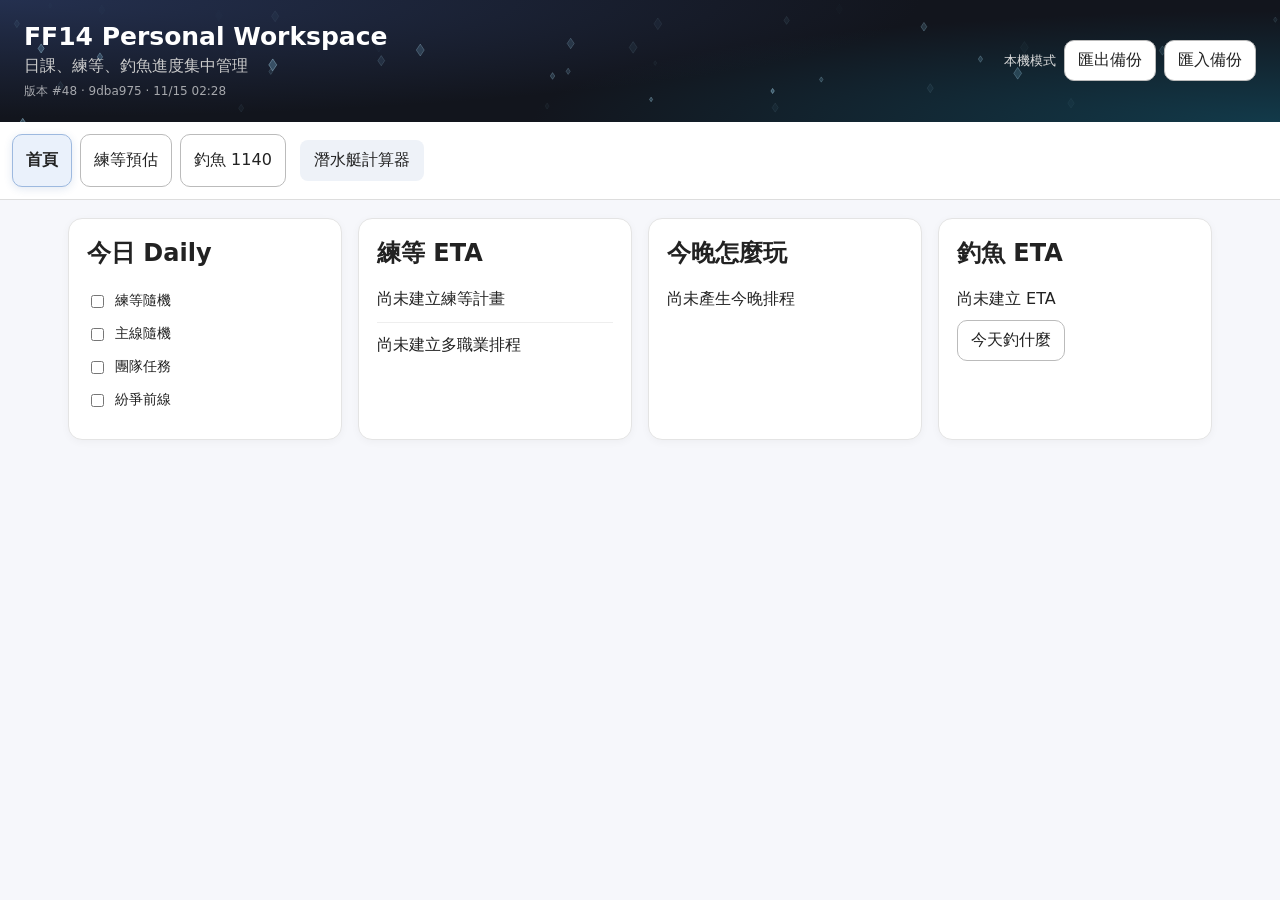
<file: index.html>
<!doctype html>
<html lang="zh-Hant">
<head>
  <meta charset="utf-8">
  <meta name="viewport" content="width=device-width, initial-scale=1">
  <meta name="color-scheme" content="light dark">
  <title>FF14 Personal Workspace</title>
  <script src="version.js?v=9dba975"></script>
  <script defer src="app-version.js?v=9dba975"></script>
  <link rel="stylesheet" href="styles.css?v=9dba975">
  <link rel="stylesheet" href="tonight.css?v=9dba975">
  <link rel="stylesheet" href="fishing-guide.css?v=9dba975">
  <link rel="stylesheet" href="fishing-layout.css?v=9dba975">
  <link rel="stylesheet" href="site-fx.css?v=9dba975">
  <script defer src="site-fx.js?v=9dba975"></script>
  <script src="ff14-config.js?v=9dba975"></script>
  <script src="ff14-data.js?v=9dba975" data-scope="workspace"></script>
<style>.tab-link{display:inline-block;padding:10px 14px;text-decoration:none;color:inherit;border-radius:8px;background:#eef2f8;margin:6px}@media(prefers-color-scheme:dark){.tab-link{background:#303845}}</style>
</head>
<body>
  <header>
    <div><h1>FF14 Personal Workspace</h1><p>日課、練等、釣魚進度集中管理</p></div>
    <div id="sync-box" class="sync-box"><span id="sync-status">本機模式</span><button id="workspace-export" title="下載首頁全部進度（日課、練等、今晚、釣魚）">匯出備份</button><button id="workspace-import" title="用備份檔覆蓋這台裝置的首頁進度">匯入備份</button><button id="sync-token" hidden>同步金鑰</button><input id="workspace-backup-file" type="file" accept="application/json,.json" hidden></div>
  </header>

  <nav>
    <button class="active" data-tab="dashboard">首頁</button>
    <button data-tab="leveling">練等預估</button>
    <button data-tab="fishing">釣魚 1140</button>
    <a class="tab-link" href="submarine.html">潛水艇計算器</a>
  </nav>

  <main>
    <section id="dashboard" class="tab active">
      <div class="grid">
        <article><h2>今日 Daily</h2><div id="daily-list"></div></article>
        <article><h2>練等 ETA</h2><div id="level-summary"></div><hr><div id="level-multi-summary"></div></article>
        <article><h2>今晚怎麼玩</h2><div id="tonight-summary"></div></article>
        <article><h2>釣魚 ETA</h2><div id="fish-summary"></div><div style="margin-top:10px"><button type="button" onclick="document.querySelector('nav button[data-tab=&quot;fishing&quot;]')?.click();setTimeout(()=>{window.renderTodayFishingMap?.();document.querySelector('.fish-today-card')?.scrollIntoView({behavior:'smooth',block:'start'})},30)">今天釣什麼</button></div></article>
      </div>
    </section>

    <section id="leveling" class="tab">
      <article>
        <h2>單職業快速估算</h2>
        <div class="row">
          <label>職業 <input id="job-name" value="武僧"></label>
          <label>目前等級 <input id="level-current" type="number" min="1" max="99" value="65"></label>
          <label>目前 EXP <input id="level-exp" type="number" min="0" value="0"></label>
          <label>目標等級 <input id="level-target" type="number" min="2" max="100" value="71"></label>
        </div>
        <label class="inline-check"><input id="level-use-remaining" type="checkbox" checked> 今天已經勾掉的 Daily 不再計入今天</label>
        <p class="hint">每日隨機 EXP 並不是固定數字：獎勵會依角色等級與抽到的內容變動，所以工具用比例做逐日／逐級模擬；之後可再加入你的個人實測校正。</p>
        <div id="roulette-config"></div>
        <button id="calc-level">計算</button>
        <div id="level-result" class="result"></div>
      </article>

      <article class="scheduler-card">
        <div class="section-head">
          <div>
            <h2>多職業練等排程</h2>
            <p class="hint">每個 Daily 一天只能領一次，所以排程會真的把它分配給不同職業，而不是每個職業都各吃一套。上到下就是集中練模式的優先順序。</p>
          </div>
          <button id="add-level-job">＋ 新增職業</button>
        </div>
        <div id="level-jobs"></div>

        <h3>排程設定</h3>
        <div class="row">
          <label>Daily 分配方式
            <select id="multi-mode"><option value="focus">集中練：先把上面的職業練完</option><option value="round">輪替：日隨在未完成職業間輪流分配</option></select>
          </label>
          <label>每天額外刷幾本副本 <input id="multi-dungeon-runs" type="number" min="0" max="20" value="0"></label>
        </div>
        <div class="row">
          <label class="inline-check"><input id="multi-use-remaining" type="checkbox" checked> 今天已完成的 Daily 不再計入</label>
          <label class="inline-check"><input id="multi-use-dungeon-exp" type="checkbox" checked> 額外副本使用實際 Base EXP 模型</label>
        </div>
        <p class="hint">同一等級的普通戰鬥職需要的升級 EXP 相同；真正會影響規劃的是目前等級/EXP、兵裝加成、一天有限的 Daily 分配，以及你願意額外刷幾本。角色欄與平均排隊時間會直接拿去算今晚時間成本。</p>

        <div class="section-head">
          <div><h3>副本 EXP 資料</h3><p class="hint">副本階梯使用完整練等副本清單；Wiki 有 Base EXP 實值就採用，缺少的數字則明確標示估算。</p></div>
          <button id="refresh-dungeon-exp">更新副本 EXP</button>
        </div>
        <div id="dungeon-exp-status" class="muted">尚未讀取副本 EXP</div>
        <div id="dungeon-exp-preview" tabindex="0" role="region" aria-label="副本 EXP 資料表"></div>
        <p class="muted">兵裝加成只套在副本本體 EXP：Lv1–89 +100%、Lv90–99 +50%（前提是該職業低於你最高戰鬥職）。Duty Roulette 的每日 Bonus 不吃兵裝加成。休息加成、食物與部隊效果目前先不算，ETA 會稍微保守。</p>

        <button id="calc-multi-level">計算多職業排程</button>
        <div id="multi-level-result" class="result"></div>
      </article>

      <article class="scheduler-card">
        <div class="section-head">
          <div>
            <h2>今晚排程器</h2>
            <p class="hint">給一個今晚可玩的時間，它會把剩下的 Daily、排隊時間、額外刷本與排隊釣魚一起算進去，優先塞進比較值得的項目。</p>
          </div>
        </div>
        <div class="row">
          <label>今晚可玩幾分鐘 <input id="tonight-minutes" type="number" min="10" max="600" value="120"></label>
          <label>模式
            <select id="tonight-mode"><option value="chill">🛌 今天只想混</option><option value="balanced" selected>⚖️ 平衡</option><option value="grind">🔥 今天要肝</option></select>
          </label>
          <label>今晚主要練誰 <select id="tonight-focus-job"></select></label>
          <label>排隊釣魚速度（種/小時） <input id="tonight-fish-rate" type="number" min="0" max="200" step="1" value="10"></label>
        </div>
        <div class="row">
          <label>最多額外刷幾本副本 <input id="tonight-dungeon-limit" type="number" min="0" max="20" value="2"></label>
          <label>一本文本體時間 min <input id="tonight-dungeon-minutes" type="number" min="5" max="90" value="20"></label>
        </div>
        <details class="tonight-settings">
          <summary>調整各 Daily 的平均時間 / 想打程度</summary>
          <p class="hint">本體時間不含排隊；排隊取職業列裡的「平均排隊 min」。想打程度 0–100 只影響平衡 / 混模式排序，不會改 EXP。</p>
          <div id="tonight-activity-settings"></div>
        </details>
        <button id="calc-tonight">幫我排今晚</button>
        <div id="tonight-result" class="result"></div>
      </article>
    </section>

    <section id="fishing" class="tab">
      <div id="fish-onboarding" class="fish-onboard" hidden>
        <div class="fish-onboard-head">
          <div><h2>第一次使用？三步就能開始</h2><p class="hint">資料只存在這個瀏覽器，不用註冊。記得偶爾按右上角「匯出備份」。</p></div>
          <button type="button" id="fish-onboard-close" class="fish-ghost">知道了，收起來</button>
        </div>
        <ol class="fish-onboard-steps">
          <li><strong>匯入已經釣到的魚</strong><span>到 <a href="https://fish.ffmomola.com/" target="_blank" rel="noreferrer">魚糕</a> 匯出已釣紀錄（JSON 檔），再從這裡匯入。沒用魚糕也可以，之後在魚清單上自己勾。</span><button type="button" class="fish-primary" data-fish-onboard="import">匯入魚糕 JSON</button></li>
          <li><strong>看「今天釣什麼」</strong><span>選這次能玩多久，它會挑出現在最值得去的地圖和釣點，正在開窗的魚優先。</span><button type="button" data-fish-onboard="today">跳到今天釣什麼</button></li>
          <li><strong>選地圖，照著釣</strong><span>在「掃圖導航」選好地圖，下面會列出那裡還沒釣到的魚、推薦魚餌、時間和天氣。</span><button type="button" data-fish-onboard="map">跳到掃圖導航</button></li>
        </ol>
      </div>

      <article class="fish-progress-card">
        <div class="fish-card-head">
          <h2>輝煌釣竿進度</h2>
          <button type="button" id="fish-onboard-open" class="fish-ghost fish-small">怎麼用？</button>
        </div>
        <div class="row">
          <label>目前圖鑑魚種 <input id="fish-count" type="number" min="0" value="" placeholder="例：300"></label>
          <label>目標 <input id="fish-target" type="number" min="1" value="1140"></label>
        </div>
        <div class="row fish-progress-actions">
          <button id="import-fishcake" class="fish-primary">匯入魚糕 JSON</button>
          <button id="save-fish">記錄今天</button>
          <button id="export-fishcake">匯出成魚糕格式</button>
          <input id="fishcake-file" type="file" accept="application/json,.json" hidden>
        </div>
        <div id="fish-result" class="result"></div>
        <div id="fish-import-status" class="hint">支援魚糕匯出的 JSON（<code>{"completed":[…]}</code>）。重複匯入只會補上新釣到的魚，不會刪掉已經勾的。「記錄今天」會存下今天的數量，累積幾天後就能估算還要多久。</div>

        <details class="fish-history-box">
          <summary>每日紀錄</summary>
          <div id="fish-history"></div>
        </details>
      </article>

      <div id="fish-today-slot" class="fish-today-slot"></div>
      <details id="fish-more-tools" class="fish-more-tools">
        <summary>沒有限時魚的時候：去哪張圖清最多一般魚</summary>
        <div id="fish-more-tools-body"></div>
      </details>

      <article class="fish-explore-card">
        <div class="section-head">
          <div><h3 id="fish-explore-title">掃圖導航</h3><p class="hint">依地區 → 地圖 → 釣點，列出你還沒釣到的魚。「釣過沒」以匯入的魚糕紀錄和你手動勾選為準。</p></div>
          <button id="refresh-fish-data">更新外部魚資料</button>
        </div>
        <div id="fish-catalog-status" class="muted">正在讀取魚資料…</div>
        <div class="filter-bar">
          <label class="inline-check"><input id="fish-only-missing" type="checkbox" checked> 只看未記錄</label>
          <label class="inline-check"><input id="fish-hide-big" type="checkbox" checked> 隱藏魚王</label>
          <label class="inline-check"><input id="fish-include-spear" type="checkbox" checked> 包含刺魚</label>
          <label class="inline-check"><input id="fish-hide-skipped" type="checkbox" checked> 隱藏先跳過</label>
          <input id="fish-search" type="search" placeholder="搜尋魚／地區／釣點">
        </div>
        <div id="fish-map-summary" class="result"></div>

        <div class="section-head">
          <div><h3>魚餌／釣法／秒數</h3><p class="hint">選好地圖或釣點後，這裡會列出推薦魚餌、以小釣大路線、! / !! / !!!、提鉤方式、ET 時間與天氣。</p></div>
          <button id="refresh-fish-methods">更新釣法資料</button>
        </div>
        <div id="fish-method-status" class="muted fish-method-status-note">尚未讀取釣法資料</div>
        <div class="bait-toolbar">
          <label class="inline-check"><input id="fish-bait-only-required" type="checkbox"> 購物清單只看「已確認萬能餌不可用」</label>
        </div>
        <div id="fish-bait-summary" class="result"><span class="muted">先選地圖或釣點，再自動顯示該範圍的魚餌／釣法。</span></div>
        <div id="fish-bait-list"></div>
        <p class="fish-method-source">「推薦餌」不等於「萬能餌一定不能用」。每隻魚可自行標成萬能餌可用／不可用／未確認；不可用與未確認才會進準備清單。取得方式按鈕會解析餌的 Item ID 後開 Teamcraft 資料頁。</p>

        <div id="fish-catalog"></div>
      </article>
    </section>
  </main>

  <script src="fishing-shared.js?v=9dba975"></script>
  <script src="app.js?v=9dba975"></script>
  <script src="fishing-catalog.js?v=9dba975"></script>
  <script src="fishing-progress.js?v=9dba975"></script>
  <script src="fishing-browse.js?v=9dba975"></script>
  <script src="fishing-guide.js?v=9dba975"></script>
  <script src="leveling.js?v=9dba975"></script>
  <script src="tonight.js?v=9dba975"></script>
  <script src="workspace-data.js?v=9dba975"></script>
  <script src="tc-terms.js?v=9dba975"></script>
  <script src="fishing-map.js?v=9dba975"></script>
  <script src="fishing-window.js?v=9dba975"></script>
  <script src="fishing-recommend.js?v=9dba975"></script>
  <script src="fishing-session-route.js?v=9dba975"></script>
  <script src="fishing-session-route-map.js?v=9dba975"></script>
</body>
</html>
</file>
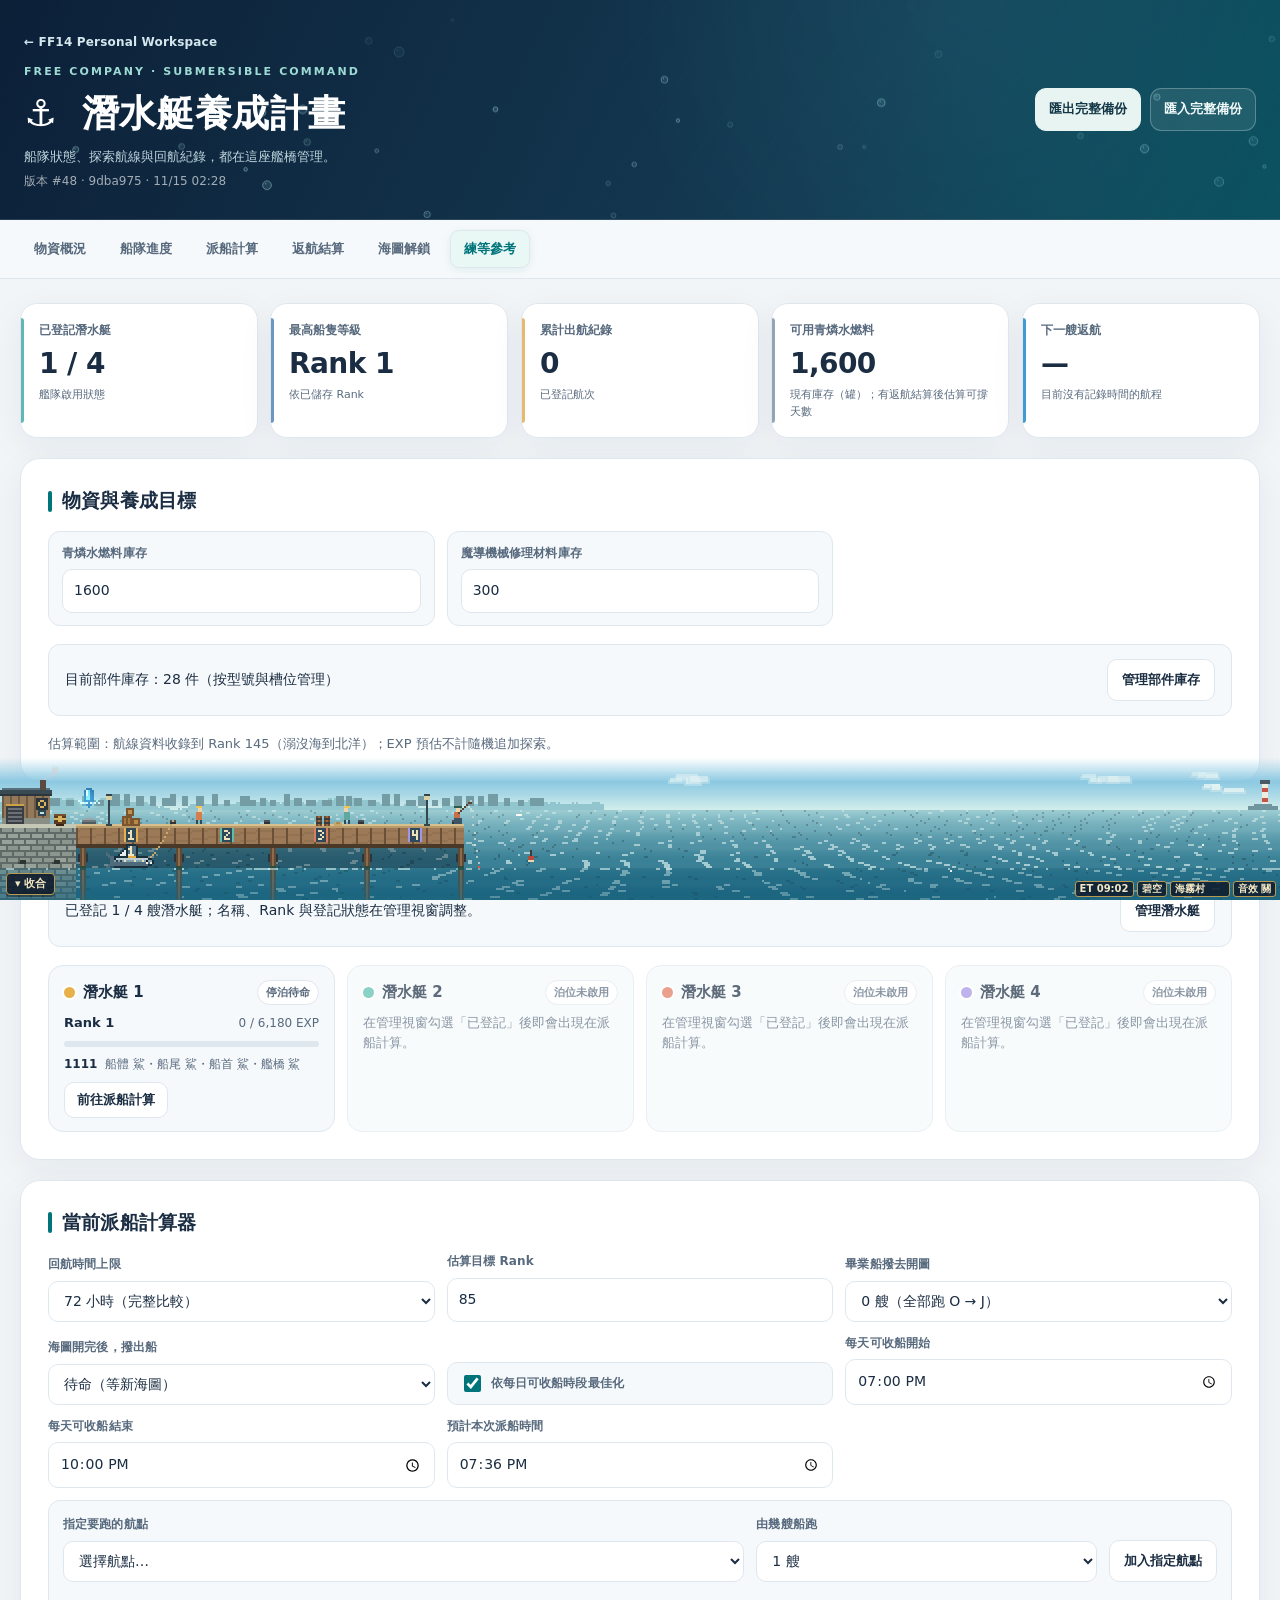
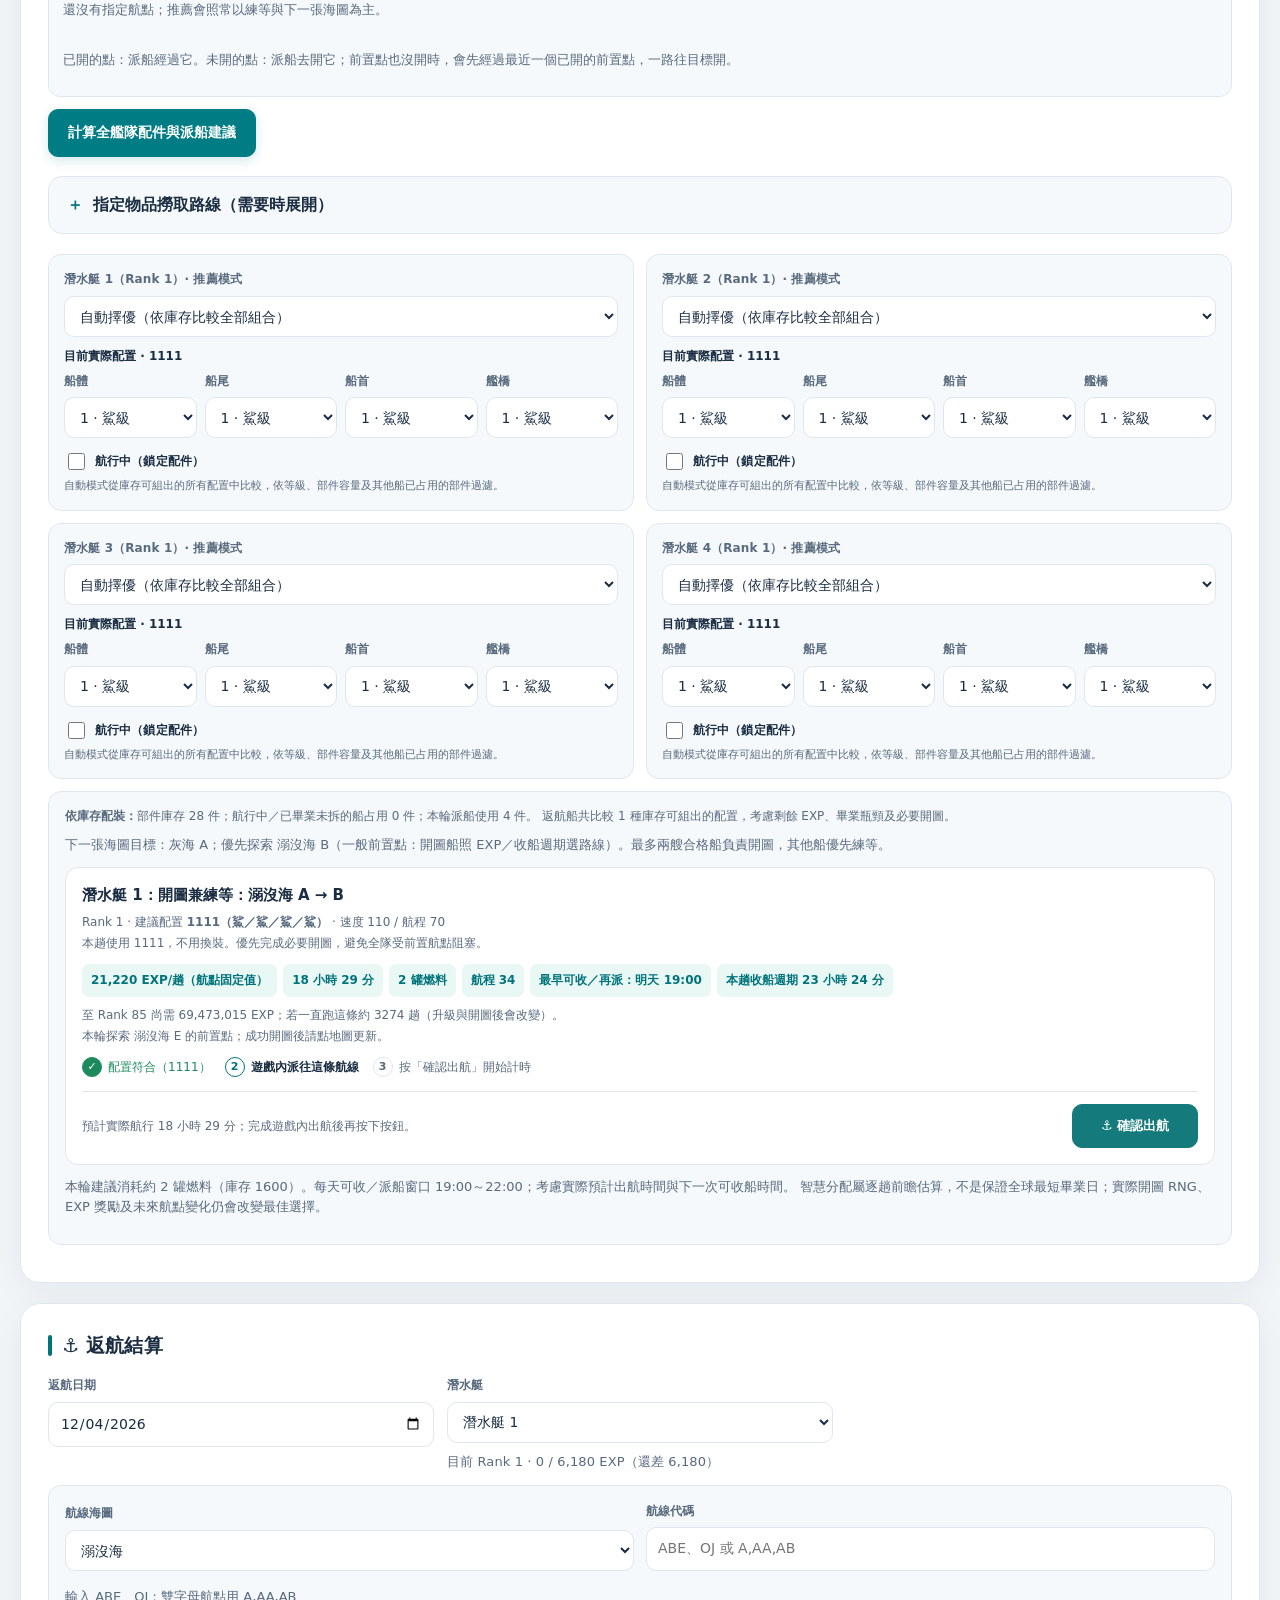
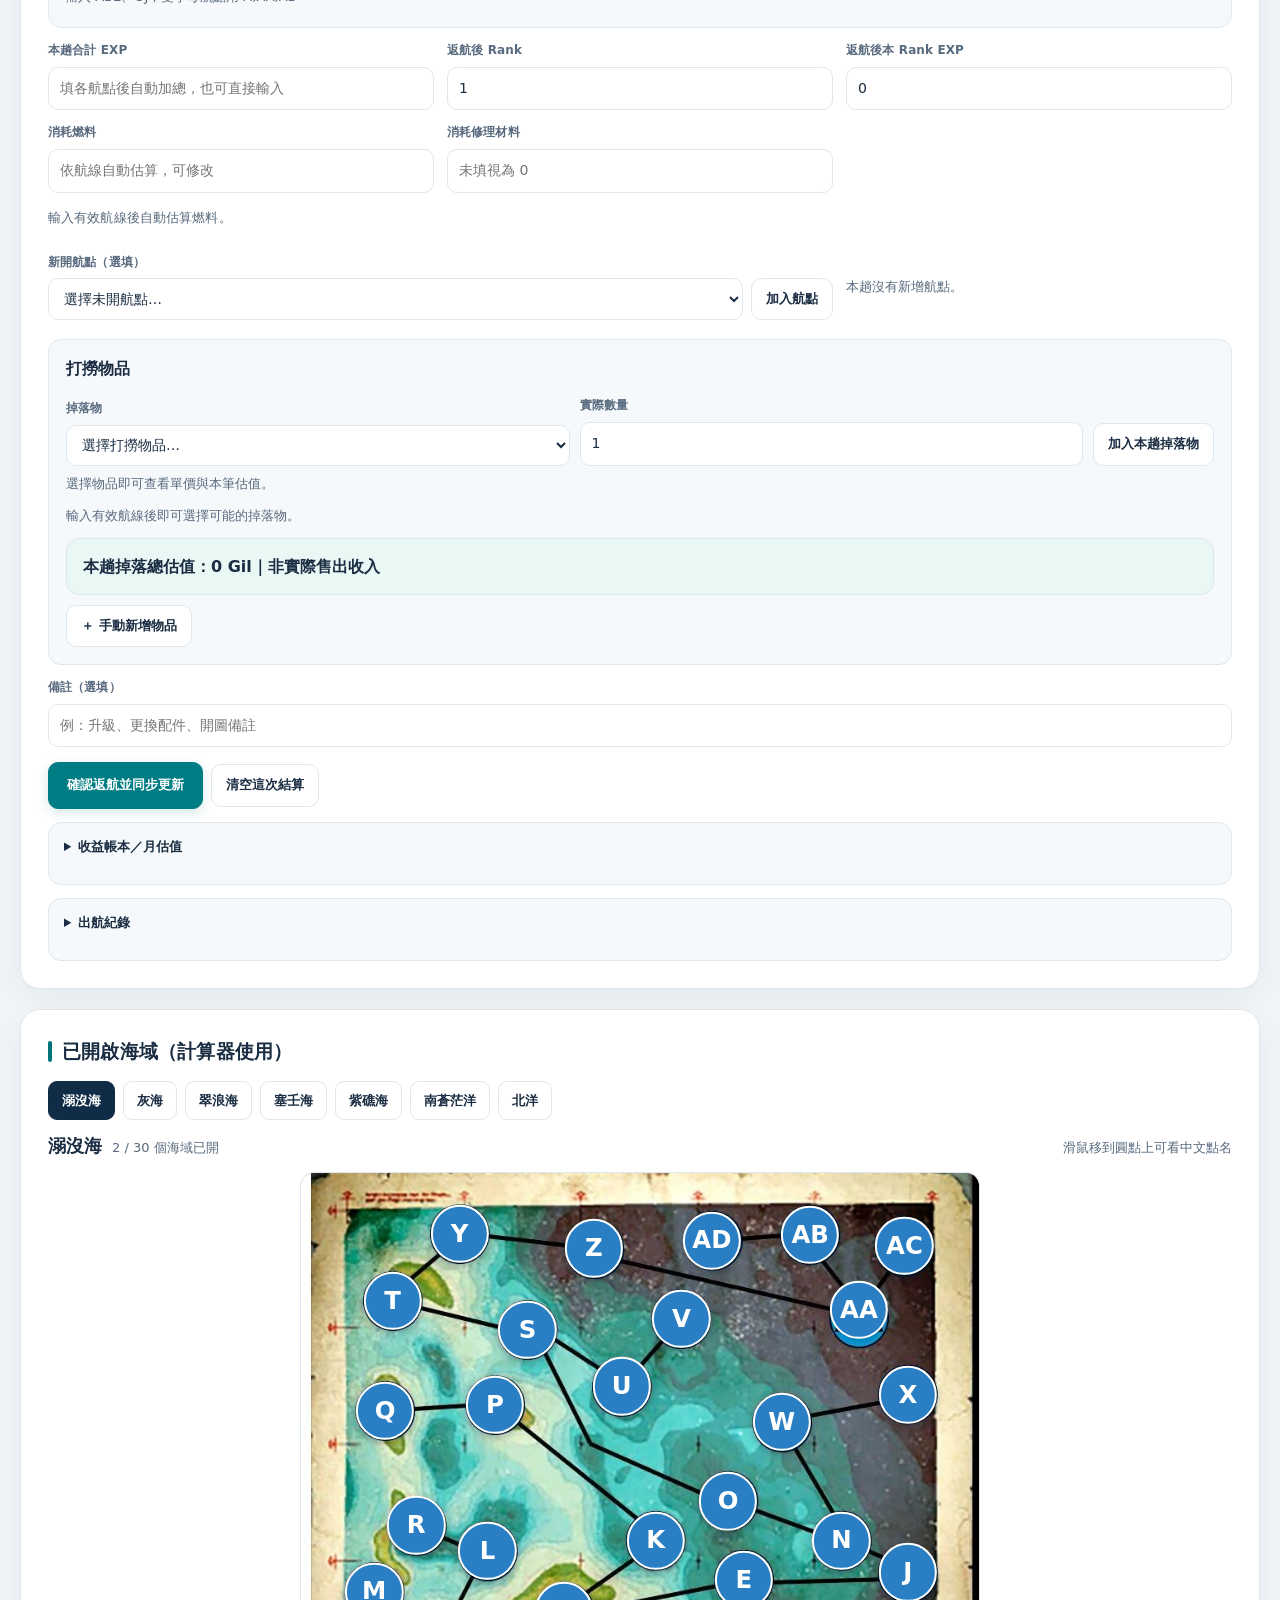
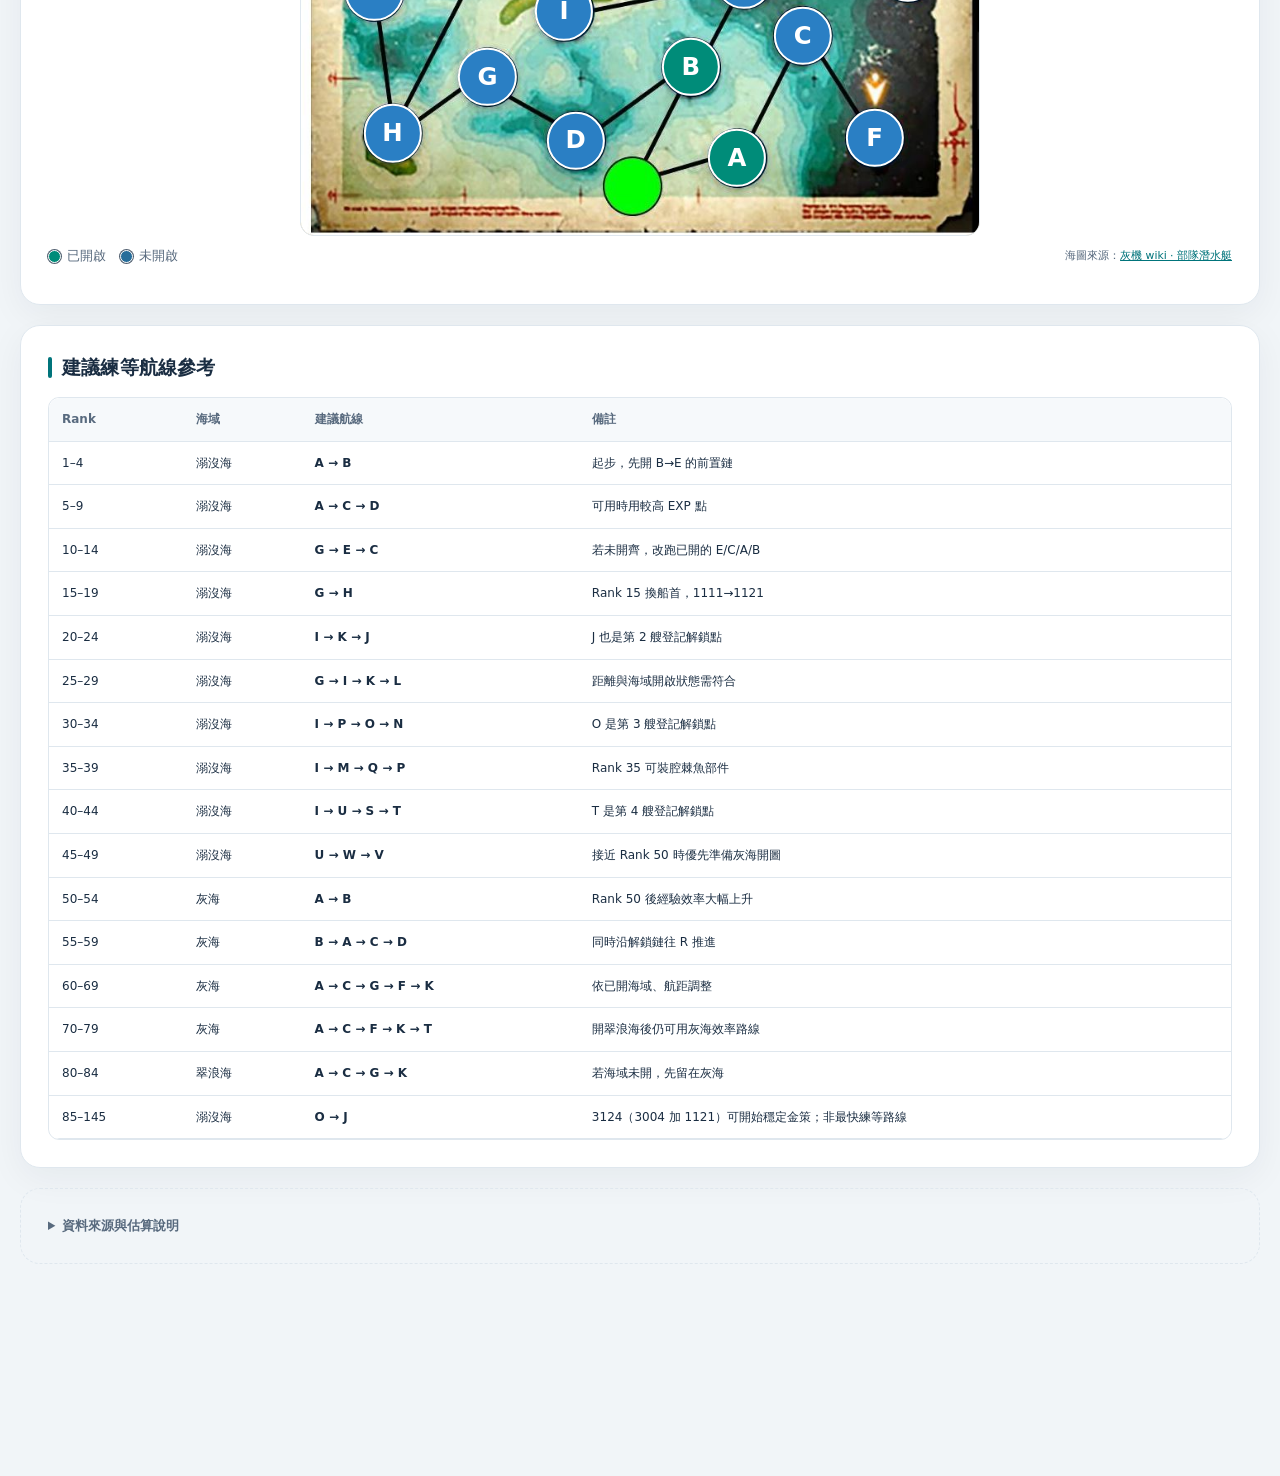
<file: submarine.html>
<!doctype html>
<html lang="zh-Hant">
<head>
  <meta charset="utf-8">
  <meta name="viewport" content="width=device-width, initial-scale=1">
  <meta name="color-scheme" content="light dark">
  <title>FF14 潛水艇養成計畫</title>
  <script src="version.js?v=9dba975"></script>
  <script defer src="app-version.js?v=9dba975"></script>
  <link rel="stylesheet" href="submarine.css?v=9dba975">
  <link rel="stylesheet" href="submarine-ui.css?v=9dba975">
  <link rel="stylesheet" href="submarine-harbor.css?v=9dba975">
  <link rel="stylesheet" href="submarine-harbor-scene.css?v=9dba975">
  <link rel="stylesheet" href="submarine-harbor-link.css?v=9dba975">
  <link rel="stylesheet" href="submarine-fx.css?v=9dba975">
  <link rel="stylesheet" href="submarine-fold.css?v=9dba975">
  <link rel="stylesheet" href="submarine-bridge.css?v=9dba975">
</head>
<body>
  <header>
    <div class="header-copy">
      <a class="back" href="index.html">← FF14 Personal Workspace</a>
      <span class="eyebrow">FREE COMPANY · SUBMERSIBLE COMMAND</span>
      <h1>⚓ 潛水艇養成計畫</h1>
      <p class="hero-subtitle">船隊狀態、探索航線與回航紀錄，都在這座艦橋管理。</p>
      
    </div>
    <div class="toolbar">
      <button id="export-data" type="button">匯出完整備份</button>
      <button id="import-data-button" type="button">匯入完整備份</button>
      <input id="import-data" type="file" accept="application/json,.json" hidden>
    </div>
  </header>
  <nav class="bridge-nav-wrap" aria-label="潛水艇功能快速導覽"><div class="bridge-nav">
    <a href="#overview-panel">物資概況</a>
    <a href="#fleet-panel">船隊進度</a>
    <a href="#calculator-panel">派船計算</a>
    <a href="#return-settlement">返航結算</a>
    <a href="#sector-panel">海圖解鎖</a>
    <a href="#routes-panel">練等參考</a>
  </div></nav>
  <main>
    <section class="ops-overview" aria-label="船隊即時概況">
      <div class="ops-metric"><span class="ops-metric-label">已登記潛水艇</span><strong class="ops-metric-value" id="ui-active-ships">—</strong><span class="ops-metric-note">艦隊啟用狀態</span></div>
      <div class="ops-metric"><span class="ops-metric-label">最高船隻等級</span><strong class="ops-metric-value" id="ui-max-rank">—</strong><span class="ops-metric-note">依已儲存 Rank</span></div>
      <div class="ops-metric"><span class="ops-metric-label">累計出航紀錄</span><strong class="ops-metric-value" id="ui-voyages">—</strong><span class="ops-metric-note">已登記航次</span></div>
      <div class="ops-metric"><span class="ops-metric-label">可用青燐水燃料</span><strong class="ops-metric-value" id="ui-fuel">—</strong><span class="ops-metric-note" id="ui-fuel-note">現有庫存（罐）</span></div>
      <a class="ops-metric ops-metric-link" id="ui-next-return-card" href="#fleet-panel"><span class="ops-metric-label">下一艘返航</span><strong class="ops-metric-value" id="ui-next-return">—</strong><span class="ops-metric-note" id="ui-next-return-note">目前沒有記錄時間的航程</span></a>
    </section>
    <section class="panel" id="overview-panel">
      <h2>物資與養成目標</h2>
      
      <div class="stock-grid">
        <label>青燐水燃料庫存 <input id="fuel-stock" type="number" min="0" step="1"></label>
        <label>魔導機械修理材料庫存 <input id="repair-stock" type="number" min="0" step="1"></label>
      </div>
      <div class="inventory-launch">
        <span id="parts-inventory-summary">部件庫存尚未載入</span>
        <button id="open-inventory" type="button">管理部件庫存</button>
      </div>
      <div id="estimate"></div>
      
    </section>

    <section class="panel" id="fleet-panel">
      <div class="section-title"><div><h2>船隊進度</h2></div></div>
      <div class="inventory-launch">
        <span id="fleet-summary"></span>
        <button type="button" data-open-inventory>管理潛水艇</button>
      </div>
      <div id="fleet-cards" class="fleet-cards" aria-live="off"></div>
    </section>
    <dialog id="sub-inventory-dialog" class="sub-inventory-dialog" aria-labelledby="sub-inventory-title">
      <div class="inventory-dialog-shell">
        <div class="inventory-dialog-header">
          <div><span class="eyebrow">FLEET · PARTS</span><h2 id="sub-inventory-title">潛水艇與部件庫存</h2></div>
          <button type="button" id="close-inventory" aria-label="關閉視窗">關閉</button>
        </div>
        <div class="inventory-dialog-body">
          <section class="inventory-dialog-section">
            <h3>潛水艇狀態</h3>
            <div id="fleet" class="fleet-grid"></div>
          </section>
          <section class="inventory-dialog-section">
            <h3>部件庫存</h3>
            <p class="hint">依部件型號與船體、船尾、船首、艦橋分別登記件數。</p>
            <div id="part-inventory"></div>
            <div id="part-buildable" class="part-buildable"></div>
          </section>
        </div>
      </div>
    </dialog>

    <section class="panel" id="calculator-panel">
      <h2>當前派船計算器</h2>
      
      <div class="calc-controls">
        <label>回航時間上限
          <select id="calc-hours"><option value="24">24 小時</option><option value="36">36 小時</option><option value="48">48 小時</option><option value="50">50 小時</option><option value="52">52 小時</option><option value="72" selected>72 小時（完整比較）</option></select>
        </label>
        <label>估算目標 Rank <input id="calc-target-rank" type="number" min="2" max="145" value="85"></label>
        <label>畢業船撥去開圖 <select id="calc-explorers"><option value="0" selected>0 艘（全部跑 O → J）</option><option value="1">1 艘</option><option value="2">2 艘</option><option value="3">3 艘</option><option value="4">4 艘</option></select></label>
        <label>海圖開完後，撥出船 <select id="calc-explore-mode"><option value="next" selected>待命（等新海圖）</option><option value="balanced">開剩餘航點・兼顧 EXP</option><option value="gil">開剩餘航點・兼顧 Gil</option><option value="frontier">開剩餘航點・只管開圖</option></select></label>
        <label class="build-check"><input id="daily-pickup" type="checkbox" checked>依每日可收船時段最佳化</label>
        <label>每天可收船開始 <input id="pickup-start" type="time" value="19:00"></label>
        <label>每天可收船結束 <input id="pickup-end" type="time" value="22:00"></label>
        <label>預計本次派船時間 <input id="calc-departure-time" type="time" value="19:00"></label>
        <div class="pin-planner">
          <div class="pin-planner-controls">
            <label>指定要跑的航點 <select id="pin-sector"><option value="">載入航點…</option></select></label>
            <label>由幾艘船跑 <select id="pin-ships"><option value="1" selected>1 艘</option><option value="2">2 艘（同一處多一次開圖機會）</option></select></label>
            <button id="pin-add" type="button">加入指定航點</button>
          </div>
          <div id="pin-list" class="pin-list"></div>
          <small class="hint">已開的點：派船經過它。未開的點：派船去開它；前置點也沒開時，會先經過最近一個已開的前置點，一路往目標開。</small>
        </div>
        <button id="calc-routes" type="button">計算全艦隊配件與派船建議</button>
        
      </div>
      <details class="item-planner">
        <summary>指定物品撈取路線（需要時展開）</summary>
        <div class="item-planner-body">
        <div class="item-planner-controls">
          <label>搜尋物品（中文或英文） <input id="target-item-search" type="search" placeholder="輸入名稱篩選…" autocomplete="off"></label>
          <label>想撈取的物品 <select id="target-item"><option value="">載入物品資料…</option></select></label>
          <label>航程上限 <select id="target-item-hours"><option value="24">24 小時</option><option value="48">48 小時</option></select></label>
          <button id="calc-item-routes" type="button">推薦高收益路線</button>
        </div>
        <div id="item-route-result" class="result" aria-live="polite"><p class="hint">從物品清單選擇目標，搜尋已開海域內的高預期掉落路線。</p></div>
        <p class="hint">掉落資料來自 <a href="https://github.com/saerielle/submersible-loot-db" target="_blank" rel="noreferrer">Submersible Loot DB</a> 社群回報；目前採用高觀測力掉落率與 normal 組平均數量作估值，非保證掉落。</p>
        </div>
      </details>
      <div id="ship-builds" class="build-grid"></div>
      <div id="calc-result" class="result">載入海域資料後即可計算；開放點預設只有溺沒海 A、B。</div>
      
    </section>

    <section class="panel" id="return-settlement">
      <div class="section-title">
        <div>
          <h2>⚓ 返航結算</h2>
          
        </div>
      </div>
      <p id="settle-prefill-note" class="settle-prefill-note" role="status" hidden></p>
      <div class="settlement-form" id="settle-form">
        <label>返航日期 <input id="settle-date" type="date" required></label>
        <label>潛水艇
          <select id="settle-ship">
            <option value="1">潛水艇 1</option><option value="2">潛水艇 2</option>
            <option value="3">潛水艇 3</option><option value="4">潛水艇 4</option>
          </select>
          <small id="settle-ship-progress" class="hint" aria-live="polite"></small>
        </label>
        <div class="settle-route-select">
          <label>航線海圖 <select id="loot-map"><option value="1">溺沒海</option><option value="2">灰海</option><option value="3">翠浪海</option><option value="4">塞壬海</option><option value="5">紫礁海</option><option value="6">南蒼茫洋</option><option value="7">北洋</option></select></label>
          <label>航線代碼 <input id="loot-route-input" type="text" maxlength="30" placeholder="ABE、OJ 或 A,AA,AB" autocomplete="off" autocapitalize="characters" spellcheck="false"></label>
          <div class="settle-route-summary" id="loot-points" aria-live="polite"></div>
          <input id="settle-route" type="hidden" value="">
        </div>
        <div class="settle-exp-points" id="settle-exp-points" hidden></div>
        <label>本趟合計 EXP <input id="settle-gain" type="number" min="0" step="1" placeholder="填各航點後自動加總，也可直接輸入"></label>
        <label>返航後 Rank <input id="settle-rank" type="number" min="1" max="145" step="1" required></label>
        <label>返航後本 Rank EXP <input id="settle-exp" type="number" min="0" step="1" required></label>
        <p id="settle-after" class="hint settle-after" aria-live="polite"></p>
        <label>消耗燃料 <input id="settle-fuel" type="number" min="0" step="1" placeholder="依航線自動估算，可修改"><small id="settle-fuel-info" class="hint">輸入航線後自動估算燃料。</small></label>
        <label>消耗修理材料 <input id="settle-repair" type="number" min="0" step="1" placeholder="未填視為 0"></label>
        <label class="settle-sector-field">新開航點（選填）
          <span class="settle-sector-picker">
            <select id="settle-sector-picker" aria-label="選擇新開的航點"><option value="">載入航點中…</option></select>
            <button id="settle-sector-add" type="button">加入航點</button>
          </span>
        </label>
        <div class="settle-chips" id="settle-sector-chips" aria-live="polite">本趟沒有新增航點。</div>
        <div class="settle-loot-section">
          <h3>打撈物品</h3>
          
          <div class="row">
            <label>掉落物 <select id="loot-select-item"><option value="">請先選擇航點</option></select></label>
            <label>實際數量 <input id="loot-selected-qty" type="number" min="1" step="1" value="1"></label>
            <button id="loot-add-selected" type="button">加入本趟掉落物</button>
          </div>
          <p id="loot-price-preview" class="hint" aria-live="polite">選擇物品即可查看單價與本筆估值。</p>
          <p id="loot-candidates" class="hint"></p>
          <p id="loot-select-status" class="hint" role="status"></p>
          <div id="voyage-loot-rows"></div>
          <p id="voyage-loot-total" class="result" aria-live="polite">本趟掉落總估值：0 Gil</p>
          <button id="voyage-add-item" type="button">＋ 手動新增物品</button>
        </div>

        <label class="settle-wide">備註（選填）<input id="settle-note" placeholder="例：升級、更換配件、開圖備註"></label>
      </div>
      <div class="row">
        <button id="settle-save" class="primary-action" type="button">確認返航並同步更新</button>
        <button id="settle-reset" type="button">清空這次結算</button>
      </div>
      
      <div class="settle-status" id="settle-status" role="status" aria-live="polite"></div>
      <details id="ledger-details" class="settlement-history">
        <summary>收益帳本／月估值</summary>
        
        <label>月份 <input id="ledger-month" type="month"></label>
        <div id="ledger-summary" class="result"></div>
        <div class="table-wrap" id="ledger-rows"></div>
        <div class="row">
          <label>物品名稱 <input id="ledger-price-name" placeholder="例如打撈物"></label>
          <label>每件 Gil <input id="ledger-price-value" type="number" value="0" min="0" step="1"></label>
          <button type="button" id="ledger-price-save">儲存單價</button>
        </div>
        <p id="ledger-price-status" class="hint"></p>
        <section class="ledger-insights" aria-label="收益與航線分析">
          <h3>近 6 個月打撈估值</h3>
          <div id="ledger-trend"></div>
          <h3>航線實測效率</h3>
          <div id="route-efficiency" class="table-wrap"></div>
        </section>
        <div class="market-prices">
          <h3>材料市價（Universalis）</h3>
          
          <div class="row"><label>查價伺服器
            <select id="market-world">
              <option value="陸行鳥">陸行鳥資料中心</option><option value="4028">伊弗利特</option>
              <option value="4029">迦樓羅</option><option value="4030">利維坦</option>
              <option value="4031">鳳凰</option><option value="4032">奧汀</option>
              <option value="4033">巴哈姆特</option><option value="4034">拉姆</option><option value="4035">泰坦</option>
            </select></label>
            <button id="market-refresh" type="button">更新材料市價</button>
          </div>
          <p id="market-status" class="hint" role="status"></p>
          <div id="market-items" class="market-items"></div>
          
        </div>
      </details>
      <details class="settlement-history">
        <summary>出航紀錄</summary>
        <div id="log-summary" class="result"></div>
        <div class="table-wrap" id="log-table"></div>
      </details>
    </section>

    <section class="panel" id="sector-panel">
      <h2>已開啟海域（計算器使用）</h2>
      
      <div id="sector-unlocks" class="sector-unlocks"></div>
    </section>

    <section class="panel" id="routes-panel">
      <h2>建議練等航線參考</h2>
      
      <div class="table-wrap" tabindex="0" role="region" aria-label="建議練等航線表"><table>
        <thead><tr><th>Rank</th><th>海域</th><th>建議航線</th><th>備註</th></tr></thead>
        <tbody id="route-table"></tbody>
      </table></div>
    </section>

    <details class="panel sources">
      <summary>資料來源與估算說明</summary>
      <ul>
        <li><a href="https://github.com/shambarick/mogship-core" target="_blank" rel="noreferrer">海域／Rank 計算資料（MIT；本工具採用海圖 1–3，需附授權）</a></li>
        <li><a href="https://nettoge.com/ff14-submarine-routes/" target="_blank" rel="noreferrer">Rank 區間練等與 O→J 路線（2026-09 更新）</a></li>
        <li><a href="https://nettoge.com/words/ff14/submarine-rank/" target="_blank" rel="noreferrer">Rank 解鎖、累計經驗與配件門檻</a></li>
        <li><a href="https://submarine.girin.dev/en/guide/unlock-route/" target="_blank" rel="noreferrer">海圖解鎖順序與跨海域門檻</a></li>
        <li><a href="https://github.com/Infiziert90/SubmarineTracker" target="_blank" rel="noreferrer">SubmarineTracker（海圖 4–7 航距公式與解鎖前置）</a></li>
        <li><a href="https://github.com/Infiziert90/FFXIVGachaSpreadsheet" target="_blank" rel="noreferrer">FFXIVGachaSpreadsheet（打撈物品統計）</a></li>
        <li><a href="https://ff14.huijiwiki.com/wiki/%E9%83%A8%E9%98%9F%E6%BD%9C%E6%B0%B4%E8%89%87" target="_blank" rel="noreferrer">灰機 wiki 部隊潛水艇（海圖底圖、海圖 4–7 掉落表）</a></li>
        <li><a href="https://eu.finalfantasyxiv.com/lodestone/topics/detail/0004e37e08808a84652bcbf942f8ac40cfea7e12" target="_blank" rel="noreferrer">官方潛水艇與燃料說明</a></li>
      </ul>
      <p class="hint">資料儲存在此瀏覽器；建議定期匯出完整備份。路線與時間為估算，實際以遊戲為準。</p>
    </details>
  </main>
  <!-- Ambient shoreline: one shallow sea with four berths; no separate panel. -->
  <aside id="mini-harbor" aria-label="毛線球海運動態碼頭">
    <div class="harbor-sea" aria-hidden="true"></div>
    <div class="harbor-quay" aria-hidden="true"></div>
    <div class="harbor-yard-props" aria-hidden="true">
      <span class="harbor-boathouse"><span></span></span>
      <span class="harbor-crate a"></span><span class="harbor-crate b"></span><span class="harbor-crate c"></span>
      <span class="harbor-worker"><span class="helmet"></span><span class="vest"></span><span class="legs"></span></span>
      <span class="harbor-worker second"><span class="helmet"></span><span class="vest"></span><span class="legs"></span></span>
    </div>
    <!-- A continuous service quay with four open-ended finger berths. -->
    <div class="harbor-slips" aria-hidden="true">
      <span class="harbor-slip-wall" style="left:18%"></span>
      <span class="harbor-slip-wall" style="left:38.5%"></span>
      <span class="harbor-slip-wall" style="left:59%"></span>
      <span class="harbor-slip-wall" style="left:79.5%"></span>
      <span class="harbor-slip-wall" style="left:100%"></span>
      <span class="harbor-berth-number" style="left:28.25%">01</span>
      <span class="harbor-berth-number" style="left:48.75%">02</span>
      <span class="harbor-berth-number" style="left:69.25%">03</span>
      <span class="harbor-berth-number" style="left:89.75%">04</span>
    </div>
    <span class="harbor-lamp" style="left:calc(var(--dock-width) * .22)" aria-hidden="true"><span class="harbor-lamp-glow"></span></span>
    <span class="harbor-lamp" style="left:calc(var(--dock-width) * .91)" aria-hidden="true"><span class="harbor-lamp-glow"></span></span>
    <div class="harbor-goal" aria-hidden="true"><span class="harbor-goal-mark"></span></div>
    <div id="harbor-ambient" class="harbor-ambient" aria-hidden="true"></div>
    <div id="harbor-fleet" class="harbor-fleet" role="group" aria-label="四艘潛水艇的碼頭位置"></div>
    <span id="harbor-clock" class="harbor-screenreader" aria-live="off"></span>
  </aside>
  <div id="harbor-tooltip" class="harbor-tooltip" role="tooltip" hidden></div>
  <script src="ff14-config.js?v=9dba975"></script>
  <script src="ff14-data.js?v=9dba975" data-scope="submarine"></script>
  <script src="submarine-dialog.js?v=9dba975"></script>
  <script src="submarine-sector-names.js?v=9dba975"></script>
  <script src="submarine.js?v=9dba975"></script>
  <script src="submarine-calculator.js?v=9dba975"></script>
  <script src="submarine-settlement.js?v=9dba975"></script>
  <script defer src="submarine-ledger.js?v=9dba975"></script>
  <script defer src="submarine-drop-select.js?v=9dba975"></script>
  <script defer src="submarine-settle-exp.js?v=9dba975"></script>
  <script defer src="submarine-prices.js?v=9dba975"></script>
  <script defer src="submarine-ui.js?v=9dba975"></script>
  <script defer src="submarine-bridge.js?v=9dba975"></script>
  <script defer src="submarine-insights.js?v=9dba975"></script>
  <script defer src="submarine-harbor.js?v=9dba975"></script>
  <script defer src="submarine-harbor-eorzea.js?v=9dba975"></script>
  <script defer src="submarine-harbor-events.js?v=9dba975"></script>
  <script defer src="submarine-harbor-scene.js?v=9dba975"></script>
  <script defer src="submarine-harbor-link.js?v=9dba975"></script>
  <script defer src="submarine-fold.js?v=9dba975"></script>
  <script defer src="submarine-fx.js?v=9dba975"></script>
</body>
</html>
</file>
<file: styles.css>
:root{font-family:system-ui,-apple-system,BlinkMacSystemFont,"Segoe UI",sans-serif;color:#222;background:#f6f7fb}*{box-sizing:border-box}body{margin:0;background:#f6f7fb;color:#222}header{padding:22px 24px;background:#222;color:#fff;display:flex;gap:18px;justify-content:space-between;align-items:center;flex-wrap:wrap}header h1{margin:0 0 5px;font-size:25px}header p{margin:0;color:#ccc}.sync-box{display:flex;gap:8px;align-items:center;flex-wrap:wrap}.sync-box span{font-size:13px;color:#ddd}.auth-panel{max-width:760px;margin:12px auto 0;padding:16px 18px;background:#fff;border:1px solid #ddd;border-radius:14px;box-shadow:0 5px 20px #0001}.auth-panel h3{margin-top:0}.auth-panel label{margin-bottom:9px}nav{display:flex;gap:8px;padding:12px;background:#fff;position:sticky;top:0;z-index:5;border-bottom:1px solid #ddd;overflow:auto}button,a{font:inherit}button{padding:9px 13px;border:1px solid #bbb;border-radius:10px;background:#fff;color:#222;cursor:pointer}button:hover{background:#f1f1f1}button:disabled{opacity:.35;cursor:not-allowed}button.active{font-weight:700;background:#eee}main{padding:18px;max-width:1180px;margin:auto}.tab{display:none}.tab.active{display:block}.grid{display:grid;grid-template-columns:repeat(auto-fit,minmax(260px,1fr));gap:16px}article{background:#fff;border:1px solid #e4e4e4;border-radius:14px;padding:18px;box-shadow:0 2px 8px #0000000a;margin-bottom:16px}article h2:first-child{margin-top:0}.row{display:flex;gap:12px;flex-wrap:wrap;margin-bottom:12px}label{display:flex;flex-direction:column;gap:5px;font-size:14px}input,select{padding:8px 10px;border:1px solid #ccc;border-radius:8px;background:#fff;color:#222;min-width:0}.inline-check{display:inline-flex;flex-direction:row;align-items:center;gap:7px;margin-right:12px}.inline-check input{width:auto}.hint{color:#666;font-size:14px;line-height:1.5}.result{margin-top:14px;padding:12px;border-radius:10px;background:#f2f3f6;line-height:1.55}.roulette-row{display:grid;grid-template-columns:auto 1fr 110px;gap:10px;align-items:center;margin:9px 0;padding:8px 0;border-bottom:1px solid #eee}.roulette-row span{display:flex;flex-direction:column;gap:2px}.roulette-row small{color:#696969;font-size:12px}.progress{height:12px;background:#ddd;border-radius:999px;overflow:hidden;margin-top:6px}.progress>div{height:100%;background:#555}.muted{color:#696969;font-size:13px}.good{font-weight:700}.daily-item{display:flex;flex-direction:row;gap:8px;align-items:center;margin:8px 0}.daily-item input{width:auto}table{width:100%;border-collapse:collapse}th,td{padding:8px;border-bottom:1px solid #eee;text-align:left}.section-head{display:flex;justify-content:space-between;gap:12px;align-items:end;margin-top:24px;flex-wrap:wrap}.section-head h2,.section-head h3,.section-head p{margin-bottom:4px}.filter-bar{display:flex;gap:9px;align-items:center;flex-wrap:wrap;margin:12px 0}.filter-bar #fish-search{flex:1;min-width:190px}.zone,.spot{border:1px solid #ddd;border-radius:10px;margin:10px 0;background:#fff;overflow:hidden}.zone>summary,.spot>summary{cursor:pointer;padding:11px 13px;list-style:none;display:flex;gap:8px;align-items:center}.zone>summary::-webkit-details-marker,.spot>summary::-webkit-details-marker{display:none}.zone>summary{background:#f7f7f9}.zone>summary span:not(.badge){color:#696969;font-size:13px}.spot{margin:8px 10px}.spot>summary{background:#fbfbfc}.badge,.tag{display:inline-block;border-radius:999px;padding:2px 7px;font-size:11px;background:#e9e9ed;color:#555}.fish-list{padding:0 10px 8px}.fish-row{display:flex;justify-content:space-between;gap:12px;align-items:center;padding:10px 3px;border-top:1px solid #eee}.fish-row:first-child{border-top:0}.fish-row small{display:block;color:#696969;margin-top:3px}.fish-row.skipped{opacity:.55}.fish-actions{display:flex;gap:7px;align-items:center;flex-wrap:wrap;justify-content:flex-end}.fish-actions button{padding:6px 9px;font-size:12px}.fish-actions a{padding:6px 9px;border:1px solid #bbb;border-radius:8px;text-decoration:none;color:inherit;font-size:12px}.done{font-size:12px;font-weight:700}.empty{padding:20px;text-align:center;color:#777}code{background:#eee;padding:1px 5px;border-radius:5px}hr{border:0;border-top:1px solid #eee;margin:12px 0}.scheduler-card{margin-top:16px}.job-row{display:grid;grid-template-columns:34px minmax(85px,1.1fr) 100px 80px minmax(120px,1fr) 80px 110px minmax(180px,1.5fr) auto;gap:8px;align-items:end;padding:10px 0;border-bottom:1px solid #eee}.job-order{align-self:center;text-align:center;font-weight:700;color:#696969}.job-row label{font-size:12px}.job-row .job-armoury{align-self:center;font-size:12px}.job-buttons{display:flex;gap:5px;align-items:center}.job-buttons button{padding:7px 9px}.scenario-callout{padding:11px 12px;margin:8px 0 14px;border:1px solid #d7d9de;border-radius:10px;background:#fff}.schedule-day{border:1px solid #ddd;border-radius:9px;margin:7px 0;background:#fff}.schedule-day summary{cursor:pointer;padding:9px 11px;font-weight:600}.schedule-day>div{padding:5px 11px 9px;font-size:13px}.scheduler-card table{font-size:13px}#dungeon-exp-preview{margin:10px 0 14px;overflow:auto}#multi-level-result{overflow:auto}@media(max-width:980px){main{padding:14px}.grid{gap:12px}article{padding:16px}#fishing article{padding:15px}#fishing .section-head{align-items:flex-start;margin-top:20px}#fishing .filter-bar{display:grid;grid-template-columns:repeat(2,minmax(0,1fr));gap:8px 10px;align-items:center}#fishing .filter-bar .inline-check{margin-right:0;min-height:36px}#fishing .filter-bar #fish-search{grid-column:1/-1;width:100%;min-width:0}#fishing .fish-row{display:grid;grid-template-columns:minmax(0,1fr) auto;align-items:start}#fishing .fish-actions{max-width:280px}.zone>summary,.spot>summary{flex-wrap:wrap}.job-row{grid-template-columns:30px repeat(3,minmax(90px,1fr))}.job-order{grid-row:1/3}.job-row .job-armoury,.job-buttons{grid-column:2/-1}.job-buttons{justify-content:flex-end}}@media(max-width:700px){header{padding:14px 16px;gap:10px}header h1{font-size:21px}header p{font-size:12px}.sync-box{width:100%}nav{padding:8px;gap:6px;scrollbar-width:none}nav::-webkit-scrollbar{display:none}nav button{flex:0 0 auto;min-height:40px;white-space:nowrap}main{padding:10px}.grid{grid-template-columns:1fr;gap:10px}article,#fishing article{padding:12px;border-radius:12px;margin-bottom:12px}.row{gap:9px}.row>label{flex:1 1 100%;width:100%}.row>label input,.row>label select{width:100%}.section-head{align-items:stretch;gap:8px}.section-head>button{width:100%;min-height:42px}.result{padding:10px}.roulette-row{grid-template-columns:auto 1fr}.roulette-row label{grid-column:2}#fishing .filter-bar{grid-template-columns:1fr 1fr;gap:6px 8px}#fishing .filter-bar .inline-check{font-size:13px;padding:4px 0}#fishing .filter-bar #fish-search{min-height:42px}#fishing .fish-row{grid-template-columns:1fr;gap:9px;padding:12px 3px}#fishing .fish-actions{max-width:none;width:100%;display:grid;grid-template-columns:repeat(2,minmax(0,1fr));justify-content:stretch}#fishing .fish-actions button,#fishing .fish-actions a{min-height:38px;display:flex;align-items:center;justify-content:center;text-align:center}.fish-list{padding:0 8px 6px}.spot{margin:7px 6px}.zone>summary,.spot>summary{padding:10px}.job-row{grid-template-columns:28px 1fr 1fr}.job-order{grid-row:1/5}.job-row .job-armoury,.job-buttons{grid-column:2/-1}.scheduler-card table{font-size:12px;min-width:560px}}@media(prefers-color-scheme:dark){:root,body{background:#15171a;color:#eceff2}header{background:#0d0e10}.auth-panel,nav,article,.zone,.spot,.scenario-callout,.schedule-day{background:#1d2024;border-color:#383c42;color:#eceff2}button,input,select{background:#272b30;color:#eceff2;border-color:#50555d}button:hover,button.active{background:#343940}.hint,.muted,.roulette-row small,.fish-row small,.zone>summary span:not(.badge),.job-order{color:#aab0b8}.result,.zone>summary{background:#25292e}.spot>summary{background:#202429}.roulette-row,.fish-row,th,td,.job-row,hr{border-color:#343940}.progress{background:#3b4047}.progress>div{background:#aeb4bc}.badge,.tag,code{background:#343940;color:#d5dae0}.fish-actions a{border-color:#50555d;color:#eceff2}}
/* 手機：多職業列的欄位可以縮到容器寬度內，不再把整頁撐寬。 */
@media(max-width:700px){.job-row{grid-template-columns:28px minmax(0,1fr) minmax(0,1fr)}.job-row label{min-width:0}.job-row input:not([type=checkbox]),.job-row select{width:100%;min-width:0}.job-buttons{flex-wrap:wrap}.row>label.inline-check input,.job-row .inline-check input{width:auto;flex:none}.row>label.inline-check{justify-content:flex-start}}
/* 觸控裝置：勾選框放大到好點的尺寸。 */
@media(pointer:coarse){input[type=checkbox]{width:20px;height:20px;flex:none}}
</file>
<file: tonight.css>
.tonight-settings{border:1px solid #ddd;border-radius:10px;padding:0 12px;margin:12px 0}.tonight-settings>summary{cursor:pointer;font-weight:600;padding:10px 0}.tonight-setting-row{display:grid;grid-template-columns:minmax(150px,1fr) 110px 120px;gap:10px;align-items:end;padding:8px 0;border-top:1px solid #eee}.tonight-setting-row:first-child{border-top:0}.tonight-setting-row label{font-size:12px}#tonight-result table{font-size:13px}#tonight-result{overflow:auto}@media(max-width:650px){.tonight-setting-row{grid-template-columns:1fr 1fr}.tonight-setting-row strong{grid-column:1/-1}#tonight-result table{min-width:620px}}@media(prefers-color-scheme:dark){.tonight-settings{border-color:#383c42}.tonight-setting-row{border-color:#343940}}
</file>
<file: fishing-guide.css>
.fish-method{margin-top:8px;padding:9px 10px;border:1px solid #e2e4e8;border-radius:9px;background:#fafbfc;font-size:12px;line-height:1.55;max-width:700px}.fish-method-grid{display:grid;grid-template-columns:repeat(2,minmax(220px,1fr));gap:4px 14px}.fish-method a{color:inherit}.universal-lure-select{display:flex;flex-direction:row;align-items:center;gap:7px;margin-top:7px;font-size:12px}.universal-lure-select select{padding:5px 7px;font-size:12px}.bait-toolbar{display:flex;align-items:center;gap:10px;flex-wrap:wrap;margin:10px 0}.bait-shopping-row{display:grid;grid-template-columns:70px minmax(220px,1fr) auto;gap:10px;align-items:center;padding:10px 4px;border-bottom:1px solid #eee}.bait-shopping-row:last-child{border-bottom:0}.bait-shopping-row.bait-owned{opacity:.55}.bait-shopping-main{min-width:0}.bait-shopping-main .bait-note{width:100%;margin-top:6px;padding:6px 8px;font-size:12px}.bait-shopping-row>button{white-space:nowrap}.bait-shopping-row .inline-check{margin:0}.fish-method-status-note{margin:6px 0 12px}.fish-method-source{font-size:12px;color:#777}.mini-btn{padding:3px 7px;border-radius:6px;font-size:11px}.fish-bite-line{display:flex;align-items:center;gap:5px;flex-wrap:wrap}.fish-bite-value{font-variant-numeric:tabular-nums}.bait-source-actions{display:flex;gap:6px;align-items:center;flex-wrap:wrap}.bait-source-actions button,.bait-source-actions a{padding:6px 8px;border:1px solid #bbb;border-radius:8px;background:transparent;color:inherit;text-decoration:none;font-size:12px;white-space:nowrap}.bait-source-detail{grid-column:2/-1;padding:8px 10px;border-radius:8px;background:#f5f6f8;font-size:12px;line-height:1.55}.bait-source-detail>div+div{margin-top:5px}.vendor-plan{margin-top:10px}.vendor-plan-title{font-weight:700;margin-bottom:7px}.vendor-plan-row{padding:8px 0;border-bottom:1px solid #e4e6ea}.vendor-plan-row:last-child{border-bottom:0}.vendor-plan-row .badge{margin-left:7px}.fishing-route-section{margin:24px 0 14px}.route-summary{display:flex;flex-direction:column;gap:3px;margin-bottom:8px}.route-row{display:grid;grid-template-columns:34px minmax(0,1fr) auto;gap:10px;align-items:center;padding:10px 0;border-bottom:1px solid #e5e7ea}.route-row:last-child{border-bottom:0}.route-rank{width:28px;height:28px;border-radius:999px;display:grid;place-items:center;background:#e9ebef;font-weight:700;font-size:12px}.route-tags{display:flex;gap:5px;flex-wrap:wrap;margin:5px 0}.tag.warn{background:#fff0d7;color:#775000}.tag.goodtag{background:#e8f4e9;color:#245c2b}@media(max-width:980px){.fish-method{max-width:none}.fish-method-grid{grid-template-columns:1fr}.bait-shopping-row{grid-template-columns:60px minmax(0,1fr)}.bait-shopping-row>button{grid-column:2;justify-self:start}.bait-source-detail{grid-column:2}.route-row{grid-template-columns:34px minmax(0,1fr)}.route-row>button{grid-column:2;justify-self:start}}@media(max-width:700px){.fish-method{padding:9px}.bait-shopping-row{grid-template-columns:1fr;padding:11px 2px}.bait-shopping-row>button{grid-column:auto;justify-self:stretch;min-height:40px}.bait-source-detail{grid-column:1}.bait-source-actions{display:grid;grid-template-columns:repeat(2,minmax(0,1fr))}.bait-source-actions button,.bait-source-actions a{white-space:normal;text-align:center;min-height:38px}.route-row{grid-template-columns:30px 1fr}.route-row>button{grid-column:2;justify-self:stretch;min-height:40px}.universal-lure-select{align-items:stretch;flex-direction:column}.universal-lure-select select{width:100%;min-height:38px}}@media(prefers-color-scheme:dark){.fish-method{background:#202429;border-color:#3a3f46}.bait-shopping-row{border-color:#343940}.fish-method-source{color:#aab0b8}.bait-source-actions button,.bait-source-actions a{border-color:#50555d}.bait-source-detail{background:#202429}.vendor-plan-row,.route-row{border-color:#343940}.route-rank{background:#343940}.tag.warn{background:#59451f;color:#f4d48e}.tag.goodtag{background:#23452a;color:#b8e6bf}}
</file>
<file: fishing-layout.css>
/* 釣魚頁版面與外觀（只作用在 #fishing） */
#fishing{--fish-accent:#1f6f8b;--fish-accent-soft:rgba(31,111,139,.09);--fish-accent-line:rgba(31,111,139,.28);--fish-card:#fff;--fish-line:#e4e6eb;--fish-soft:#f4f6f9}
#fishing .fish-primary{background:var(--fish-accent);border-color:var(--fish-accent);color:#fff;font-weight:700}
#fishing .fish-primary:hover{background:#185a71}
#fishing .fish-ghost{background:transparent}
#fishing .fish-small{padding:6px 10px;font-size:13px}
#fishing .fish-card-head{display:flex;justify-content:space-between;align-items:center;gap:12px;margin-bottom:12px}
#fishing .fish-card-head h2{margin:0}
#fishing article h3{margin:0 0 4px}

/* 第一次使用 */
#fishing .fish-onboard{margin-bottom:16px;padding:18px;border:1px solid var(--fish-accent-line);border-radius:14px;background:linear-gradient(180deg,var(--fish-accent-soft),transparent 70%),var(--fish-card)}
#fishing .fish-onboard[hidden]{display:none}
#fishing .fish-onboard-head{display:flex;justify-content:space-between;align-items:flex-start;gap:12px;flex-wrap:wrap}
#fishing .fish-onboard-head h2{margin:0 0 4px;font-size:20px}
#fishing .fish-onboard-head .hint{margin:0}
#fishing .fish-onboard-steps{list-style:none;counter-reset:step;margin:14px 0 0;padding:0;display:grid;grid-template-columns:repeat(3,minmax(0,1fr));gap:12px}
#fishing .fish-onboard-steps li{counter-increment:step;display:flex;flex-direction:column;gap:6px;padding:14px;border:1px solid var(--fish-line);border-radius:12px;background:var(--fish-card)}
#fishing .fish-onboard-steps li::before{content:counter(step);display:inline-flex;align-items:center;justify-content:center;width:26px;height:26px;border-radius:50%;background:var(--fish-accent);color:#fff;font-weight:800;font-size:14px}
#fishing .fish-onboard-steps span{font-size:14px;line-height:1.55;color:#555;flex:1}
#fishing .fish-onboard-steps button{align-self:flex-start;margin-top:4px}

/* 進度卡 */
#fishing .fish-progress-actions{align-items:center}
#fishing #fish-result{font-size:15px}
#fishing #fish-result .progress{height:10px;margin:8px 0 2px}
#fishing #fish-result .progress>div{background:var(--fish-accent)}
#fishing .fish-history-box{margin-top:12px;border-top:1px solid var(--fish-line);padding-top:10px}
#fishing .fish-history-box>summary{cursor:pointer;font-weight:700;font-size:14px}
#fishing .fish-history-box #fish-history{margin-top:8px}

/* 今天釣什麼：主角 */
#fishing .fish-today-slot:empty{display:none}
#fishing .fish-today-slot .fish-today-card{margin:0 0 16px;padding:18px;border:1px solid var(--fish-accent-line);border-left:5px solid var(--fish-accent);border-radius:14px;background:var(--fish-card);box-shadow:0 2px 8px #0000000a}
#fishing .fish-today-slot .fish-today-title{font-size:20px}
#fishing .fish-today-slot .fish-today-head .muted{margin-top:4px;line-height:1.5;max-width:62ch}
#fishing .fish-today-slot .fish-today-actions button:not(:disabled){font-weight:700}
#fishing .fish-today-slot #fish-today-map-refresh{background:var(--fish-accent);border-color:var(--fish-accent);color:#fff}

/* 更多找釣場工具 */
#fishing .fish-more-tools{margin:-6px 0 16px;border:1px solid var(--fish-line);border-radius:12px;background:var(--fish-card)}
#fishing .fish-more-tools[hidden]{display:none}
#fishing .fish-more-tools>summary{cursor:pointer;padding:12px 16px;font-weight:700;font-size:14px}
#fishing #fish-more-tools-body{padding:0 14px 4px}
#fishing #fish-more-tools-body .fish-whitefish-hotspot{margin:0 0 12px;border:0;padding:0}

/* 掃圖導航卡 */
#fishing .fish-explore-card>.section-head:first-child{margin-top:0}
#fishing .section-head>div:first-child{flex:1 1 320px}
#fishing .section-head{padding-top:18px;border-top:1px solid var(--fish-line)}
#fishing .fish-explore-card>.section-head:first-child{padding-top:0;border-top:0}

@media(max-width:900px){#fishing .fish-onboard-steps{grid-template-columns:1fr}#fishing .fish-onboard-steps li{display:grid;grid-template-columns:26px 1fr;column-gap:10px;align-items:start}#fishing .fish-onboard-steps li::before{grid-row:1/4}#fishing .fish-onboard-steps button{grid-column:2}}
@media(max-width:700px){#fishing .fish-onboard{padding:14px}#fishing .fish-onboard-head button{width:100%}#fishing .fish-progress-actions>button{flex:1 1 100%;min-height:42px}#fishing .fish-today-slot .fish-today-card{padding:13px}#fishing .fish-today-slot .fish-today-title{font-size:18px}#fishing .fish-onboard-steps button{width:100%;min-height:40px}}
@media(prefers-color-scheme:dark){
  #fishing{--fish-accent:#4ea8c6;--fish-accent-soft:rgba(78,168,198,.12);--fish-accent-line:rgba(78,168,198,.35);--fish-card:#1d2024;--fish-line:#343940;--fish-soft:#25292e}
  #fishing .fish-primary,#fishing .fish-today-slot #fish-today-map-refresh{color:#0d1a1f}
  #fishing .fish-primary:hover{background:#6bbad4}
  #fishing .fish-onboard-steps span{color:#c3c8cf}
}
#fishing .fish-wait{display:flex;align-items:center;gap:10px;flex-wrap:wrap;padding:12px 14px;border-radius:10px;background:var(--fish-accent-soft);font-size:14px;line-height:1.5}
#fishing .fish-spinner{width:16px;height:16px;flex:none;border:2px solid var(--fish-accent-line);border-top-color:var(--fish-accent);border-radius:50%;animation:fish-spin .8s linear infinite}
@keyframes fish-spin{to{transform:rotate(360deg)}}
@media(prefers-reduced-motion:reduce){#fishing .fish-spinner{animation:none}}
/* 手機：主要的「匯入」佔一整排，另外兩顆並排，少佔一排高度。 */
@media(max-width:700px){#fishing .fish-progress-actions>button:not(.fish-primary){flex:1 1 calc(50% - 6px);padding-left:8px;padding-right:8px}}
</file>
<file: site-fx.css>
/* Site FX v1: styles for site-fx.js (home page: dashboard, leveling, fishing tabs). Presentation only.
   Every rule that changes existing elements is scoped under .fx-ready (set by the script), so the
   page looks exactly as before if the script does not run. Motion sits inside
   prefers-reduced-motion: no-preference; colours and layout are never animated into a new place. */

/* 1. Header sky */
.fx-ready header{position:relative;overflow:hidden;isolation:isolate;
  background:radial-gradient(120% 160% at 0% 0%,#24304f 0%,transparent 60%),radial-gradient(90% 140% at 100% 100%,#123a4a 0%,transparent 65%),#12151d;
  transition:background-color .6s}
.fx-ready header::after{content:"";position:absolute;inset:0;z-index:-1;pointer-events:none;opacity:0;transition:opacity .7s;
  background:radial-gradient(100% 150% at 100% 0%,rgba(190,140,40,.3),transparent 62%)}
.fx-ready header[data-fx-theme="leveling"]::after{opacity:1}
.fx-ready header::before{content:"";position:absolute;inset:0;z-index:-1;pointer-events:none;opacity:0;transition:opacity .7s;
  background:linear-gradient(180deg,transparent 30%,rgba(24,120,140,.42) 100%)}
.fx-ready header[data-fx-theme="fishing"]::before{opacity:1}
.fx-sky{position:absolute;inset:0;width:100%;height:100%;z-index:-1;pointer-events:none}

/* 2. Tabs: one highlight that slides between the buttons */
nav.fx-tabs{position:sticky}
.fx-tab-pill{position:absolute;left:0;top:0;z-index:0;border-radius:10px;pointer-events:none;opacity:0;
  background:#eaf1fb;border:1px solid #9db9df;box-shadow:0 2px 8px rgba(40,90,160,.14)}
nav.fx-tabs>button,nav.fx-tabs>a{position:relative;z-index:1}
nav.fx-tabs>button.active,nav.fx-tabs>button.active:hover{background:transparent;border-color:transparent}
@media(prefers-color-scheme:dark){.fx-tab-pill{background:#2c3644;border-color:#56708f;box-shadow:0 2px 8px rgba(0,0,0,.3)}}

/* 3. Pointer light on cards */
@media(hover:hover) and (pointer:fine){
  .fx-ready article,.fx-ready .fish-today-card,.fx-ready .fish-onboard-steps li,.fx-ready .schedule-day{
    background-image:radial-gradient(420px circle at var(--fx-x,50%) var(--fx-y,-200px),rgba(70,140,220,var(--fx-glow,0)),transparent 70%);
    background-repeat:no-repeat;transition:--fx-glow .3s,box-shadow .25s,border-color .25s}
  .fx-ready article.fx-lit,.fx-ready .fish-today-card.fx-lit,.fx-ready .fish-onboard-steps li.fx-lit,.fx-ready .schedule-day.fx-lit{--fx-glow:.075}
  .fx-ready #dashboard .grid>article{transition:--fx-glow .3s,transform .22s ease-out,box-shadow .25s,border-color .25s}
  .fx-ready #dashboard .grid>article:hover{transform:translateY(-3px);box-shadow:0 12px 28px rgba(20,40,80,.12);border-color:#c9d6ea}
}
@property --fx-glow{syntax:"<number>";inherits:false;initial-value:0}
@media(prefers-color-scheme:dark){
  .fx-ready article.fx-lit,.fx-ready .fish-today-card.fx-lit,.fx-ready .fish-onboard-steps li.fx-lit,.fx-ready .schedule-day.fx-lit{--fx-glow:.13}
  .fx-ready #dashboard .grid>article:hover{box-shadow:0 12px 28px rgba(0,0,0,.4);border-color:#56708f}
}

/* 4. Press ripple and button feedback */
.fx-ripple{position:fixed;z-index:95;overflow:hidden;pointer-events:none}
.fx-ripple>span{position:absolute;border-radius:50%;background:rgba(50,110,190,.26);transform:translate(-50%,-50%) scale(0)}
.fx-ripple>span.is-light{background:rgba(255,255,255,.42)}
.fx-ready button{transition:background-color .16s,border-color .16s,transform .12s,box-shadow .2s}
.fx-ready button:active:not(:disabled){transform:translateY(1px) scale(.985)}
.fx-ready .ff14-map-marker,.fx-ready .ff14-map-marker:active:not(:disabled){transition:none;transform:translate(-50%,-50%)}
.fx-ready .tab-link{transition:background-color .16s,transform .16s,box-shadow .2s}
@media(hover:hover){.fx-ready .tab-link:hover{transform:translateY(-1px);box-shadow:0 6px 16px rgba(20,40,80,.14)}}

/* 5. Overlays: sparks, water rings, celebration */
.fx-spark{position:fixed;z-index:96;border-radius:1px;pointer-events:none;transform:translate(-50%,-50%) rotate(45deg);box-shadow:0 0 6px rgba(255,255,255,.6)}
.fx-splash{position:fixed;z-index:96;width:64px;height:28px;border-radius:50%;pointer-events:none;border:2px solid rgba(78,168,198,.85);
  box-shadow:0 0 8px rgba(78,168,198,.35);transform:translate(-50%,-50%) scale(.15);opacity:0}
.fx-burst{position:fixed;inset:0;width:100%;height:100%;z-index:96;pointer-events:none}
.fx-banner{position:fixed;left:50%;top:42%;z-index:97;pointer-events:none;text-align:center;white-space:nowrap;
  padding:14px 34px 16px;border-radius:14px;color:#fff;
  background:linear-gradient(135deg,rgba(22,28,48,.95),rgba(30,62,104,.95));border:1px solid rgba(246,213,138,.75);
  box-shadow:0 18px 50px rgba(0,0,0,.35),inset 0 0 0 1px rgba(255,255,255,.08);opacity:0}
.fx-banner strong{display:block;font-size:clamp(22px,5vw,36px);font-weight:820;letter-spacing:.14em;color:#f6d58a;text-shadow:0 0 18px rgba(246,213,138,.5)}
.fx-banner span{display:block;font-size:clamp(13px,2.4vw,17px);font-weight:700;margin-top:2px}

/* 6. Daily checklist: a finished item steps back */
.fx-ready .daily-item{border-radius:8px;padding:3px 6px;margin-left:-6px;transition:background-color .2s,color .25s,opacity .25s}
.fx-ready .daily-item:has(input:checked){opacity:.62;text-decoration:line-through;text-decoration-color:rgba(120,130,150,.7)}
@media(hover:hover){.fx-ready .daily-item:hover{background:rgba(70,140,220,.08)}}

@media(prefers-reduced-motion:no-preference){
  .fx-tab-pill.is-live{transition:transform .34s cubic-bezier(.3,1.2,.4,1),width .34s cubic-bezier(.3,1.2,.4,1),opacity .2s}

  /* Progress bars fill from the left when they are drawn. */
  .fx-ready .progress>div{transform-origin:0 50%;animation:fx-fill .7s cubic-bezier(.2,.75,.25,1) both}

  /* Fishing tab (selectors the fishing scripts keep stable). Entrances are short and capped so a
     long list never trickles in. */
  .fx-ready #fishing .fish-onboard:not([hidden]) .fish-onboard-steps li{animation:fx-rise .42s cubic-bezier(.2,.75,.25,1) both}
  .fx-ready #fishing .fish-onboard-steps li:nth-child(2){animation-delay:.07s}
  .fx-ready #fishing .fish-onboard-steps li:nth-child(3){animation-delay:.14s}
  .fx-ready #fishing .fish-onboard-steps li::before{animation:fx-pop .5s cubic-bezier(.3,1.6,.5,1) both;animation-delay:inherit}
  .fx-ready #fishing .today-spot-row,.fx-ready #fishing .today-map-row,.fx-ready #fishing .whitefish-map-row,.fx-ready #fishing .session-route-stop{
    animation:fx-rise .34s cubic-bezier(.2,.75,.25,1) both}
  .fx-ready #fishing :is(.today-spot-row,.today-map-row,.whitefish-map-row,.session-route-stop):nth-child(2){animation-delay:.04s}
  .fx-ready #fishing :is(.today-spot-row,.today-map-row,.whitefish-map-row,.session-route-stop):nth-child(3){animation-delay:.08s}
  .fx-ready #fishing :is(.today-spot-row,.today-map-row,.whitefish-map-row,.session-route-stop):nth-child(4){animation-delay:.12s}
  .fx-ready #fishing :is(.today-spot-row,.today-map-row,.whitefish-map-row,.session-route-stop):nth-child(5){animation-delay:.16s}
  .fx-ready #fishing :is(.today-spot-row,.today-map-row,.whitefish-map-row,.session-route-stop):nth-child(n+6){animation-delay:.2s}
  .fx-ready #fishing .fish-today-card{animation:fx-rise .4s cubic-bezier(.2,.75,.25,1) both}
  /* A zone or spot that is opened lets its content drop in. */
  .fx-ready #fishing details.zone[open]>:not(summary),.fx-ready #fishing details.spot[open]>:not(summary){animation:fx-drop .24s cubic-bezier(.2,.75,.25,1) both}
  .fx-ready #fishing details>summary{transition:background-color .18s}
  .fx-ready #fishing #fish-catalog .fish-row{transition:background-color .15s}
}
/* Rows of the fish list answer the pointer (a colour change only: thousands of rows stay cheap). */
@media(hover:hover){
  .fx-ready #fishing #fish-catalog .fish-row:hover{background-color:rgba(31,111,139,.06)}
  .fx-ready #fishing .today-spot-row:hover,.fx-ready #fishing .today-map-row:hover{background-color:rgba(31,111,139,.06)}
}
@keyframes fx-rise{from{opacity:0;transform:translateY(12px)}to{opacity:1;transform:none}}
@keyframes fx-drop{from{opacity:0;transform:translateY(-5px)}to{opacity:1;transform:none}}
@keyframes fx-pop{0%{transform:scale(.3);opacity:0}100%{transform:scale(1);opacity:1}}
@keyframes fx-fill{from{transform:scaleX(0)}to{transform:scaleX(1)}}

@media(prefers-reduced-motion:reduce){
  .fx-sky,.fx-ripple,.fx-spark,.fx-splash,.fx-burst,.fx-banner{display:none}
  .fx-ready header::before,.fx-ready header::after,.fx-ready button,.fx-ready .tab-link,.fx-ready article,.fx-ready .daily-item{transition:none}
  .fx-ready button:active:not(:disabled),.fx-ready #dashboard .grid>article:hover,.fx-ready .tab-link:hover{transform:none}
}
</file>
<file: submarine.css>
:root{font-family:system-ui,-apple-system,BlinkMacSystemFont,"Segoe UI",sans-serif;color:#252936;background:#f3f5f9;color-scheme:light dark}
*{box-sizing:border-box}
body{margin:0;background:#f3f5f9;color:#252936}
header{display:flex;justify-content:space-between;align-items:center;gap:18px;flex-wrap:wrap;padding:22px max(20px,calc((100% - 1160px)/2));background:#202633;color:#fff}
header h1{margin:8px 0 4px;font-size:27px}
header p{margin:0;color:#c7ceda}
.back{color:#c7d8ff;text-decoration:none;font-size:14px}
.toolbar,.row{display:flex;gap:8px;align-items:center;flex-wrap:wrap}
main{max-width:1200px;margin:auto;padding:18px}
.panel{background:#fff;border:1px solid #e1e5ec;border-radius:15px;padding:18px;margin-bottom:16px;box-shadow:0 2px 9px #18223a0a}
h2{font-size:20px;margin:0 0 10px}
h3{margin:0 0 6px;font-size:16px}
button{font:inherit;padding:9px 13px;border:1px solid #bdc5d2;border-radius:9px;background:#fff;color:#252936;cursor:pointer}
button:hover{background:#edf1f7}
label{display:flex;flex-direction:column;gap:5px;font-size:13px}
input,select{font:inherit;color:#252936;background:#fff;border:1px solid #c7ced8;border-radius:8px;padding:8px 10px;min-width:0}
.hint{color:#667085;font-size:13px;line-height:1.55;margin:8px 0 12px}
.stock-grid{display:grid;grid-template-columns:repeat(5,minmax(130px,1fr));gap:10px;margin:14px 0}
.estimate-grid{display:grid;grid-template-columns:repeat(auto-fit,minmax(180px,1fr));gap:10px}
.stat{background:#f3f6fb;border:1px solid #e3e8f0;border-radius:11px;padding:12px;line-height:1.45}
.stat strong{display:block;font-size:19px;margin:2px 0}
.stat small{color:#677185}
.section-title{display:flex;justify-content:space-between;align-items:start;gap:12px}
.fleet-grid{display:grid;grid-template-columns:repeat(auto-fit,minmax(240px,1fr));gap:10px}
.ship{border:1px solid #e1e5ec;border-radius:12px;padding:13px}
.ship .head{display:flex;justify-content:space-between;gap:12px;align-items:center}
.ship .checkbox{display:flex;flex-direction:row;align-items:center;gap:6px}
.ship input[type=checkbox]{width:auto}
.ship-fields{display:grid;grid-template-columns:1fr 1fr;gap:8px;margin-top:10px}
.ship-meta{font-size:13px;line-height:1.55;margin-top:10px;color:#566074}
.table-wrap{overflow:auto}
table{width:100%;border-collapse:collapse;min-width:540px}
th,td{padding:9px 10px;border-bottom:1px solid #e7eaf0;text-align:left;vertical-align:top}
th{font-size:13px;background:#f6f8fb}
.unlock-grid{display:grid;grid-template-columns:repeat(auto-fit,minmax(260px,1fr));gap:12px}
.unlock-group{border:1px solid #e1e5ec;border-radius:11px;padding:12px}
.unlock-group h3{margin-bottom:9px}
.unlock-step{display:grid;grid-template-columns:22px 1fr auto;align-items:center;gap:7px;border-top:1px solid #eef0f4;padding:7px 0;font-size:13px}
.unlock-step:first-of-type{border-top:0}
.unlock-step input{width:auto}
.unlock-step small{color:#667085}
.log-form{display:grid;grid-template-columns:repeat(3,minmax(140px,1fr));gap:10px;margin:14px 0}
.log-form .wide{grid-column:1/-1}
.result{background:#f3f6fb;border:1px solid #e3e8f0;border-radius:10px;padding:11px;line-height:1.55;margin:10px 0}
.danger{color:#a33}
.sources a{color:#2459a8}
.sources li{margin:6px 0}
.empty{color:#667085;text-align:center;padding:14px}
@media(max-width:760px){header{padding:16px}header h1{font-size:22px}main{padding:10px}.panel{padding:13px;border-radius:12px}.stock-grid{grid-template-columns:repeat(2,minmax(0,1fr))}.log-form{grid-template-columns:repeat(2,minmax(0,1fr))}.log-form .wide{grid-column:1/-1}}
@media(max-width:420px){.stock-grid{grid-template-columns:1fr 1fr}.ship-fields{grid-template-columns:1fr 1fr}.log-form{grid-template-columns:1fr 1fr}button{padding:8px 10px;font-size:13px}}
@media(prefers-color-scheme:dark){:root,body{background:#15181d;color:#edf0f5}.panel,.ship,.unlock-group{background:#1e232b;border-color:#363d48}button,input,select{background:#272d36;color:#edf0f5;border-color:#4d5663}button:hover{background:#323a46}.hint,.ship-meta,.stat small,.unlock-step small{color:#a8b1bf}.stat,.result{background:#252c36;border-color:#363f4b}th{background:#272e38}td,th,.unlock-step{border-color:#363d48}.sources a{color:#9bbcff}.back{color:#a9c3ff}}
.calc-controls{display:flex;gap:10px;align-items:end;flex-wrap:wrap;margin:14px 0}
.calc-controls label{min-width:150px}
.build-grid{display:grid;grid-template-columns:repeat(auto-fit,minmax(190px,1fr));gap:9px;margin:12px 0}
.build-row{border:1px solid #e1e5ec;border-radius:10px;padding:10px}
.build-row small{display:block;color:#667085;margin-top:5px}
.sector-unlocks{display:block;min-width:0}
.sector-map{border:1px solid #e1e5ec;border-radius:11px;padding:11px}
.sector-map h3{margin-bottom:8px}
.sector-list{display:grid;grid-template-columns:repeat(3,minmax(0,1fr));gap:4px 8px}
.sector-check{display:flex;flex-direction:row;align-items:center;gap:5px;padding:4px 0;font-size:12px}
.sector-check input{width:auto;padding:0}
.route-card{border:1px solid #dbe3ef;border-radius:10px;padding:12px;margin:9px 0;background:#fff}
.route-card h3{margin-bottom:5px}
.route-meta{font-size:13px;line-height:1.6;color:#566074}
.route-kpis{display:flex;gap:8px;flex-wrap:wrap;margin-top:7px}
.route-kpis span{background:#edf2f9;border-radius:6px;padding:4px 7px;font-size:12px}
.calc-warning{color:#8a5b00}
@media(max-width:760px){.sector-unlocks{display:block}.sector-list{grid-template-columns:repeat(2,minmax(0,1fr))}}
@media(prefers-color-scheme:dark){.build-row,.sector-map,.route-card{background:#1e232b;border-color:#363d48}.build-row small,.route-meta{color:#a8b1bf}.route-kpis span{background:#303845}}

.sector-unlocks{display:block}
.map-tabs{display:flex;gap:8px;flex-wrap:wrap;margin:12px 0}
.map-tab{border-radius:999px;padding:8px 14px}
.map-tab.active{background:#273d5c;color:#fff;border-color:#273d5c}
.map-heading{display:flex;align-items:baseline;gap:10px;flex-wrap:wrap;margin:8px 0 12px}
.map-heading strong{font-size:18px}
.map-heading span{font-size:13px;color:#667085}
.map-heading small{margin-left:auto;color:#667085}
.map-stage{position:relative;width:100%;max-width:980px;aspect-ratio:1.75;margin:0 auto;border-radius:12px;overflow:hidden;background:#d7e6e6;border:1px solid #cbd5d5}
.map-stage>img{position:absolute;inset:0;width:100%;height:100%;object-fit:fill}
.map-points{position:absolute;inset:0}
.map-point{position:absolute;z-index:1;width:clamp(24px,3vw,40px);height:clamp(24px,3vw,40px);padding:0;display:grid;place-items:center;transform:translate(-50%,-50%);border:2px solid #fff;border-radius:50%;color:#fff;font-weight:800;font-size:clamp(11px,1.55vw,17px);line-height:1;box-shadow:0 1px 5px #10203390}
.map-point.is-open{background:#189c68}
.map-point.is-closed{background:#1875b7}
.map-point:hover{z-index:2;filter:brightness(1.16);transform:translate(-50%,-50%) scale(1.12)}
.map-point:focus-visible{outline:3px solid #f6b73c;outline-offset:2px}
.map-legend{display:flex;align-items:center;gap:14px;flex-wrap:wrap;margin:10px 0;color:#586274;font-size:13px}
.map-legend>span{display:inline-flex;align-items:center;gap:6px}
.legend-dot{display:inline-block;width:13px;height:13px;border:1px solid #fff;border-radius:50%;box-shadow:0 0 0 1px #526070}
.legend-dot.is-open{background:#189c68}
.legend-dot.is-closed{background:#1875b7}
.map-legend small{margin-left:auto}
.map-legend a{color:#2459a8}
@media(max-width:620px){.map-point{width:clamp(22px,7vw,34px);height:clamp(22px,7vw,34px);font-size:12px}.map-heading small{width:100%;margin-left:0}.map-legend small{width:100%;margin-left:0}}
@media(prefers-color-scheme:dark){.map-tab.active{background:#425b7c;color:#fff}.map-heading span,.map-heading small,.map-legend{color:#a8b1bf}.map-stage{border-color:#48525e}.map-legend a{color:#9bbcff}}

/* 每趟動態換裝建議 */
.stock-grid{grid-template-columns:repeat(auto-fit,minmax(145px,1fr))}
.build-row label+label{margin-top:8px}
.build-check{display:flex;flex-direction:row;align-items:center;gap:7px}
.build-check input{width:auto;min-width:0}
.switch-advice{display:flex;flex-direction:column;align-items:flex-start;gap:5px;margin:9px 0;padding:10px;border:1px solid #92b8dc;border-radius:8px;background:#f0f7ff;font-size:13px}
.switch-advice strong{color:#2459a8}
.switch-advice button{padding:6px 10px;font-size:12px}
@media(prefers-color-scheme:dark){.switch-advice{background:#202e3d;border-color:#526e89}.switch-advice strong{color:#a6cbff}}


/* 一鍵返航結算；船隊原本的手動修改欄位保持不變。 */
.settlement-form{display:grid;grid-template-columns:repeat(3,minmax(170px,1fr));gap:12px;margin:15px 0}
.settlement-form label{min-width:0}
.settle-sector-field{grid-column:1/3}
.settle-sector-picker{display:flex;gap:8px}
.settle-sector-picker select{min-width:0;flex:1}
.settle-sector-picker button{white-space:nowrap}
.settle-chips{display:flex;gap:7px;align-items:center;flex-wrap:wrap;min-height:38px;padding:5px 0}
.settle-chips .hint{margin:0}
.settle-chip{display:inline-flex;align-items:center;gap:6px;background:#eaf3ff;border:1px solid #bdd7ee;border-radius:999px;padding:4px 6px 4px 11px;font-size:12px}
.settle-chip button{border:0;border-radius:50%;background:transparent;font-size:18px;line-height:1;padding:1px 5px}
.settle-wide{grid-column:1/-1}
.primary-action{color:#fff;background:#2563ab;border-color:#2563ab;font-weight:650}
.primary-action:hover{background:#1d518e}
.primary-action:disabled{opacity:.6;cursor:default}
.settle-status{font-size:13px;line-height:1.55;margin-top:10px}
.settle-status:empty{display:none}
.settle-success{color:#136f4e}
.settle-error{color:#b34335}
@media(max-width:760px){.settlement-form{grid-template-columns:repeat(2,minmax(140px,1fr))}.settle-sector-field{grid-column:1/-1}}
@media(max-width:470px){.settlement-form{grid-template-columns:1fr}.settle-sector-field,.settle-wide{grid-column:1}.settle-sector-picker{flex-wrap:wrap}}
@media(prefers-color-scheme:dark){.settle-chip{background:#233852;border-color:#43627e}.settle-success{color:#8fdfb0}.settle-error{color:#ff9e97}.primary-action{color:#fff;background:#315f9a}.primary-action:hover{background:#4374b3}}

/* 歷史紀錄直接歸在返航結算下，不再留重複輸入表單 */
.settlement-history{margin-top:16px;border-top:1px solid #dce4ef;padding-top:13px}
.settlement-history summary{cursor:pointer;font-size:14px;font-weight:650;color:#2459a8;padding:8px 0}
.settlement-history summary:hover{text-decoration:underline}
.settlement-history .table-wrap{margin-top:10px}
@media(prefers-color-scheme:dark){.settlement-history{border-color:#414b59}.settlement-history summary{color:#9bbcff}}

/* 自訂船名保留船號；名稱與 Rank/EXP 欄位在同一張船隊卡片 */
.ship .head h3{overflow-wrap:anywhere;min-width:0;flex:1}
.ship-head-actions{display:flex;gap:9px;align-items:center;flex-shrink:0}
.ship-rename-button{padding:5px 9px;font-size:12px;white-space:nowrap}
.ship-rename-editor[hidden]{display:none!important}
.ship-rename-editor{display:flex;flex-direction:column;gap:7px;margin:10px 0;padding:10px;border:1px solid #dce4ef;border-radius:9px;background:#f6f8fb}
.ship-rename-editor label{flex:1}
.ship-rename-editor input{width:100%}
.ship-rename-actions{display:flex;gap:7px}
.ship-rename-actions button{padding:5px 10px;font-size:12px}
@media(max-width:420px){.ship .head{flex-wrap:wrap}.ship-head-actions{margin-left:auto}.ship-head-actions .checkbox{white-space:nowrap}}
@media(prefers-color-scheme:dark){.ship-rename-editor{background:#252c36;border-color:#414b59}}

/* Return-log add-on: compact inputs, no expensive animations or extra libraries. */
.voyage-paste,.voyage-loot{margin:12px 0;padding:10px;border:1px solid #dce4ef;border-radius:9px}
.voyage-paste summary,.voyage-loot summary{cursor:pointer;font-weight:600}
.voyage-paste textarea{display:block;width:100%;box-sizing:border-box;margin:10px 0;min-height:110px;resize:vertical;font:inherit}
#voyage-unmatched{white-space:pre-wrap;overflow-wrap:anywhere;max-height:180px;overflow:auto;font-size:12px}
.loot-line{display:grid;grid-template-columns:minmax(110px,1fr) 85px auto;gap:7px;margin:8px 0;align-items:center}
.loot-line input{width:100%;min-width:0;box-sizing:border-box}
.loot-line button{white-space:nowrap}
#ledger-details>.row{margin:10px 0}
@media(max-width:480px){.loot-line{grid-template-columns:minmax(80px,1fr) 65px auto;gap:4px}.loot-line button{padding:6px}}
@media(prefers-color-scheme:dark){.voyage-paste,.voyage-loot{border-color:#414b59}}

/* Lazy sector-drop picker: preserve compact mobile layout. */
#loot-helper .row{display:flex;flex-wrap:wrap;align-items:end;gap:10px;margin:10px 0}
#loot-helper label{min-width:0;max-width:100%;flex:1 1 170px}
#loot-helper select{max-width:100%;width:100%}
#loot-helper input{max-width:100%;box-sizing:border-box}
#loot-helper button{flex:0 0 auto}

/* Unified return entry: route and loot are inline grid sections. */
.settle-route-select,.settle-loot-section{grid-column:1/-1;min-width:0;display:flex;gap:9px;flex-wrap:wrap;align-items:end;padding:10px 0}
.settle-route-select label{flex:1 1 125px;min-width:105px}
.settle-route-select select{max-width:100%;width:100%}
.settle-route-summary{flex-basis:100%;min-height:28px;display:flex;flex-wrap:wrap;gap:6px;align-items:center}
.settle-route-summary .settle-chip{cursor:pointer}
.settle-loot-section{display:block;border-top:1px solid var(--border,#a8adba);margin-top:8px}
.settle-loot-section h3{font-size:1rem;margin:0 0 6px}
.settle-loot-section .row{display:flex;gap:9px;flex-wrap:wrap;align-items:end}
.settle-loot-section .row label{min-width:120px;flex:1 1 150px}
.settle-loot-section select{width:100%;max-width:100%}
</file>
<file: submarine-ui.css>
/* Submersible bridge UI · presentation-only layer · 2026-10-13
   Does not modify persisted fleet data, route logic, or settlement handlers. */
:root {
  --ui-bg:#f1f5f8; --ui-surface:#fff; --ui-surface-soft:#f6f9fb;
  --ui-ink:#1a2d42; --ui-muted:#586a7e; --ui-border:#dfe7ee;
  --ui-navy:#102c47; --ui-navy-deep:#0b1b31; --ui-teal:#00747b;
  --ui-teal-soft:#e9f7f5; --ui-gold:#e7b970; --ui-shadow:0 10px 36px rgba(15,35,54,.055);
  --ui-ring:rgba(0,137,145,.25); --ui-danger:#ba4143;
  color-scheme:light;
  scroll-behavior:smooth;
}
@media (prefers-color-scheme:dark) {
  :root {
    --ui-bg:#101923; --ui-surface:#192634; --ui-surface-soft:#203140;
    --ui-ink:#e8f2f6; --ui-muted:#a9bbc8; --ui-border:#314757;
    --ui-navy:#19394f; --ui-navy-deep:#0b1a29; --ui-teal:#5dd6d0;
    --ui-teal-soft:#223e42; --ui-gold:#e7ba78; --ui-shadow:0 12px 42px rgba(0,0,0,.17);
    --ui-ring:rgba(93,214,208,.27); --ui-danger:#ff9494;
    color-scheme:dark;
  }
}
html {scroll-padding-top:88px;}
body {background:var(--ui-bg);color:var(--ui-ink);font-family:"Segoe UI", "Noto Sans TC", system-ui, -apple-system, sans-serif;line-height:1.55;}
body::before {content:"";pointer-events:none;position:fixed;inset:0;z-index:-1;background:radial-gradient(ellipse at 86% 1%,rgba(53,162,169,.07),transparent 42%);}
header {
  position:relative;isolation:isolate;max-width:none;
  padding:29px max(24px,calc((100% - 1280px)/2));
  background:linear-gradient(115deg,#0c2038 0%,#143b53 66%,#0b5260 100%);
  border-bottom:1px solid rgba(255,255,255,.12);
  overflow:hidden;align-items:center;gap:22px;
}
header::after {content:"";position:absolute;inset:0;z-index:-1;opacity:.38;pointer-events:none;
  background:radial-gradient(circle at 76% 0%,rgba(72,216,214,.24),transparent 37%),
             repeating-linear-gradient(125deg,transparent 0,transparent 53px,rgba(255,255,255,.025) 54px,transparent 55px);}
header .header-copy{min-width:0;flex:1 1 420px;}
header .eyebrow {display:block;margin:7px 0 5px;font-size:11px;letter-spacing:.19em;font-weight:750;color:#9edbd5;}
header h1 {font-size:clamp(26px,3.2vw,37px);font-weight:790;letter-spacing:.018em;margin:4px 0 5px;color:#fff;}
header .hero-subtitle{color:#bfd6de;font-size:13px;margin:0;max-width:600px;}
.back {color:#d4e7ed!important;font-size:12px;font-weight:550;letter-spacing:.015em;display:inline-flex;padding:4px 0;}
.back:hover {color:white!important;text-decoration:underline;}
.toolbar{align-self:center;justify-content:flex-end;gap:9px;}
header .toolbar button{background:rgba(255,255,255,.085);color:#f1fafb;border:1px solid rgba(231,242,247,.28);border-radius:11px;padding:10px 13px;font-weight:600;}
header .toolbar button:hover{background:rgba(255,255,255,.18);border-color:rgba(255,255,255,.55);}
header .toolbar #export-data{background:#e8f4f2;color:#133747;border-color:#e8f4f2;}
header .toolbar #export-data:hover{background:#fff;}
/* Compact anchor navigation works without JS; active state is optional enhancement. */
.bridge-nav-wrap{position:sticky;top:0;z-index:30;background:rgba(246,249,251,.94);border-bottom:1px solid var(--ui-border);backdrop-filter:blur(18px);-webkit-backdrop-filter:blur(18px);}
.bridge-nav{max-width:1300px;margin:0 auto;display:flex;align-items:center;gap:6px;padding:10px 20px;overflow-x:auto;scrollbar-width:thin;}
.bridge-nav a{flex:0 0 auto;white-space:nowrap;color:var(--ui-muted);text-decoration:none;border:1px solid transparent;border-radius:9px;padding:8px 13px;font-size:13px;font-weight:650;transition:background .15s,border-color .15s,color .15s;}
.bridge-nav a:hover,.bridge-nav a.is-active{color:var(--ui-teal);background:var(--ui-teal-soft);border-color:var(--ui-border);}
.bridge-nav a:focus-visible{outline:3px solid var(--ui-ring);outline-offset:2px;}
main{max-width:1300px;padding:24px 20px 60px;margin:0 auto;}
.ops-overview{display:grid;grid-template-columns:repeat(4,minmax(0,1fr));gap:12px;margin-bottom:20px;}
.ops-metric{background:var(--ui-surface);border:1px solid var(--ui-border);box-shadow:var(--ui-shadow);padding:17px 18px;border-radius:17px;min-width:0;position:relative;overflow:hidden;}
.ops-metric::before{content:"";position:absolute;left:0;top:14px;bottom:14px;width:3px;background:#5fb8b5;border-radius:0 3px 3px 0;}
.ops-metric:nth-child(2)::before{background:#6c97c1;}
.ops-metric:nth-child(3)::before{background:var(--ui-gold);}
.ops-metric:nth-child(4)::before{background:#91a6b5;}
.ops-metric-label{display:block;color:var(--ui-muted);font-size:12px;font-weight:680;margin-bottom:7px;}
.ops-metric-value{display:block;font-size:clamp(20px,2.7vw,28px);font-weight:800;line-height:1.2;letter-spacing:-.02em;color:var(--ui-ink);font-variant-numeric:tabular-nums;}
.ops-metric-note{color:var(--ui-muted);font-size:11px;margin-top:6px;display:block;}
.panel{position:relative;margin-bottom:20px;background:var(--ui-surface);border:1px solid var(--ui-border);border-radius:20px;padding:clamp(17px,2.2vw,27px);box-shadow:var(--ui-shadow);min-width:0;}
.panel[id]{scroll-margin-top:80px;}
.panel>h2,.panel>.section-title h2{font-size:19px;font-weight:780;letter-spacing:.01em;color:var(--ui-ink);margin:0 0 15px;display:flex;align-items:center;gap:10px;}
.panel>h2::before,.panel>.section-title h2::before{content:"";height:21px;width:4px;background:var(--ui-teal);border-radius:4px;flex:none;}
.panel>.section-title{margin-bottom:15px;}
.panel>.section-title h2{margin:0;}
.panel>.panel-caption{color:var(--ui-muted);font-size:12px;margin:-6px 0 18px 14px;line-height:1.6;}
h3{color:var(--ui-ink);font-weight:720;}
label{gap:7px;color:var(--ui-muted);font-size:12px;font-weight:650;letter-spacing:.01em;}
input,select,textarea{width:100%;max-width:100%;color:var(--ui-ink);background:var(--ui-surface);border:1px solid var(--ui-border);border-radius:10px;padding:10px 11px;min-height:41px;transition:border-color .15s,box-shadow .15s;}
input[type=checkbox]{width:17px;min-height:auto;height:17px;accent-color:var(--ui-teal);cursor:pointer;}
input[type=file]{width:auto;}
input:hover,select:hover,textarea:hover{border-color:#9eafb9;}
input:focus,select:focus,textarea:focus{border-color:var(--ui-teal);outline:none;box-shadow:0 0 0 3px var(--ui-ring);}
button{background:var(--ui-surface);color:var(--ui-ink);border:1px solid var(--ui-border);border-radius:10px;padding:10px 14px;min-height:39px;font-size:13px;font-weight:650;transition:background .16s,transform .16s,border-color .16s,box-shadow .16s;}
button:hover{background:var(--ui-teal-soft);border-color:#8dbab9;}
button:active{transform:translateY(1px);}
button:focus-visible{outline:3px solid var(--ui-ring);outline-offset:2px;}
button:disabled{opacity:.6;cursor:not-allowed;transform:none;}
.primary-action,#calc-routes{color:#fff;background:#007d84;border-color:#007d84;box-shadow:0 4px 12px rgba(0,114,122,.16);font-weight:760;}
.primary-action:hover,#calc-routes:hover{background:#00676c;border-color:#00676c;color:white;}
#settle-reset{background:transparent;}
.stock-grid{display:grid;grid-template-columns:repeat(3,minmax(0,1fr));gap:12px;margin:14px 0 18px;}
.stock-grid label{background:var(--ui-surface-soft);border:1px solid var(--ui-border);padding:12px 13px;border-radius:12px;}
.stock-grid input{margin-top:auto;background:var(--ui-surface);}
.estimate-grid{grid-template-columns:repeat(2,minmax(0,1fr));gap:11px;}
.stat{background:var(--ui-surface-soft);border:1px solid var(--ui-border);border-radius:13px;padding:15px 16px;}
.stat strong{font-size:clamp(17px,2.1vw,22px);line-height:1.35;margin:5px 0;color:var(--ui-ink);}
.stat small{color:var(--ui-muted);line-height:1.55;}
.stat small:first-child{font-size:12px;font-weight:700;}
.fleet-grid{display:grid;grid-template-columns:repeat(2,minmax(0,1fr));gap:13px;}
.ship{min-width:0;padding:18px;border:1px solid var(--ui-border);border-radius:16px;background:linear-gradient(148deg,var(--ui-surface),var(--ui-surface-soft));position:relative;overflow:hidden;}
.ship::before{content:"";position:absolute;left:0;top:0;right:0;height:3px;background:linear-gradient(90deg,var(--ui-teal),#90c9c2 40%,transparent 95%);}
.ship .head{align-items:flex-start;gap:10px;}
.ship .head h3{font-size:16px;line-height:1.45;margin:0;color:var(--ui-ink);font-weight:760;}
.ship-head-actions{flex-wrap:wrap;justify-content:flex-end;gap:6px;}
.ship-rename-button{font-size:11px;padding:5px 8px;min-height:29px;color:var(--ui-muted);}
.ship .checkbox{background:var(--ui-teal-soft);color:var(--ui-teal);font-size:11px;font-weight:700;border-radius:8px;padding:5px 8px;white-space:nowrap;}
.ship-fields{margin:16px 0 0;gap:12px;}
.ship-meta{background:var(--ui-surface);border:1px solid var(--ui-border);border-radius:10px;padding:11px 12px;font-size:12px;line-height:1.8;color:var(--ui-muted);}
.ship-meta strong{color:var(--ui-teal);}
.ship-rename-editor{background:var(--ui-surface-soft);border-color:var(--ui-border);}
.calc-controls{display:grid;grid-template-columns:repeat(3,minmax(0,1fr));gap:12px;align-items:end;margin:13px 0 19px;}
.calc-controls label{min-width:0;}
.calc-controls .build-check{min-height:41px;align-self:end;padding:9px 12px;border:1px solid var(--ui-border);border-radius:10px;background:var(--ui-surface-soft);}
.calc-controls #calc-routes{grid-column:1/-1;justify-self:start;padding:12px 19px;min-height:44px;font-size:14px;}
.build-grid{grid-template-columns:repeat(2,minmax(0,1fr));gap:12px;}
.build-row{padding:15px;border:1px solid var(--ui-border);border-radius:13px;background:var(--ui-surface-soft);}
.build-row label+label{margin-top:10px;}
.build-row small{color:var(--ui-muted);font-size:11px;line-height:1.5;}
.build-row .build-check{margin-top:12px;color:var(--ui-ink);}
.result{color:var(--ui-ink);background:var(--ui-surface-soft);border:1px solid var(--ui-border);border-radius:13px;padding:14px 16px;line-height:1.7;overflow-wrap:anywhere;}
.route-card{background:var(--ui-surface);border:1px solid var(--ui-border);border-radius:13px;padding:16px;margin:12px 0;}
.route-card h3{font-size:15px;line-height:1.55;}
.route-meta{color:var(--ui-muted);line-height:1.75;font-size:12px;}
.route-kpis{margin:10px 0 8px;gap:6px;}
.route-kpis span{background:var(--ui-teal-soft);color:var(--ui-teal);padding:6px 9px;border-radius:7px;font-weight:670;}
.switch-advice{background:var(--ui-teal-soft);border-color:#8ac9c2;color:var(--ui-ink);border-radius:10px;padding:13px;line-height:1.6;}
.switch-advice strong{color:var(--ui-teal);}
.calc-warning{color:#a46a22;font-weight:650;}
.settlement-form{gap:13px;margin-top:16px;}
.settle-route-select{align-items:end;background:var(--ui-surface-soft);border:1px solid var(--ui-border);border-radius:13px;padding:16px;gap:12px;}
.settle-loot-section{background:var(--ui-surface-soft);border:1px solid var(--ui-border);border-radius:13px;margin:6px 0 0;padding:17px;}
.settle-loot-section h3{margin:0 0 14px;}
.settle-loot-section .row{gap:10px;}
.settle-loot-section .row>button{margin-bottom:0;}
.settle-sector-picker{align-items:stretch;}
.settle-sector-picker button{white-space:nowrap;}
.settle-chip{background:var(--ui-teal-soft);border-color:var(--ui-border);color:var(--ui-teal);font-weight:650;}
.settle-chip button{min-height:0;}
#voyage-loot-total{background:var(--ui-teal-soft);border-color:var(--ui-border);font-weight:750;color:var(--ui-ink);}
#settle-save{padding:12px 18px;}
.settle-status{border-radius:10px;font-size:13px;}
.settle-success{background:var(--ui-teal-soft);padding:10px 14px;color:var(--ui-teal);}
.settle-error{background:rgba(196,70,71,.09);padding:10px 14px;color:var(--ui-danger);}
.settlement-history{border:1px solid var(--ui-border);border-radius:13px;padding:0 15px 13px;margin-top:13px;background:var(--ui-surface-soft);}
.settlement-history summary{color:var(--ui-ink);padding:14px 0;list-style-position:inside;font-size:13px;font-weight:720;cursor:pointer;}
.settlement-history summary:hover{text-decoration:none;color:var(--ui-teal);}
.settlement-history[open] summary{border-bottom:1px solid var(--ui-border);margin-bottom:14px;}
table{background:var(--ui-surface);border-radius:11px;overflow:hidden;}
th,td{padding:12px 13px;border-bottom:1px solid var(--ui-border);font-size:12px;}
th{background:var(--ui-surface-soft);color:var(--ui-muted);font-weight:750;white-space:nowrap;}
tbody tr:hover{background:var(--ui-teal-soft);}
.table-wrap{border:1px solid var(--ui-border);border-radius:11px;overflow-x:auto;}
.map-tabs{gap:8px;}
.map-tab{border:1px solid var(--ui-border);border-radius:9px;padding:8px 13px;}
.map-tab.active{background:var(--ui-navy);border-color:var(--ui-navy);color:#fff;}
.map-heading strong{color:var(--ui-ink);}
.map-heading span,.map-heading small,.map-legend{color:var(--ui-muted);}
.map-stage{border:1px solid var(--ui-border);border-radius:14px;box-shadow:inset 0 1px 2px rgba(0,0,0,.08);}
.map-point{box-shadow:0 3px 9px rgba(0,22,37,.34);transition:transform .15s,filter .15s;}
.map-point.is-open{background:#008c79;}
.map-point.is-closed{background:#276d9a;}
.legend-dot.is-open{background:#008c79;}
.legend-dot.is-closed{background:#276d9a;}
.map-legend a,.sources a{color:var(--ui-teal);}
.hint,.market-status,#ledger-price-status{color:var(--ui-muted);}
.sources{background:transparent;border:1px dashed var(--ui-border);box-shadow:none;}
.sources summary{font-size:13px;font-weight:650;color:var(--ui-muted);cursor:pointer;}
.market-item{border-bottom:1px solid var(--ui-border);}
@media (max-width:990px){
  .stock-grid{grid-template-columns:repeat(2,minmax(0,1fr));}
  .calc-controls{grid-template-columns:repeat(2,minmax(0,1fr));}
  .ops-overview{grid-template-columns:repeat(2,minmax(0,1fr));}
}
@media (max-width:740px){
  header{padding:21px 18px 24px;}
  header h1{font-size:26px;}
  header .toolbar{width:100%;justify-content:flex-start;}
  .bridge-nav{padding:8px 12px;}
  .bridge-nav a{padding:8px 10px;font-size:12px;}
  main{padding:15px 11px 36px;}
  .panel{padding:17px 14px;border-radius:15px;}
  .fleet-grid,.build-grid{grid-template-columns:1fr;}
  .estimate-grid{grid-template-columns:1fr;}
  .ship{padding:14px;}
  .settlement-form{grid-template-columns:repeat(2,minmax(0,1fr));}
  .settle-route-select,.settle-loot-section,.settle-wide,.settle-sector-field{grid-column:1/-1;}
  .map-heading small{width:100%;}
}
@media (max-width:460px){
  .ops-overview{gap:8px;}
  .ops-metric{padding:12px;}
  .ops-metric-value{font-size:21px;}
  .stock-grid{grid-template-columns:1fr;}
  /* 派船設定在手機上維持兩欄，少捲四百多 px；整排的項目另外指定。 */
  .calc-controls{grid-template-columns:repeat(2,minmax(0,1fr));gap:10px;}
  .calc-controls .build-check{grid-column:1/-1;}
  .settlement-form{grid-template-columns:1fr;}
  .settle-route-select,.settle-loot-section,.settle-wide,.settle-sector-field{grid-column:1;}
  .settle-sector-picker{flex-wrap:wrap;}
  .calc-controls #calc-routes{width:100%;}
  .ship .head{flex-wrap:wrap;}
  .ship-head-actions{margin-left:0;}
  .settle-loot-section{padding:12px;}
  .loot-line{grid-template-columns:minmax(0,1fr) 69px auto;gap:5px;}
  .loot-line button{padding:7px 8px;}
}
@media (prefers-reduced-motion:reduce){:root{scroll-behavior:auto;}button,.map-point,input,select{transition:none!important;}}

/* Item route recommendation, in the dispatch planner */
.item-planner{margin:18px 0 20px;padding:18px;border:1px solid var(--ui-border,#dfe7ee);border-radius:14px;background:var(--ui-surface-soft,#f6f9fb)}
.item-planner h3{margin:0 0 12px;color:var(--ui-ink,#1a2d42)}
.item-planner-controls{display:grid;grid-template-columns:minmax(220px,1fr) minmax(220px,1fr) 170px auto;gap:12px;align-items:end}
.item-planner-controls label{display:grid;gap:6px;color:var(--ui-ink,#1a2d42);font-size:14px}
.item-planner-controls select,.item-planner-controls input,.item-planner-controls button{min-height:42px}
.item-route-card{margin-top:12px}
@media(max-width:700px){.item-planner-controls{grid-template-columns:1fr 1fr}.item-planner-controls label:nth-child(1),.item-planner-controls label:nth-child(2){grid-column:1/-1}.item-planner-controls button{grid-column:1/-1}}

.item-planner{padding:0;overflow:hidden}
.item-planner>summary{cursor:pointer;list-style:none;padding:16px 18px;font-weight:700;color:var(--ui-ink,#1a2d42)}
.item-planner>summary::-webkit-details-marker{display:none}
.item-planner>summary::before{content:"＋";display:inline-block;width:1.6em;color:var(--ui-teal,#007f86)}
.item-planner[open]>summary::before{content:"－"}
.item-planner-body{padding:0 18px 18px}

/* Fleet inventory dialog */
.inventory-launch{display:flex;justify-content:space-between;align-items:center;gap:14px;margin:12px 0 18px;padding:14px 16px;border:1px solid var(--ui-border);border-radius:12px;background:var(--ui-surface-soft);color:var(--ui-ink)}
.fleet-summary{margin-top:14px;color:var(--ui-muted)}
.sub-inventory-dialog{width:min(1180px,calc(100vw - 28px));max-width:none;max-height:calc(100dvh - 28px);padding:0;border:1px solid var(--ui-border);border-radius:18px;background:var(--ui-bg);color:var(--ui-ink);box-shadow:0 24px 80px rgba(0,0,0,.32)}
.sub-inventory-dialog::backdrop{background:rgba(7,18,30,.62);backdrop-filter:blur(3px)}
.inventory-dialog-shell{display:flex;max-height:calc(100dvh - 30px);flex-direction:column}
.inventory-dialog-header{display:flex;align-items:center;justify-content:space-between;gap:16px;padding:18px 22px;border-bottom:1px solid var(--ui-border);background:var(--ui-surface)}
.inventory-dialog-header h2{margin:2px 0 0;color:var(--ui-ink)}
.inventory-dialog-header .eyebrow{font-size:11px;letter-spacing:.12em;color:var(--ui-muted)}
.inventory-dialog-body{overflow:auto;padding:18px 22px 26px}
.inventory-dialog-section{margin:0 0 24px;padding:18px;border:1px solid var(--ui-border);border-radius:14px;background:var(--ui-surface)}
.inventory-dialog-section h3{margin:0 0 12px;color:var(--ui-ink)}
.sub-inventory-dialog .fleet-grid{grid-template-columns:repeat(auto-fit,minmax(235px,1fr))}
.part-inventory-table{width:100%;min-width:650px;border-collapse:separate;border-spacing:0}
.part-inventory-table th,.part-inventory-table td{padding:9px 10px;border-bottom:1px solid var(--ui-border);text-align:center}
.part-inventory-table thead th{color:var(--ui-muted);font-size:13px}
.part-inventory-table tbody th{text-align:left;white-space:nowrap}
.part-inventory-table input{width:88px;max-width:100%;min-height:38px;text-align:center}
.part-buildable{display:grid;gap:6px;margin-top:14px;padding:14px;border-radius:12px;background:var(--ui-teal-soft);color:var(--ui-ink)}
.part-buildable strong{color:var(--ui-teal)}
.part-buildable small{color:var(--ui-muted)}
@media(max-width:600px){.inventory-launch{align-items:stretch;flex-direction:column}.inventory-launch button{width:100%}.inventory-dialog-header,.inventory-dialog-body{padding-left:13px;padding-right:13px}.inventory-dialog-section{padding:13px}}

/* Ephemeral click feedback sits outside the layout and never receives input. */
.dock-fx-sonar,.dock-fx-bubble{position:fixed;pointer-events:none!important;z-index:9999;border:2px solid #69bfb7;border-radius:50%;box-sizing:border-box;opacity:0}
.dock-fx-sonar{width:32px;height:32px;box-shadow:0 0 0 6px rgba(105,191,183,.12)}
.dock-fx-bubble{width:9px;height:9px;background:rgba(174,231,231,.24);box-shadow:inset 1px 1px 0 rgba(255,255,255,.7)}
@media(prefers-reduced-motion:reduce){.dock-fx-sonar,.dock-fx-bubble{display:none!important}}

/* UX pass: field values read as content rather than as another label, and stay at 16px on
   phones so iOS does not zoom the page when a field gains focus. */
input,select,textarea{font-size:14px;font-weight:500}
.settle-route-summary{color:var(--ui-muted);font-size:13px;line-height:1.55}
#parts-inventory-summary,#fleet-summary{font-size:14px}
@media(max-width:700px){
  input,select,textarea{font-size:16px}
  /* The section tabs scroll sideways; fade the trailing edge so the hidden tabs read as reachable. */
  .bridge-nav{-webkit-mask-image:linear-gradient(90deg,#000 calc(100% - 32px),transparent);mask-image:linear-gradient(90deg,#000 calc(100% - 32px),transparent)}
}
/* Hints inside a label keep body weight instead of the label's bold. */
label .hint{font-weight:400}
#estimate .hint{margin:4px 0 0}
@media (prefers-color-scheme:dark){.bridge-nav-wrap{background:rgba(16,25,35,.92)}}
/* Return settlement: per-point EXP fields and the projected Rank after return. */
.settle-exp-points{grid-column:1/-1;background:var(--ui-surface-soft);border:1px solid var(--ui-border);border-radius:13px;padding:16px 17px}
.settle-exp-points[hidden]{display:none}
.settle-exp-points h3{margin:0 0 4px;font-size:15px}
.settle-exp-points>.hint{margin:0 0 12px}
.settle-exp-grid{display:grid;grid-template-columns:repeat(auto-fill,minmax(150px,1fr));gap:10px}
.settle-exp-total{margin:12px 0 0;color:var(--ui-teal);font-weight:700;font-variant-numeric:tabular-nums}
.settle-exp-total:empty,.settle-after:empty{display:none}
.settle-after{grid-column:1/-1;margin:-4px 0 0;color:var(--ui-ink)}
#settle-ship-progress{display:block;margin:2px 0 0}
.build-parts{border:0;padding:0;margin:10px 0 0;min-width:0;display:grid;grid-template-columns:repeat(4,minmax(0,1fr));gap:8px;}
.build-parts legend{padding:0;margin-bottom:6px;font-size:12px;font-weight:650;color:var(--ui-ink);}
.build-row .build-parts label+label{margin-top:0;}
@media(max-width:560px){.build-parts{grid-template-columns:repeat(2,minmax(0,1fr));}}

.calc-controls .pin-planner{grid-column:1/-1;display:grid;gap:10px;padding:14px;border:1px solid var(--ui-border,#dfe7ee);border-radius:12px;background:var(--ui-surface-soft,#f6f9fb)}
.pin-planner-controls{display:grid;grid-template-columns:minmax(0,2fr) minmax(0,1fr) auto;gap:12px;align-items:end}
.pin-planner-controls button{min-height:42px}
.pin-list{display:flex;flex-wrap:wrap;gap:8px}
.pin-chip{display:inline-flex;align-items:center;gap:8px;padding:6px 6px 6px 12px;border:1px solid var(--ui-teal,#007f86);border-radius:999px;background:var(--ui-surface,#fff);max-width:100%}
.pin-chip small{color:var(--ui-muted,#5b6b7b);overflow-wrap:anywhere}
.pin-chip.is-done{border-color:var(--ui-border,#dfe7ee);opacity:.75}
.pin-chip button{min-width:28px;min-height:28px;padding:0;border-radius:50%;line-height:1}
@media(max-width:700px){.pin-planner-controls{grid-template-columns:1fr}.pin-chip{border-radius:12px}}
/* 觸控裝置：勾選框放大到好點的尺寸。 */
@media (pointer:coarse){input[type=checkbox]{width:20px;height:20px;}}
</file>
<file: submarine-harbor.css>
/* Shoreline harbor · one continuous sea, four berths, no floating panel.
   The element is purely decorative and cannot block clicks or form controls. */
#mini-harbor{
  --sea-edge:#78c8dc;--sea-top:#207992;--sea-bottom:#0d425f;
  position:fixed;inset:auto 0 0;z-index:20;width:100%;height:182px;
  font-family:inherit;pointer-events:none;user-select:none;
  overflow:hidden;isolation:isolate;background:transparent;
}
#mini-harbor *{box-sizing:border-box}
.harbor-sea{position:absolute;inset:auto 0 0;height:51px;z-index:0;
  background:linear-gradient(180deg,var(--sea-top) 0%,#125c77 48%,var(--sea-bottom) 100%);
  opacity:.91}
.harbor-sea:before{content:"";position:absolute;inset:-4px -128px auto;height:9px;
  background:repeating-radial-gradient(ellipse 64px 11px at 30px 7px,transparent 0 28px,var(--sea-edge) 29px 31px,transparent 32px 64px);
  background-size:128px 9px;opacity:.72;animation:harbor-wave 8s linear infinite}
.harbor-sea:after{content:"";position:absolute;left:30%;right:0;top:18px;height:20px;
  background:repeating-linear-gradient(102deg,transparent 0 75px,#ade6ed4d 77px 91px,transparent 96px 160px);
  opacity:.3;animation:harbor-shimmer 14s ease-in-out infinite alternate}
.harbor-quay{position:absolute;left:0;width:31.75%;bottom:53px;height:14px;z-index:2;
  background:repeating-linear-gradient(90deg,#b7946a 0 22px,#a07e59 22px 24px,#b7946a 24px 46px);
  border-top:3px solid #d4b38b;border-bottom:4px solid #654d41;
  box-shadow:0 3px 0 #314d53}
.harbor-quay:after{content:"";position:absolute;left:0;right:0;top:-3px;height:2px;
  background:#f1d5a4;opacity:.7}

.harbor-yard-props{position:absolute;left:0;bottom:66px;width:31%;height:35px;z-index:4}
.harbor-crate{position:absolute;bottom:0;width:17px;height:15px;border:2px solid #78583e;
  background:repeating-linear-gradient(45deg,#bd8b51 0 5px,#d5a66c 6px 9px);border-radius:1px}
.harbor-crate.a{left:4%}.harbor-crate.b{left:9%;height:20px}.harbor-crate.c{left:17%;height:12px}

.harbor-yard-props{height:110px}

.harbor-worker{position:absolute;left:20%;bottom:0;width:8px;height:24px;
  animation:harbor-worker-move 13s ease-in-out infinite alternate}
.harbor-worker .helmet{position:absolute;left:1px;top:0;width:7px;height:7px;background:#e2bb75;
  border-top:2px solid #f3d569;border-radius:4px 4px 2px 2px}
.harbor-worker .vest{position:absolute;left:0;top:7px;width:8px;height:10px;background:#d67e4b;border:1px solid #f3be73}
.harbor-worker .legs{position:absolute;left:1px;top:17px;width:2px;height:6px;background:#3e6471;box-shadow:4px 0 0 #3e6471}
.harbor-worker.second{left:53%;animation-duration:17s;animation-delay:-5s}
.harbor-worker.second .vest{background:#6eb2ad}
.harbor-goal{position:absolute;right:5%;bottom:44px;z-index:3;height:51px;width:29px;
  filter:drop-shadow(1px 2px 1px #21415a3b)}
.harbor-goal:before{content:"";position:absolute;left:3px;top:0;width:3px;height:49px;background:#e0cfad;border-radius:2px}
.harbor-goal:after{content:"";position:absolute;left:6px;top:3px;width:23px;height:17px;
  background:#e8ba76;clip-path:polygon(0 0,100% 0,72% 48%,100% 100%,0 100%)}
.harbor-goal-mark{position:absolute;left:-6px;bottom:-1px;width:20px;height:6px;border:2px solid #a9d6d9;
  border-radius:50%;opacity:.6}
.harbor-fleet{position:absolute;inset:0;z-index:5}
.harbor-submarine{position:absolute;bottom:var(--boat-bottom,38px);height:34px;width:clamp(28px,3.5vw,48px);
  transform:translateX(-50%);transition:transform 1s linear;filter:drop-shadow(0 2px 1px #092f4766)}
.harbor-submarine[hidden]{display:none}
.harbor-submarine .harbor-sprite{position:absolute;inset:0;animation:harbor-boat-bob 3s ease-in-out infinite}
.harbor-sub-hull{position:absolute;left:0;right:0;bottom:1px;height:14px;
  background:linear-gradient(180deg,#bfd6d8 0 20%,#6f9fac 25% 72%,#477789 100%);
  border:1px solid #e2efea;clip-path:polygon(0 14%,100% 14%,86% 100%,14% 100%);border-radius:3px}
.harbor-conning{position:absolute;width:46%;height:11px;left:27%;bottom:13px;
  background:#9dc3c9;border:1px solid #daece9;border-radius:6px 6px 1px 1px}
.harbor-periscope{position:absolute;left:51%;bottom:22px;width:3px;height:5px;background:#d1e2da}
.harbor-sub-flag{position:absolute;left:51%;bottom:26px;width:2px;height:14px;background:#e5e4d6}
.harbor-sub-flag span{position:absolute;top:0;left:2px;display:grid;place-items:center;
  width:17px;height:15px;background:#f3c77b;color:#4d3827;font-size:11px;font-weight:900;
  clip-path:polygon(0 0,100% 0,85% 50%,100% 100%,0 100%);line-height:1}
.harbor-submarine.is-returning .harbor-sub-hull{background:linear-gradient(180deg,#d5dfd9,#7398aa 48%,#457388)}
.harbor-submarine.is-awaiting .harbor-sub-flag span{background:#ffad7d}
.harbor-submarine.is-sailing .harbor-sprite:after{content:"";position:absolute;left:-10px;bottom:3px;
  width:8px;height:4px;border-radius:50%;border-top:2px solid #c6e9ea;opacity:.65}
.harbor-screenreader{position:absolute;width:1px;height:1px;padding:0;margin:-1px;overflow:hidden;
  clip:rect(0,0,0,0);white-space:nowrap;border:0}
body{padding-bottom:85px}
@keyframes harbor-wave{from{transform:translateX(-128px)}to{transform:translateX(0)}}
@keyframes harbor-shimmer{from{transform:translateX(-25px)}to{transform:translateX(45px)}}
@keyframes harbor-hoist{from{height:10px}to{height:20px}}
@keyframes harbor-worker-move{from{transform:translateX(0)}to{transform:translateX(44px)}}
@keyframes harbor-boat-bob{0%,100%{transform:translateY(0)}50%{transform:translateY(-2px)}}
@media(max-width:700px){
 #mini-harbor{height:104px}
 .harbor-sea{height:42px}
 .harbor-quay{bottom:44px;height:12px}
 .harbor-yard-props{bottom:56px}
 .harbor-goal{bottom:35px}
 .harbor-submarine{bottom:var(--boat-bottom-mobile,30px)}
 .harbor-sub-flag span{width:14px;height:13px;font-size:9px}
 body{padding-bottom:72px}
}
@media(max-width:420px){
 .harbor-yard-props{width:40%}.harbor-quay{width:34%}
 .harbor-worker.second{display:none}
 .harbor-crate.c{display:none}
}
@media(prefers-reduced-motion:reduce){
 #mini-harbor *,#mini-harbor *:before,#mini-harbor *:after{animation:none!important;transition:none!important}
}
/* Departure button remains within the route recommendation card. */
.voyage-depart-actions{display:flex;align-items:center;justify-content:space-between;flex-wrap:wrap;gap:12px;border-top:1px solid var(--ui-border,#dce6ec);padding-top:12px;margin-top:14px}
.voyage-depart-actions .route-meta{flex:1 1 210px}
.voyage-depart-button{background:#147a7c;border-color:#147a7c;color:#fff;font-size:13px;padding:10px 18px;min-width:126px;font-weight:760}
.voyage-depart-button:hover{background:#116264;border-color:#116264;color:#fff}
@media(max-width:520px){.voyage-depart-button{width:100%}}

/* Small ambient scenes. All effects share the same shoreline and never take input. */
.harbor-ambient{position:absolute;inset:0;z-index:7;pointer-events:none;overflow:hidden}
.harbor-event{position:absolute;display:block;pointer-events:none;will-change:transform}
.harbor-submarine.is-sailing{will-change:transform}
.harbor-submarine.is-sailing .harbor-sub-hull{box-shadow:0 2px 0 #e3f9f670}
.harbor-sub-window{position:absolute;left:59%;bottom:17px;width:5px;height:3px;background:#cbe6e5;border:1px solid #f1f8ed;border-radius:2px}
.harbor-submarine.is-sailing .harbor-sprite:after{left:-13px;bottom:6px;width:12px;height:5px;opacity:.8;
  background:radial-gradient(ellipse at center,#d4f6f5a8,transparent 77%);border-top:2px solid #c9f1f1}
.harbor-submarine.is-returning .harbor-sprite:after{left:auto;right:-13px}
.harbor-night{--sea-edge:#79b4c4;--sea-top:#17485c;--sea-bottom:#0b283d}
.harbor-night .harbor-quay{filter:brightness(.74)}
.harbor-night .harbor-crate{filter:brightness(.78)}

.harbor-night .harbor-worker{filter:brightness(.88)}
.harbor-night .harbor-goal:after{background:#d5a063}
.harbor-night .harbor-sub-window{background:#f5d28a;border-color:#f7dca4;box-shadow:0 0 6px #f6d18f}
.harbor-lamp{position:absolute;z-index:6;bottom:65px;height:33px;width:12px;pointer-events:none}
.harbor-lamp:before{content:"";position:absolute;left:5px;top:8px;width:2px;height:25px;background:#607a7e}
.harbor-lamp:after{content:"";position:absolute;left:1px;top:4px;width:10px;height:9px;border:2px solid #7f9b8e;border-radius:3px 3px 6px 6px;background:#bfc7aa}
.harbor-lamp-glow{position:absolute;left:-27px;top:-23px;width:66px;height:69px;border-radius:50%;
  background:radial-gradient(ellipse,#ffe49a70 0%,#f0bd5b2e 31%,transparent 68%);opacity:0;transition:opacity 2s}
.harbor-night .harbor-lamp-glow{opacity:.84;animation:harbor-light-pulse 6s ease-in-out infinite alternate}
.harbor-night .harbor-lamp:after{background:#ffe5a8;box-shadow:0 0 7px #ffdb89}
.harbor-event-gull{left:-40px;top:7px;width:35px;height:18px;opacity:.92;
  animation:harbor-gull-flight var(--event-duration,12s) linear both}
.gull-wing{position:absolute;top:8px;height:2px;width:17px;border-top:2px solid #f4fbf7;
  transform-origin:100% 50%;filter:drop-shadow(0 1px 1px #476e7c)}
.gull-wing.wing-left{left:0;border-radius:60% 0 0 0;transform:rotate(19deg)}
.gull-wing.wing-right{left:17px;transform-origin:0% 50%;transform:rotate(-19deg)}
.harbor-event-gull .wing-left{animation:harbor-flap-left 1.1s ease-in-out infinite alternate}
.harbor-event-gull .wing-right{animation:harbor-flap-right 1.1s ease-in-out infinite alternate}
.harbor-event-fish{left:var(--event-x,60%);bottom:29px;width:21px;height:15px;
  animation:harbor-fish-leap var(--event-duration,6500ms) ease-in-out both}
.fish-body{position:absolute;left:1px;top:3px;width:14px;height:8px;
  background:#9cddd2;border:1px solid #e3f4e9;border-radius:70% 35% 60% 50%}
.fish-body:after{content:"";position:absolute;left:3px;top:1px;width:2px;height:2px;border-radius:50%;background:#124355}
.fish-tail{position:absolute;right:1px;top:1px;width:8px;height:12px;background:#81c7c4;
  clip-path:polygon(0 50%,100% 0,100% 100%)}
.harbor-event-bubbles{left:var(--event-x,70%);bottom:13px;width:28px;height:30px}
.bubble{position:absolute;bottom:0;width:7px;height:7px;border-radius:50%;border:1.5px solid #c1f0f4b8;background:#e3ffff14;
  animation:harbor-bubble-rise var(--event-duration,7500ms) ease-out both}
.bubble.b2{left:12px;bottom:4px;width:5px;height:5px;animation-delay:.8s}
.bubble.b3{left:20px;bottom:-1px;width:9px;height:9px;animation-delay:1.6s}
.harbor-event-cart{left:-40px;bottom:67px;width:36px;height:18px;
  animation:harbor-cart-delivery var(--event-duration,14s) ease-in-out both}
.cart-box{position:absolute;left:4px;top:0;width:27px;height:13px;background:#c0905e;
  border:2px solid #76583e;border-radius:2px;box-shadow:inset 0 3px #d9ac78}
.cart-box:after{content:"";position:absolute;left:11px;top:0;width:2px;height:10px;background:#8b6345}
.cart-wheel{position:absolute;bottom:0;width:7px;height:7px;border:2px solid #d4c7a7;
  border-radius:50%;background:#53636a}
.cart-wheel.wheel-a{left:5px}.cart-wheel.wheel-b{right:5px}
.harbor-event-cat{left:22%;bottom:66px;width:17px;height:21px;
  animation:harbor-cat-visit var(--event-duration,11s) ease-in-out both}
.cat-face{position:absolute;left:3px;top:6px;width:13px;height:12px;border-radius:45% 45% 40% 40%;
  background:#c8b1a3;border:1px solid #876f68}
.cat-face:after{content:"··";position:absolute;left:3px;top:0;color:#5c514a;letter-spacing:2px;font-size:11px;line-height:9px}
.cat-ear{position:absolute;top:0;width:8px;height:9px;background:#bca49a;clip-path:polygon(0 100%,50% 0,100% 100%)}
.cat-ear.left{left:2px}.cat-ear.right{right:0}
.cat-tail{position:absolute;right:-5px;top:7px;width:9px;height:9px;border:3px solid #bca49a;
  border-left:0;border-bottom:0;border-radius:0 9px 0 0;animation:harbor-tail-wag 1.7s ease-in-out infinite alternate}
@keyframes harbor-gull-flight{
  0%{transform:translate(0,14px)} 30%{transform:translate(32vw,0)}
  65%{transform:translate(70vw,12px)} 100%{transform:translate(calc(100vw + 70px),-5px)}
}
@keyframes harbor-flap-left{to{transform:rotate(-24deg)}}
@keyframes harbor-flap-right{to{transform:rotate(24deg)}}
@keyframes harbor-fish-leap{
  0%,9%{opacity:0;transform:translateY(0) rotate(0)}
  18%{opacity:1} 37%{transform:translate(10px,-25px) rotate(-40deg)}
  55%{transform:translate(24px,-33px) rotate(0)}
  76%{transform:translate(35px,-10px) rotate(68deg);opacity:1}
  83%,100%{opacity:0;transform:translate(42px,8px) rotate(70deg)}
}
@keyframes harbor-bubble-rise{0%{opacity:0;transform:translateY(6px) scale(.65)}
  15%{opacity:1} 80%{opacity:.8} 100%{opacity:0;transform:translate(8px,-35px) scale(1.2)}}
@keyframes harbor-cart-delivery{
  0%{opacity:0;transform:translateX(0)} 8%{opacity:1}
  52%{transform:translateX(min(24vw,270px));opacity:1}
  68%{transform:translateX(min(24vw,270px));opacity:1}
  94%{opacity:1} 100%{transform:translateX(min(35vw,400px));opacity:0}
}
@keyframes harbor-cat-visit{
  0%,8%{opacity:0;transform:translateX(-12px)}
  22%,70%{opacity:1;transform:translateX(0)}
  92%,100%{opacity:0;transform:translateX(15px)}
}
@keyframes harbor-tail-wag{to{transform:rotate(14deg)}}
@keyframes harbor-light-pulse{to{opacity:.65}}
@media(max-width:520px){
  .harbor-event-cat{left:26%}
  .harbor-event-cart{bottom:57px}
  .harbor-lamp{bottom:55px}
}
@media(prefers-reduced-motion:reduce){
  .harbor-ambient{display:none}
  .harbor-submarine{transition:none!important;will-change:auto}
  .harbor-lamp-glow{animation:none}
}

/* Tiny details to make extremely slow, real-time voyages feel alive at a glance. */
.harbor-submarine.is-sailing .harbor-sprite:after{animation:harbor-wake-pulse 2.8s ease-out infinite}
.harbor-sub-flag span{transform-origin:left center;animation:harbor-flag-flutter 3.5s ease-in-out infinite alternate}
@keyframes harbor-wake-pulse{
  0%{opacity:.25;transform:scaleX(.5)}
  55%{opacity:.8;transform:scaleX(1.35)}
  100%{opacity:.18;transform:scaleX(1.85)}
}
@keyframes harbor-flag-flutter{to{transform:skewY(-7deg) scaleX(.94)}}
@media(max-width:520px){
  .harbor-submarine{width:23px;height:31px}
  .harbor-conning{height:8px;bottom:12px}
  .harbor-sub-hull{height:12px}
  .harbor-periscope{bottom:19px}
  .harbor-sub-flag{bottom:23px}
}
@media(prefers-reduced-motion:reduce){
  .harbor-sub-flag span,.harbor-submarine.is-sailing .harbor-sprite:after{animation:none!important}
}

/* Berths are above the water; submarines wait BESIDE their piers.
   Four separated berth centers are 4%, 10.5%, 17%, and 23.5%,
   each matching submarine start at 9%, 15.5%, 22%, and 28.5%. */
.harbor-submarine{
  pointer-events:auto;cursor:help;outline:0;
  transition:transform 1s linear;
  transform:translateX(-50%);
}
.harbor-submarine:focus-visible .harbor-sprite,
.harbor-submarine:hover .harbor-sprite{
  filter:drop-shadow(0 0 4px #d2f8e0aa);
}
.harbor-submarine:focus-visible{outline:2px dashed #d4f4dc;outline-offset:3px}
.harbor-sub-hull{
  left:0;right:0;bottom:2px;height:16px;
  border:0;border-radius:0;
  background:linear-gradient(180deg,#c3dddc 0%,#7eabb6 25%,#497687 72%,#2c546f 100%);
  clip-path:polygon(0 46%,8% 16%,81% 13%,100% 51%,81% 87%,8% 86%);
  filter:drop-shadow(0 1px 1px #0d3649);
}
.harbor-sub-fin{
  position:absolute;left:-2px;bottom:8px;width:10px;height:13px;
  background:#638999;clip-path:polygon(0 0,100% 35%,100% 70%,0 100%);
}
.harbor-conning{
  width:26%;height:10px;left:40%;bottom:15px;
  background:linear-gradient(90deg,#749faa,#b4d4d5,#789da8);
  border:1px solid #bfd7d3;border-radius:5px 5px 2px 2px;
}
.harbor-periscope{left:53%;bottom:23px;width:2px;height:8px;background:#b3d3d0}
.harbor-periscope:after{content:"";position:absolute;top:0;left:0;width:6px;height:2px;background:#c4e2dc}
.harbor-sub-window{
  position:absolute;bottom:10px;width:4px;height:4px;
  background:#d8eef1;border:1px solid #eefcf6;border-radius:50%;
}
.harbor-sub-window.w1{left:48%}
.harbor-sub-window.w2{left:64%}
.harbor-sub-flag{left:51%;bottom:25px}
.harbor-submarine.is-returning .harbor-sub-hull{
  background:linear-gradient(180deg,#d0dedb,#7b9eac 44%,#335b72);
}
.harbor-submarine.is-returning .harbor-sub-fin{transform:scaleX(-1)}
.harbor-submarine.is-sailing .harbor-sprite:after{bottom:7px}
.harbor-event-fish{transform-origin:center 75%}
.fish-body{
  left:auto;right:1px;border-radius:35% 70% 50% 60%;
}
.fish-body:after{left:auto;right:3px}
.fish-tail{right:auto;left:0;clip-path:polygon(100% 50%,0 0,0 100%)}
/* The tooltip lives outside the shoreline's overflow-hidden animation stage. */
.harbor-tooltip{
  position:fixed;z-index:90;min-width:225px;width:max-content;
  max-width:min(310px,calc(100vw - 20px));padding:13px 15px;
  transform:translate(-50%,-100%);pointer-events:none;
  color:#e7f7f8;background:rgba(12,39,56,.97);
  border:1px solid #69999f;border-radius:12px;
  box-shadow:0 10px 28px #0a1f35aa,0 0 0 1px #efffff14 inset;
  backdrop-filter:blur(10px);font-size:12px;line-height:1.55;
}
.harbor-tooltip[hidden]{display:none!important}
.harbor-tooltip:after{
  content:"";position:absolute;bottom:-6px;left:calc(50% - 6px);
  width:11px;height:11px;background:#123b50;
  border-right:1px solid #69999f;border-bottom:1px solid #69999f;
  transform:rotate(45deg)
}
.harbor-tooltip>strong{display:block;font-size:13px;font-weight:750;color:#f5d498;margin-bottom:9px}
.harbor-tooltip dl{margin:0;display:grid;grid-template-columns:88px minmax(0,1fr);gap:6px 8px}
.harbor-tooltip dt{color:#a0c5cd;font-weight:650}
.harbor-tooltip dd{margin:0;color:#f3fbf9;overflow-wrap:anywhere}
@media(max-width:520px){
  .harbor-submarine{width:23px;height:31px}
  .harbor-sub-hull{height:13px}
  .harbor-conning{height:8px;bottom:13px}
  .harbor-periscope{bottom:19px;height:7px}
  .harbor-sub-fin{height:10px;bottom:7px}
  .harbor-sub-window{bottom:9px;width:3px;height:3px}
  .harbor-sub-flag{bottom:22px}
}
@media(max-width:420px){
  .harbor-submarine{width:20px}
  .harbor-tooltip{min-width:210px}
}

/* The tower scales down on small screens, without enlarging the sea strip. */
@media(max-width:700px){
 #mini-harbor{height:157px}
 .harbor-yard-props{height:96px}
}
@media(max-width:420px){
 #mini-harbor{height:142px}
}

#mini-harbor{pointer-events:none}
.harbor-sea,.harbor-quay,.harbor-yard-props,
.harbor-worker,.harbor-ambient,.harbor-goal{pointer-events:none!important}

/* Finger-pier harbor based on the owner's four-slip sketch:
   a single horizontal quay across the top, five vertical dividers down into the
   water, one submarine in each OPEN water slot. Ship starts remain unchanged. */
.harbor-slips{position:absolute;inset:0;z-index:8;pointer-events:none!important}
.harbor-slip-wall{position:absolute;bottom:22px;height:40px;width:12px;
  transform:translateX(-50%);pointer-events:none!important;
  background:linear-gradient(90deg,#805f46 0 30%,#d8b68a 31% 64%,#86634a 65% 100%);
  border:1px solid #765844;border-radius:1px 1px 2px 2px;
  box-shadow:1px 2px 1px #10384b88}
.harbor-slip-wall:before{content:"";position:absolute;top:1px;left:-1px;right:-1px;height:4px;
  background:#debb86;border-top:1px solid #f1d3a6;border-bottom:1px solid #88684d}
.harbor-slip-wall:after{content:"";position:absolute;bottom:-3px;left:-1px;right:-1px;height:5px;
  background:#987554;border:1px solid #75553d;border-radius:1px}
@media(max-width:700px){
 .harbor-quay{width:31.75%}
 .harbor-slip-wall{height:32px;bottom:19px;width:10px}
 .harbor-slip-wall:before,.harbor-slip-wall:after{left:-1px;right:-1px}
}
@media(max-width:420px){.harbor-slip-wall{width:10px}}

/* L-shaped berths: a foreground lip attached to each vertical finger pier.
   This foreground is stacked ABOVE the submarine sprites, making the lower
   hull look physically tucked inside its slip; water and timing stay intact. */
.harbor-slip-foreground{
  position:absolute;bottom:25px;width:18px;height:12px;
  pointer-events:none!important;z-index:2;
  background:repeating-linear-gradient(90deg,#b48c62 0 13px,#caa778 14px 16px,#a77d55 17px 30px);
  border-top:3px solid #ebc996;border-bottom:3px solid #74523e;
  border-left:3px solid #825c41;
  border-radius:2px 1px 1px 2px;
  box-shadow:0 3px 0 #284b5680,0 -1px 0 #f7dda980;
}
.harbor-slip-foreground:before{
  content:"";position:absolute;left:1px;right:1px;top:2px;height:2px;
  background:#714f3b66;
}
.harbor-slip-wall,.harbor-slip-foreground{
  pointer-events:none!important;
}
@media(max-width:700px){
  .harbor-slip-foreground{bottom:19px;height:10px;border-top-width:2px;border-bottom-width:2px}
}
@media(max-width:420px){
  .harbor-slip-foreground{width:14px;border-left-width:2px}
}

/* Departures dive clear of the finger piers before heading out to sea. */
.harbor-submarine{transition:none}

/* Long-tailed tit: an occasional visitor that zigzags in, perches, then darts off. */
.harbor-event-tit{left:0;top:0;width:19px;height:19px;z-index:9;
  animation:harbor-tit-route var(--event-duration,13500ms) linear both;
  filter:drop-shadow(0 1px 1px #16394b88)}
.tit-body{position:absolute;left:4px;top:3px;width:13px;height:12px;border-radius:55% 55% 55% 50%;
  background:radial-gradient(circle at 40% 42%,#fff 0 45%,#dde1e3 72%,#a4adb6 100%);
  border:1px solid #c3c8ce}
.tit-eye{position:absolute;right:2px;top:3px;width:2px;height:2px;background:#26323e;border-radius:50%}
.tit-tail{position:absolute;left:-7px;top:8px;width:16px;height:3px;background:#687584;
  border-radius:70% 0 0 70%;transform:rotate(-20deg);transform-origin:right center}
.tit-wing{position:absolute;left:5px;top:4px;width:8px;height:6px;border-top:3px solid #909aa8;
  border-radius:75%;transform-origin:right bottom;animation:harbor-tit-flap .17s ease-in-out infinite alternate}
@keyframes harbor-tit-flap{to{transform:rotate(-42deg)}}
/* Last route stages hold at the perch: the wing folds, then opens for departure. */
.harbor-event-tit .tit-wing{animation-play-state:running}
@keyframes harbor-tit-route{
  0%{opacity:0;transform:translate(-25px,48px) rotate(-11deg)}
  8%{opacity:1;transform:translate(24px,24px) rotate(9deg)}
  17%{transform:translate(53px,62px) rotate(-10deg)}
  27%{transform:translate(70px,32px) rotate(8deg)}
  37%{transform:translate(calc(var(--tit-x) - 15px),calc(var(--tit-y) - 21px)) rotate(-6deg)}
  46%,68%{opacity:1;transform:translate(var(--tit-x),var(--tit-y)) rotate(0deg)}
  75%{transform:translate(calc(var(--tit-x) + 22px),calc(var(--tit-y) - 27px)) rotate(-14deg)}
  87%{transform:translate(calc(var(--tit-out) - 35px),39px) rotate(9deg)}
  100%{opacity:0;transform:translate(var(--tit-out),-26px) rotate(-11deg)}
}
@media(max-width:700px){.harbor-event-tit{transform-origin:center center}}
@media(prefers-reduced-motion:reduce){.harbor-event-tit,.tit-wing{animation:none!important}}

/* Harbor wildlife vignette additions: miniature, non-interactive, single-scene animations. */
.harbor-event-seal{left:var(--event-x);bottom:30px;width:29px;height:25px;animation:harbor-seal-pop var(--event-duration) ease-in-out both}
.seal-head{position:absolute;left:5px;bottom:2px;width:21px;height:20px;background:#b9c4c5;border:2px solid #e1e8e3;border-radius:58% 58% 44% 44%}
.seal-eyes:before,.seal-eyes:after{content:"";position:absolute;top:7px;width:3px;height:3px;background:#263e45;border-radius:50%}
.seal-eyes:before{left:4px}.seal-eyes:after{right:4px}
.seal-nose{position:absolute;left:8px;top:11px;width:4px;height:3px;border-radius:50%;background:#52616a}
.seal-ripple{position:absolute;bottom:0;left:0;width:31px;height:6px;border:1px solid #c4f6f1;border-radius:50%;animation:harbor-ripple 2s ease-in-out infinite alternate}
@keyframes harbor-seal-pop{0%,100%{opacity:0;transform:translateY(25px)}15%,72%{opacity:1;transform:translateY(0)}38%{transform:translateY(-3px)}}
@keyframes harbor-ripple{to{transform:scaleX(1.4);opacity:.25}}
.harbor-event-crab{left:var(--event-x);bottom:68px;width:23px;height:17px;animation:harbor-crab-walk var(--event-duration) ease-in-out both}
.crab-body{position:absolute;left:5px;bottom:2px;width:14px;height:10px;border-radius:7px 7px 3px 3px;background:#e58b69;border:1px solid #ffcfaa}
.crab-eye{position:absolute;top:-5px;width:3px;height:5px;background:#a9564a;border-radius:2px}.crab-eye.left{left:2px}.crab-eye.right{right:2px}
.crab-claw{position:absolute;bottom:4px;width:8px;height:7px;border:2px solid #e58b69;border-radius:50%}
.crab-claw.left{left:0}.crab-claw.right{right:0}
@keyframes harbor-crab-walk{0%,100%{opacity:0;transform:translateX(-20px)}12%,30%{opacity:1;transform:translateX(0)}45%{transform:translateX(28px)}53%{transform:translateX(25px)}75%{transform:translateX(62px)}90%{opacity:1;transform:translateX(92px)}}
.harbor-event-jelly{left:var(--event-x);bottom:3px;width:19px;height:28px;filter:drop-shadow(0 0 5px #95ffffa0);animation:harbor-jelly-drift var(--event-duration) ease-in-out both}
.jelly-bell{position:absolute;top:3px;left:2px;width:15px;height:12px;border-radius:60% 60% 30% 30%;background:#a6f7e79a;border:1px solid #d0fff2}
.jelly-tentacles{position:absolute;top:13px;left:6px;height:13px;width:2px;background:#b5faf0b0;box-shadow:5px 0 0 #b5faf0b0,9px -2px 0 #b5faf0a0}
@keyframes harbor-jelly-drift{0%,100%{opacity:0;transform:translate(0,12px)}15%{opacity:.75}45%{transform:translate(12px,-6px)}75%{opacity:.85;transform:translate(25px,-13px)}}
.harbor-event-catnap{left:var(--event-x);bottom:65px;width:30px;height:21px;animation:harbor-nap var(--event-duration) ease-in-out both}
.nap-cat{position:absolute;bottom:0;left:2px;width:24px;height:14px;background:#c8b1a3;border:1px solid #876f68;border-radius:60% 55% 50% 45%}
.nap-ear{position:absolute;left:3px;top:-6px;width:9px;height:9px;background:#bca49a;clip-path:polygon(0 100%,50% 0,100% 100%)}
.nap-face{position:absolute;left:5px;top:4px;width:9px;height:3px;border-bottom:1px solid #685a58;border-radius:50%}
.nap-tail{position:absolute;right:-5px;top:2px;width:10px;height:10px;border:3px solid #bca49a;border-bottom:0;border-left:0;border-radius:80%}
@keyframes harbor-nap{0%,100%{opacity:0;transform:translateX(-10px)}12%,88%{opacity:1;transform:translateX(0)}55%{transform:translateY(1px)}}
.harbor-event-meteor{right:15%;top:6px;width:12px;height:12px;animation:harbor-meteor var(--event-duration) ease-out both}
.meteor-star{position:absolute;left:0;top:0;width:7px;height:7px;border-radius:50%;background:#fff5c6;box-shadow:0 0 7px 2px #ffe7a2}
.meteor-star:before{content:"";position:absolute;right:3px;top:3px;width:56px;height:2px;background:linear-gradient(90deg,transparent,#c8eaffae);transform:rotate(-26deg);transform-origin:right}
@keyframes harbor-meteor{0%,20%,100%{opacity:0}25%{opacity:1;transform:translate(0,0)}60%{opacity:1;transform:translate(-95px,28px)}75%{opacity:0;transform:translate(-135px,40px)}}
.harbor-event-paperboat{left:var(--event-x);bottom:30px;width:26px;height:25px;animation:harbor-paperboat-drift var(--event-duration) ease-in-out both}
.paper-boat-sail{position:absolute;left:10px;top:1px;width:14px;height:17px;background:#fff4d8;clip-path:polygon(0 100%,0 0,100% 100%)}
.paper-boat-hull{position:absolute;left:2px;bottom:3px;width:23px;height:9px;background:#f3ead6;clip-path:polygon(0 0,100% 0,73% 100%,27% 100%)}
@keyframes harbor-paperboat-drift{0%,100%{opacity:0;transform:translateX(-40px) rotate(-5deg)}12%{opacity:1}35%{transform:translate(16px,-2px) rotate(5deg)}65%{transform:translate(44px,1px) rotate(-4deg)}88%{opacity:1;transform:translate(70px,0) rotate(3deg)}}
.harbor-event-interaction{left:var(--event-x);bottom:66px;width:45px;height:80px;animation:harbor-interaction-scene var(--event-duration) linear both}
.interaction-worker{position:absolute;bottom:0;left:9px;width:8px;height:24px}
.interaction-worker .helmet{position:absolute;left:1px;top:0;width:7px;height:7px;background:#e2bb75;border-radius:4px}
.interaction-worker .vest{position:absolute;top:7px;width:8px;height:10px;background:#d67e4b}
.interaction-worker .legs{position:absolute;top:17px;left:1px;width:2px;height:7px;background:#3e6471;box-shadow:4px 0 #3e6471}
.interaction-bird{position:absolute;left:0;top:0;width:19px;height:19px;animation:harbor-bird-visit var(--event-duration) ease-in-out both}
.interaction-bird .tit-wing{animation:harbor-tit-flap .2s ease-in-out infinite alternate}
@keyframes harbor-interaction-scene{0%,100%{opacity:0}10%,90%{opacity:1}}
@keyframes harbor-bird-visit{0%{transform:translate(-25px,-15px)}25%{transform:translate(19px,24px)}40%,75%{transform:translate(18px,37px)}100%{transform:translate(80px,-50px)}}
@media(max-width:700px){.harbor-event-meteor{right:8%}.harbor-event-interaction{bottom:56px}.harbor-event-crab{bottom:56px}.harbor-event-catnap{bottom:55px}}
@media(prefers-reduced-motion:reduce){.harbor-event-seal,.harbor-event-crab,.harbor-event-jelly,.harbor-event-catnap,.harbor-event-meteor,.harbor-event-paperboat,.harbor-event-interaction{animation:none!important}}

/* Random tiny visitor: bright arrival, curious glances, sparkling departure. */
.harbor-event-teleport{left:var(--event-x);bottom:66px;width:38px;height:60px;z-index:8;
  animation:harbor-teleport-visibility var(--event-duration,9500ms) linear both}
.teleport-character{position:absolute;left:13px;bottom:0;width:13px;height:28px;
  transform-origin:50% 100%;animation:harbor-teleport-visitor var(--event-duration,9500ms) linear both}
.teleport-head{position:absolute;top:0;left:3px;width:8px;height:8px;border-radius:50%;background:#e9d6bb}
.teleport-head:after{content:"";position:absolute;top:-1px;left:-1px;width:10px;height:4px;
  border-radius:70% 70% 15% 15%;background:#526c82}
.teleport-torso{position:absolute;top:8px;left:2px;width:10px;height:13px;border-radius:3px 3px 1px 1px;
  background:linear-gradient(#a9bde2,#607da5)}
.teleport-feet{position:absolute;bottom:0;left:3px;width:3px;height:8px;background:#415973;box-shadow:5px 0 #415973}
.teleport-rays{position:absolute;left:50%;bottom:0;width:44px;height:44px;border-radius:50%;
  background:radial-gradient(circle,#ffffffee 0 9%,#a8f6ffbb 15%,transparent 62%);
  filter:drop-shadow(0 0 7px #97edff);animation:harbor-teleport-burst var(--event-duration,9500ms) linear both}
.teleport-rays:after{content:"";position:absolute;inset:-7px;border-radius:50%;
  background:repeating-conic-gradient(from 10deg,transparent 0deg 21deg,#c5ffff9c 22deg 26deg,transparent 27deg 45deg);
  animation:harbor-teleport-spin 1.4s linear infinite}
.teleport-particles{position:absolute;left:17px;bottom:14px;width:3px;height:3px;border-radius:50%;background:#f3ffff;
  box-shadow:-14px -12px #bbfaff,13px -19px #d8f7ff,-19px 9px #c8f3ff,17px 3px #fff8d2;
  animation:harbor-teleport-spark var(--event-duration,9500ms) linear both}
@keyframes harbor-teleport-visibility{0%,100%{opacity:0}4%,96%{opacity:1}}
@keyframes harbor-teleport-visitor{
  0%,13%{opacity:0;transform:scale(.75)}
  20%,30%{opacity:1;transform:scale(1) rotate(0deg)}
  38%,48%{transform:scale(1) rotate(-13deg)}
  55%,65%{transform:scale(1) rotate(13deg)}
  70%,75%{opacity:1;transform:scale(1) rotate(0)}
  84%,100%{opacity:0;transform:scale(.7)}
}
@keyframes harbor-teleport-burst{
  0%,2%,18%,72%,96%,100%{opacity:0;transform:translateX(-50%) scale(.1)}
  7%{opacity:1;transform:translateX(-50%) scale(1.1)}
  14%{opacity:.45;transform:translateX(-50%) scale(1.5)}
  80%{opacity:1;transform:translateX(-50%) scale(1.05)}
  88%{opacity:.65;transform:translateX(-50%) scale(1.55)}
}
@keyframes harbor-teleport-spark{
  0%,3%,19%,73%,96%,100%{opacity:0;transform:scale(.3) rotate(0)}
  7%,82%{opacity:1;transform:scale(1.5) rotate(45deg)}
  14%,89%{opacity:.45;transform:scale(2.2) rotate(90deg)}
}
@keyframes harbor-teleport-spin{to{transform:rotate(360deg)}}
@media(max-width:700px){.harbor-event-teleport{bottom:55px}}
@media(prefers-reduced-motion:reduce){
 .harbor-event-teleport,.teleport-character,.teleport-rays,.teleport-rays:after,.teleport-particles{animation:none!important}
}

/* Pixel-art polish pass: crisp silhouettes, small highlights, and readable faces. */
.harbor-event,.harbor-event *{image-rendering:pixelated}
.harbor-event-gull{filter:drop-shadow(1px 2px 0 #35546666)}
.harbor-event-gull:before{content:"";position:absolute;left:13px;top:6px;width:10px;height:5px;
  background:#f4f5e9;box-shadow:2px 1px 0 #d7e0df}
.harbor-event-gull:after{content:"";position:absolute;left:22px;top:8px;width:4px;height:2px;background:#e4bd74}
.gull-wing{border-top-width:3px;filter:none}
.gull-wing:after{content:"";position:absolute;left:4px;top:-4px;width:7px;height:2px;background:#dce6e7}
.fish-body{box-shadow:inset -2px -2px 0 #69b9b3,inset 2px 1px 0 #e8fff0}
.fish-body:before{content:"";position:absolute;left:4px;top:2px;width:4px;height:2px;background:#d7f8e5}
.fish-tail{filter:drop-shadow(1px 1px 0 #377887)}
.bubble{box-shadow:inset 1px 1px 0 #efffffaa,1px 1px 0 #72c8d255}
.cart-box{border-radius:0;box-shadow:inset 2px 2px 0 #e4bd85,inset -2px -2px 0 #986c47}
.cart-box:before{content:"";position:absolute;left:3px;right:3px;top:3px;height:2px;background:#edcf9a;box-shadow:0 4px 0 #a77b50}
.cart-wheel{border-radius:1px;box-shadow:inset 1px 1px 0 #f4e5c0}
.harbor-event-cat{width:25px;height:23px}
.cat-tail{z-index:0;right:0;top:9px;width:9px;height:9px;border:0;border-right:3px solid #ad8d7d;border-top:3px solid #ad8d7d;
  border-radius:0;box-shadow:2px -2px 0 #d3bbae;transform-origin:left bottom}
.cat-body{position:absolute;z-index:1;left:5px;top:12px;width:15px;height:9px;background:#c7aa9a;
  box-shadow:inset 0 -2px 0 #9c8076,1px 1px 0 #705d58}
.cat-face{z-index:2;left:7px;top:4px;width:13px;height:11px;border:0;border-radius:0;background:#d4bbac;
  box-shadow:inset 0 2px 0 #eee0d4,1px 1px 0 #715f58}
.cat-face:before{content:"";position:absolute;left:3px;top:5px;width:2px;height:2px;background:#554a49;
  box-shadow:5px 0 #554a49,2px 3px 0 -0.2px #b77d78}
.cat-face:after{content:"";position:absolute;left:4px;top:-5px;width:4px;height:5px;background:#c3a799;
  clip-path:polygon(0 100%,20% 0,100% 100%);box-shadow:none}
.cat-muzzle{position:absolute;left:4px;top:7px;width:2px;height:2px;background:#f0ddd1;box-shadow:3px 0 #f0ddd1}
.cat-ear{z-index:1;top:0;width:7px;height:8px;background:#b99486;clip-path:polygon(0 100%,25% 0,100% 100%);
  filter:drop-shadow(1px 1px 0 #715d58)}
.cat-ear.right{right:4px;transform:scaleX(-1)}
.cat-tail{animation:harbor-tail-wag 1.7s steps(3,end) infinite alternate}
.tit-body{border-radius:5px 6px 5px 5px;box-shadow:inset -3px -2px 0 #c3c9cf,1px 1px 0 #667482}
.tit-body:before{content:"";position:absolute;left:2px;top:2px;width:5px;height:4px;background:#6f7883}
.tit-tail{height:3px;clip-path:polygon(0 40%,100% 0,100% 100%,0 70%);border-radius:0}
.tit-wing{border:0;width:7px;height:5px;background:#aeb7bf;box-shadow:inset 0 -2px #707c89;clip-path:polygon(0 0,100% 25%,68% 100%,20% 85%)}
.tit-eye{z-index:2;box-shadow:0 1px 0 #fff}
.seal-head{border-radius:8px 8px 5px 5px;background:linear-gradient(135deg,#d7dfdc,#9caeb2);
  box-shadow:inset 2px 2px 0 #edf2e9,1px 2px 0 #536d76}
.seal-head:before,.seal-head:after{content:"";position:absolute;top:10px;width:3px;height:2px;background:#86969a}
.seal-head:before{left:-4px;box-shadow:-2px -2px 0 #86969a}
.seal-head:after{right:-4px;box-shadow:2px -2px 0 #86969a}
.seal-eyes:before,.seal-eyes:after{width:2px;height:2px;top:6px}
.seal-nose{width:5px;height:3px;border-radius:1px;background:#384e5a}
.crab-body{border-radius:5px 5px 2px 2px;box-shadow:inset 0 2px 0 #f5b296,1px 2px 0 #a65048}
.crab-body:after{content:"";position:absolute;left:4px;top:4px;width:2px;height:2px;background:#a9514b;box-shadow:4px 0 #a9514b}
.crab-claw{border-radius:2px 4px 2px 2px;background:#f2a080;box-shadow:inset 1px 1px 0 #ffd1ac}
.crab-claw.left{transform:rotate(-18deg)}.crab-claw.right{transform:rotate(18deg)}
.harbor-event-jelly{filter:drop-shadow(0 0 4px #91fff0aa)}
.jelly-bell{left:1px;width:17px;height:12px;border:0;border-radius:8px 8px 3px 3px;
  background:linear-gradient(180deg,#defdf0dd 0%,#86e8d9b8 72%,#57bfc3b8 100%);
  box-shadow:inset 2px 1px 0 #ffffffbb,inset -2px -2px 0 #4bb5c2}
.jelly-bell:after{content:"";position:absolute;left:2px;right:2px;bottom:-1px;height:3px;background:#d6fff0;border-radius:0 0 5px 5px}
.jelly-highlight{position:absolute;left:4px;top:2px;width:3px;height:3px;background:#fff;border-radius:50%;box-shadow:1px 1px 0 #c9fff2}
.jelly-tentacles{top:13px;left:3px;width:14px;height:12px;background:none;box-shadow:none}
.jelly-tentacles i{position:absolute;top:0;width:2px;height:11px;background:#a3f8e2;box-shadow:1px 0 #e0fff3;
  transform-origin:top center;animation:harbor-jelly-tentacle .7s steps(3,end) infinite alternate}
.jelly-tentacles i:nth-child(1){left:1px;height:9px}
.jelly-tentacles i:nth-child(2){left:5px;animation-delay:-.2s}
.jelly-tentacles i:nth-child(3){left:9px;height:10px;animation-delay:-.4s}
.jelly-tentacles i:nth-child(4){left:13px;height:8px;animation-delay:-.1s}
@keyframes harbor-jelly-tentacle{to{transform:rotate(14deg) scaleY(.82)}}
.nap-cat{border:0;border-radius:0;background:#c6aa99;box-shadow:inset 0 -3px 0 #927970,1px 1px 0 #604f4d}
.nap-cat:before{content:"";position:absolute;left:1px;top:2px;width:13px;height:10px;background:#d7bdae;box-shadow:inset 0 -2px #b99d91}
.nap-ear{top:-4px;width:7px;height:7px;background:#b79587;clip-path:polygon(0 100%,25% 0,100% 100%)}
.nap-ear.left{left:3px}.nap-ear.right{left:12px;transform:scaleX(-1)}
.nap-face{z-index:2;left:4px;top:5px;width:8px;height:3px;border:0;border-bottom:2px solid #6c5652}
.nap-face:before{content:"";position:absolute;left:0;top:1px;width:2px;height:1px;background:#6c5652;box-shadow:5px 0 #6c5652}
.nap-tail{right:-4px;top:1px;width:8px;height:8px;border:3px solid #ae8d7e;border-bottom:0;border-left:0;border-radius:0;box-shadow:2px -2px 0 #d7c1b3}
.meteor-star{border-radius:1px;width:5px;height:5px;box-shadow:0 0 0 2px #ffe9a277,0 0 8px 3px #ffe7a2}
.meteor-star:before{height:3px;background:linear-gradient(90deg,transparent,#bbdef6,#fff6c8);box-shadow:0 -2px 0 -1px #e4f6ff}
.paper-boat-sail{background:#fff5de;filter:drop-shadow(1px 1px 0 #b9a887)}
.paper-boat-sail:after{content:"";position:absolute;left:2px;top:3px;width:2px;height:9px;background:#d5b779;box-shadow:4px 4px 0 #ddc99f}
.paper-boat-hull{background:#f2e8ce;box-shadow:inset 0 -2px 0 #c1aa7c}
.teleport-head{border-radius:2px;background:#efdcc5;box-shadow:inset 1px 1px 0 #fff2de,1px 1px 0 #6a7581}
.teleport-head:after{height:3px;border-radius:0;background:#536f82;box-shadow:2px -1px 0 #879bb0}
.teleport-torso{border-radius:1px;background:linear-gradient(90deg,#758db9,#b6c9e7 45%,#657da7);box-shadow:inset 0 -3px #4e668e,1px 1px 0 #334d70}
.teleport-feet{height:6px;box-shadow:5px 0 #415973}
.harbor-worker .helmet,.interaction-worker .helmet{border-radius:2px 2px 1px 1px;box-shadow:inset 0 2px #f6d699,1px 1px 0 #835f43}
.harbor-worker .vest,.interaction-worker .vest{box-shadow:inset 2px 0 #f1ac64,inset -2px 0 #a6523a}
.paper-boat-hull,.harbor-event-teleport,.harbor-event-cat,.harbor-event-catnap{filter:drop-shadow(1px 2px 0 #17394c66)}

@media(prefers-reduced-motion:reduce){
  .cat-tail,.jelly-tentacles i{animation:none!important}
}

/* Pixel silhouettes: motion is independent from the pixel treatment. */
#mini-harbor,#mini-harbor *{image-rendering:pixelated}
.harbor-sea{background:linear-gradient(180deg,var(--sea-edge) 0 2%,var(--sea-top) 2% 34%,var(--sea-mid,#155c77) 34% 70%,var(--sea-bottom) 70% 100%)}
.harbor-sea:before{opacity:.8}
.harbor-sea:after{background:repeating-linear-gradient(90deg,transparent 0 30px,#b9edf044 30px 34px,transparent 34px 76px)}
.harbor-quay{box-shadow:0 3px 0 #314d53,0 6px 0 #263f45}
.harbor-crate,.harbor-lamp:before,.harbor-lamp:after,.harbor-goal:before,
.harbor-slip-wall,.harbor-slip-foreground,.harbor-worker .helmet,.harbor-worker .vest,
.harbor-worker .legs,.harbor-sub-hull,.harbor-sub-fin,.harbor-conning,.harbor-periscope,
.harbor-sub-window,.harbor-sub-flag span,.cart-box,.cart-wheel,.teleport-head,.teleport-torso{
  border-radius:0!important
}

.harbor-crate{box-shadow:2px 2px 0 #543f35}
.harbor-submarine{filter:drop-shadow(2px 2px 0 #092f4766)}
.harbor-sub-hull{filter:drop-shadow(1px 2px 0 #0d3649)}
.harbor-submarine .harbor-sprite{animation-timing-function:ease-in-out}
.harbor-sub-window{box-shadow:1px 1px 0 #385e68}
.harbor-submarine.is-sailing .harbor-sub-hull{box-shadow:0 2px 0 #e3f9f670,1px 1px 0 #173d4e}
.harbor-lamp-glow{border-radius:0;filter:none;
  background:linear-gradient(90deg,transparent 0 28%,#ffd98322 28% 72%,transparent 72%),
    linear-gradient(180deg,transparent 0 18%,#ffd98335 18% 70%,transparent 70%);
  box-shadow:0 0 0 2px #ffd98312,0 0 0 5px #ffd9830a}
.harbor-night .harbor-lamp:after{box-shadow:0 0 0 2px #ffdb89aa,0 0 0 4px #ffdb8944}
.harbor-night .harbor-sub-window{box-shadow:0 0 0 2px #f6d18f88}
.harbor-event{filter:drop-shadow(1px 2px 0 #17394c66)}
.harbor-event-gull .gull-wing,.tit-wing{animation-timing-function:steps(3,end)!important}
.harbor-event-fish{filter:none}
.bubble{border-radius:0;box-shadow:inset 1px 1px 0 #efffffaa,1px 1px 0 #72c8d255}
.harbor-event-bubbles .bubble{animation-timing-function:steps(5,end)}
.seal-ripple{border-radius:0}
.jelly-tentacles i{animation-timing-function:steps(3,end)}
.meteor-star,.teleport-rays,.teleport-particles{image-rendering:pixelated}
.harbor-lamp-glow,.teleport-rays,.harbor-night .harbor-lamp:after{animation-timing-function:steps(4,end)}
@keyframes harbor-wave{from{transform:translateX(-128px)}to{transform:translateX(0)}}
@media(prefers-reduced-motion:reduce){
  #mini-harbor *,#mini-harbor *:before,#mini-harbor *:after{animation:none!important;transition:none!important}
}

/* Performance trim: remove per-frame raster filters and keep one compositor hint per scene. */
.harbor-event{filter:none!important;will-change:auto;contain:layout style}
.harbor-event *,.harbor-event *:before,.harbor-event *:after{filter:none!important}
.harbor-submarine,.harbor-submarine .harbor-sprite,.harbor-sub-hull,.harbor-goal,.harbor-worker{filter:none!important}
.harbor-submarine,.harbor-submarine .harbor-sprite,.harbor-worker{will-change:auto}

.harbor-night .harbor-sub-window{box-shadow:0 0 0 2px #f6d18f88}
.harbor-night .harbor-lamp:after{box-shadow:0 0 0 2px #ffdb89aa}
.harbor-event-meteor .meteor-star{box-shadow:0 0 0 2px #ffe9a277}
.teleport-rays{box-shadow:0 0 0 2px #97edff44}
.teleport-rays:after{animation:none!important}
.jelly-tentacles i{animation-duration:1.8s!important}
.harbor-event .jelly-tentacles i{box-shadow:none}
.harbor-tooltip{backdrop-filter:none;-webkit-backdrop-filter:none}

/* Harbor detail and motion system · 2026-10-19 */
.harbor-night{--sea-mid:#10364a}

.harbor-submarine:nth-child(2) .harbor-sprite{animation-delay:-.8s}
.harbor-submarine:nth-child(3) .harbor-sprite{animation-delay:-1.7s}
.harbor-submarine:nth-child(4) .harbor-sprite{animation-delay:-2.4s}
.harbor-sub-hull:before{content:"";position:absolute;left:15%;right:19%;top:3px;height:2px;background:#d5e9df;opacity:.8}
.harbor-sub-hull:after{content:"";position:absolute;left:21%;top:8px;width:2px;height:2px;background:#a5c6c5;box-shadow:7px 0 #a5c6c5,14px 0 #a5c6c5}
.harbor-submarine:hover .harbor-sub-window,.harbor-submarine:focus-visible .harbor-sub-window{background:#fff4bc;box-shadow:0 0 0 2px #f7d59266}
.harbor-submarine.is-returning .harbor-sub-hull,.harbor-submarine.is-returning .harbor-conning{transform:scaleX(-1)}
.harbor-submarine.is-returning .harbor-sub-fin{left:auto;right:-2px}
.harbor-submarine.is-awaiting .harbor-sub-flag span{background:#f2c378;box-shadow:0 0 0 1px #fff0bc}
.harbor-worker .helmet:after{content:"";position:absolute;left:3px;top:4px;width:4px;height:4px;background:#eac8a4;box-shadow:2px 1px #455566}
.harbor-worker .vest:after{content:"";position:absolute;left:3px;top:0;width:1px;height:7px;background:#f8dfa2}
.harbor-worker .legs{width:6px;background:none;box-shadow:none}
.harbor-worker .legs:before,.harbor-worker .legs:after{content:"";position:absolute;top:0;width:2px;height:6px;background:#294854;transform-origin:top;animation:harbor-footstep .7s ease-in-out infinite alternate}
.harbor-worker .legs:before{left:0}.harbor-worker .legs:after{right:0;animation-delay:-.7s}
@keyframes harbor-footstep{from{transform:rotate(-18deg)}to{transform:rotate(18deg)}}
.cat-body:after{content:"";position:absolute;left:1px;bottom:-2px;width:4px;height:3px;background:#eed9c7;box-shadow:8px 0 #eed9c7}
.cat-face:after{display:none} /* two explicit ears already exist; remove the accidental third */
.cat-ear.left{left:6px}.cat-ear.right{right:3px}
.crab-body:before{content:"";position:absolute;left:-3px;bottom:-3px;width:3px;height:2px;background:#c9775d;box-shadow:4px 1px #c9775d,10px 1px #c9775d,14px 0 #c9775d;animation:harbor-crab-feet .35s steps(2,end) infinite alternate}
@keyframes harbor-crab-feet{to{transform:translateY(-1px)}}
.tit-body:after{content:"";position:absolute;right:-4px;top:4px;width:3px;height:2px;background:#596572}
.harbor-event-tit.is-perched .tit-wing{animation:none;transform:rotate(12deg)}
.harbor-event-tit.is-perched .tit-tail{transform:rotate(-8deg)}
.jelly-bell{transform-origin:50% 85%;animation:harbor-jelly-breathe 1.8s ease-in-out infinite alternate}
@keyframes harbor-jelly-breathe{to{transform:scale(.94,1.07)}}
.harbor-event-seal .seal-ripple{border-radius:50%}
#mini-harbor.harbor-paused *,#mini-harbor.harbor-paused *:before,#mini-harbor.harbor-paused *:after{animation-play-state:paused!important}
@media(prefers-reduced-motion:reduce){#mini-harbor *,#mini-harbor *:before,#mini-harbor *:after{animation:none!important;transition:none!important}}

/* Marina structure: one service apron, open finger berths, clear water beyond. */
#mini-harbor{--dock-width:min(clamp(260px,36vw,580px),calc(100% - 76px));--quay-level:53px;--apron-top:73px;--pier-bottom:19px;--sea-edge:#7ab8ba;--sea-top:#397f8e;--sea-mid:#286477;--sea-bottom:#1c4c64}
.harbor-night{--sea-edge:#4d828e!important;--sea-top:#244e63!important;--sea-mid:#193c51!important;--sea-bottom:#122d42!important}
.harbor-quay{width:var(--dock-width);bottom:var(--quay-level);height:20px;z-index:3;border:0;border-top:3px solid #dfd1ad;border-bottom:5px solid #516565;border-radius:0 5px 2px 0;background:repeating-linear-gradient(90deg,transparent 0 38px,#8a918044 38px 39px),linear-gradient(#b2b59b 0 6px,#969f8a 6px 11px,#758578 11px);box-shadow:0 2px #233f49,0 5px #153e4a44}
.harbor-quay:after{top:auto;bottom:1px;height:2px;background:repeating-linear-gradient(90deg,#dfc580 0 8px,#536869 8px 16px);opacity:.65}
.harbor-yard-props{width:var(--dock-width);bottom:var(--apron-top)}

.harbor-crate.a{left:4%}.harbor-crate.b{left:9%}.harbor-crate.c{left:16%}
.harbor-worker{left:38%}.harbor-worker.second{left:71%}
.harbor-boathouse{position:absolute;left:49%;bottom:0;width:44px;height:27px;background:repeating-linear-gradient(0deg,#688f91 0 4px,#5a7f83 4px 5px);border:2px solid #48666f;box-shadow:2px 1px #294e59;z-index:0}
.harbor-boathouse:before{content:"";position:absolute;left:-5px;top:-8px;width:50px;height:9px;background:linear-gradient(#a1b7b0 0 2px,#537981 2px 6px,#375965 6px);clip-path:polygon(10% 0,90% 0,100% 100%,0 100%)}
.harbor-boathouse:after{content:"";position:absolute;left:5px;bottom:0;width:13px;height:18px;background:repeating-linear-gradient(0deg,#9ab5ad 0 3px,#738f89 3px 4px);border:1px solid #415e64}
.harbor-boathouse>span{position:absolute;right:5px;top:6px;width:10px;height:8px;border:2px solid #b5c9b7;background:#c5e2d6;box-shadow:0 1px #355b69}
.harbor-night .harbor-boathouse>span{background:#e6c681}
.harbor-slips{inset:auto auto 0 0;width:var(--dock-width);height:80px}
.harbor-slip-wall{bottom:var(--pier-bottom);height:calc(var(--quay-level) - var(--pier-bottom) + 5px);width:8px;border:1px solid #56625b;border-radius:1px 1px 3px 3px!important;background:repeating-linear-gradient(0deg,transparent 0 7px,#897c5c66 7px 8px),linear-gradient(90deg,#9c977b 0 2px,#d7c49a 2px 5px,#aca58a 5px);box-shadow:1px 2px #173c49}
.harbor-slip-wall:before{top:9px;left:1px;right:auto;width:4px;height:3px;border:0;background:#46595a;box-shadow:0 14px #46595a}
.harbor-slip-wall:after{left:1px;right:auto;bottom:1px;width:4px;height:5px;border:0;border-radius:1px;background:#e1d2aa;box-shadow:0 1px #9e9375}
.harbor-berth-number{position:absolute;bottom:58px;transform:translateX(-50%);font:700 8px/10px ui-monospace,monospace;letter-spacing:1px;color:#f7edce;opacity:.9}
.harbor-lamp{bottom:var(--apron-top);height:29px;z-index:4}
.harbor-lamp:before{height:21px}
.harbor-lamp:after{width:8px;height:7px;left:2px;border-width:1px}
.harbor-lamp-glow{width:42px;height:46px;left:-15px;top:-12px}
.harbor-goal{width:15px;height:24px;bottom:28px;right:5%;animation:harbor-boat-bob 4.5s ease-in-out infinite}
.harbor-goal:before{left:6px;top:0;width:3px;height:16px;background:#89a7a2;box-shadow:0 1px #dde6ce}
.harbor-goal:after{left:2px;top:12px;width:11px;height:8px;clip-path:polygon(20% 0,80% 0,100% 75%,80% 100%,20% 100%,0 75%);background:linear-gradient(#e6c88b 0 45%,#b17853 45%);box-shadow:none}
.harbor-goal-mark{left:0;bottom:1px;width:15px;height:3px;border:0;border-top:1px solid #b2dfd1;opacity:.65}
.harbor-sea{opacity:.97}
.harbor-sea:before{opacity:.35}
.harbor-sea:after{opacity:.17}
.harbor-event-cat,.harbor-event-cart,.harbor-event-catnap,.harbor-event-crab,.harbor-event-interaction,.harbor-event-teleport{bottom:var(--apron-top)}
@media(max-width:700px){
 #mini-harbor{--quay-level:44px;--apron-top:64px;--pier-bottom:17px}
 .harbor-yard-props{width:var(--dock-width)}
 .harbor-quay{width:var(--dock-width);height:20px}
 .harbor-berth-number{bottom:49px}
 .harbor-worker{left:35%}.harbor-worker.second{left:76%}
 .harbor-boathouse{left:52%;width:37px;height:24px}
 .harbor-boathouse:before{width:43px}
 .harbor-boathouse>span{width:8px;right:3px}
 .harbor-slip-wall{width:7px}
 .harbor-submarine{width:23px;height:31px}
 .harbor-sub-flag span{width:12px;font-size:8px}
}
</file>
<file: submarine-harbor-scene.css>
/* Harbor scene v4 (experimental). Loaded after submarine-harbor.css.
   Rules apply only once submarine-harbor-scene.js has drawn the canvas (.has-scene),
   so the previous harbor stays intact if the scene cannot start. */
#mini-harbor{--horizon:90px}
@media(max-width:700px){#mini-harbor{--horizon:80px}}
.harbor-scene{position:absolute;inset:0;width:100%;height:100%;z-index:0;
  image-rendering:pixelated;image-rendering:crisp-edges;pointer-events:none}

/* Decorative DOM replaced by the canvas. Kept in layout (visibility) because
   submarine-harbor.js measures the berth walls and the tit perches on the lamps. */
#mini-harbor.has-scene .harbor-sea,
#mini-harbor.has-scene .harbor-quay,
#mini-harbor.has-scene .harbor-yard-props,
#mini-harbor.has-scene .harbor-slips,
#mini-harbor.has-scene .harbor-lamp,
#mini-harbor.has-scene .harbor-goal{visibility:hidden}
#mini-harbor.has-scene .harbor-sea:before,#mini-harbor.has-scene .harbor-sea:after,
#mini-harbor.has-scene .harbor-yard-props *,#mini-harbor.has-scene .harbor-lamp-glow,
#mini-harbor.has-scene .harbor-goal{animation:none}

/* Boats are drawn on the canvas; the DOM boat stays as the hover/focus/tooltip target. */
#mini-harbor.has-scene .harbor-submarine{filter:none;transform-origin:50% 100%}
#mini-harbor.has-scene .harbor-sprite{visibility:hidden;animation:none}
#mini-harbor.has-scene .harbor-sprite *{animation:none}
/* Pseudo-elements of the hidden DOM art kept looping forever behind the canvas (wake pulse, footsteps). */
#mini-harbor.has-scene .harbor-sprite::before,#mini-harbor.has-scene .harbor-sprite::after,
#mini-harbor.has-scene .harbor-sprite *::before,#mini-harbor.has-scene .harbor-sprite *::after,
#mini-harbor.has-scene .harbor-yard-props *::before,#mini-harbor.has-scene .harbor-yard-props *::after,
#mini-harbor.has-scene .harbor-sea *,#mini-harbor.has-scene .harbor-quay *,
#mini-harbor.has-scene .harbor-quay *::before,#mini-harbor.has-scene .harbor-quay *::after{animation:none}
#mini-harbor.has-scene .harbor-submarine:focus-visible{outline:2px dashed #fff3c4;outline-offset:2px}
/* One boat size everywhere: matches the canvas sprite and gives touch screens a larger target. */
#mini-harbor.has-scene .harbor-submarine{width:44px;height:38px}

/* Bottom-right control strip over open water: Eorzea time, weather, housing district, sound.
   Selectors are specific enough to override the page's global button/select styles. */
#mini-harbor .harbor-controls{position:absolute;right:4px;bottom:3px;z-index:9;display:flex;align-items:center;gap:3px;
  pointer-events:auto;white-space:nowrap;font:600 10px/14px system-ui,sans-serif;color:#f3e6c4}
#mini-harbor .harbor-controls>*{box-sizing:border-box;height:16px;min-height:0;min-width:0;width:auto;margin:0;padding:0 4px;
  border-radius:3px;background:rgba(14,24,40,.82);border:1px solid #b89a52;box-shadow:none;color:inherit;
  font:inherit;line-height:14px;white-space:nowrap;display:inline-flex;align-items:center}
#mini-harbor .harbor-controls select{appearance:none;-webkit-appearance:none;padding:0 4px;cursor:pointer;max-width:76px}
#mini-harbor .harbor-controls button{cursor:pointer}
#mini-harbor .harbor-controls button:hover{background:#26324a}
#mini-harbor .harbor-controls button[aria-pressed="true"]{background:#4b3d18}
#mini-harbor .harbor-controls :focus-visible{outline:2px solid #fff3c4;outline-offset:1px}
/* Narrow screens: two short rows that stay over the open water right of the pier. */
@media(max-width:520px){
  #mini-harbor .harbor-controls{flex-wrap:wrap;justify-content:flex-end;width:112px;row-gap:2px}
  #mini-harbor .harbor-controls select{max-width:62px}
}

/* Tooltip in the style of the game's windows: deep navy panel, thin gold frame, title rule. */
#mini-harbor.has-scene ~ .harbor-tooltip{background:linear-gradient(180deg,#1f2f4d 0%,#121c31 100%);
  border:1px solid #c9a65a;box-shadow:inset 0 0 0 1px #3d5a80,0 6px 18px rgba(0,0,0,.45);border-radius:5px;color:#eef3f6;backdrop-filter:none}
#mini-harbor.has-scene ~ .harbor-tooltip>strong{color:#f1d48a;border-bottom:1px solid rgba(201,166,90,.55);padding-bottom:5px;margin-bottom:8px}
#mini-harbor.has-scene ~ .harbor-tooltip dt{color:#a9c2dc}
#mini-harbor.has-scene ~ .harbor-tooltip:after{background:#121c31;border-color:#c9a65a}
</file>
<file: submarine-harbor-link.css>
/* Harbor link v1: captions over the boats, the departure trail, and the "waiting for settlement" marker.
   Display only; styled like the harbor tooltip (navy panel, thin gold frame). */
.harbor-captions{position:fixed;inset:0;z-index:85;pointer-events:none}
.harbor-caption{position:fixed;left:0;top:0;transform:translate(-50%,-100%);max-width:min(280px,calc(100vw - 16px));
  padding:6px 10px 7px;border-radius:5px;border:1px solid #c9a65a;color:#eef3f6;
  background:linear-gradient(180deg,#1f2f4d 0%,#121c31 100%);
  box-shadow:inset 0 0 0 1px #3d5a80,0 6px 16px rgba(0,0,0,.4);
  font:600 12px/1.45 system-ui,sans-serif;white-space:nowrap;text-align:center;
  animation:harbor-caption-in .28s cubic-bezier(.2,.9,.3,1.25) both}
.harbor-caption:after{content:"";position:absolute;left:calc(var(--tail,50%) - 5px);bottom:-5px;width:8px;height:8px;
  background:#121c31;border-right:1px solid #c9a65a;border-bottom:1px solid #c9a65a;transform:rotate(45deg)}
.harbor-caption strong{display:block;color:#f1d48a;font-weight:750;overflow:hidden;text-overflow:ellipsis}
.harbor-caption span{display:block;color:#cfe0ee;font-weight:550;font-size:11px;overflow:hidden;text-overflow:ellipsis}
.harbor-caption.is-depart strong:before{content:"⚓ "}
.harbor-caption.is-arrive{border-color:#ffc24a}
.harbor-caption.is-arrive strong{color:#ffd27a}
.harbor-caption.is-rankup{border-color:#8fe3b0}
.harbor-caption.is-rankup strong{color:#b6f2cc}
.harbor-caption.is-rankup span{color:#fff3c4;font-weight:750;font-size:12px}
.harbor-caption.is-leaving{animation:harbor-caption-out .24s ease-in both}
@keyframes harbor-caption-in{from{opacity:0;transform:translate(-50%,-100%) translateY(6px) scale(.94)}to{opacity:1;transform:translate(-50%,-100%)}}
@keyframes harbor-caption-out{to{opacity:0;transform:translate(-50%,-100%) translateY(-4px)}}

/* Departure trail and its landing ring. */
.harbor-trail,.harbor-trail-ring{position:fixed;z-index:86;pointer-events:none;border-radius:50%}
.harbor-trail{width:12px;height:12px;background:radial-gradient(circle,#fffbe6 0 28%,#ffd87a 45%,rgba(255,216,122,0) 72%);
  box-shadow:0 0 10px 3px rgba(255,214,120,.55),0 0 22px 8px rgba(95,224,138,.25)}
.harbor-trail-ring{width:26px;height:26px;border:2px solid #fff3c4;box-shadow:0 0 8px rgba(255,214,120,.6)}

/* A returned boat waiting for settlement is a shortcut to the settlement form. */
#mini-harbor .harbor-submarine.is-awaiting{cursor:pointer}

/* Voyage progress bar riding above each boat at sea (position on the sea shows the same thing). */
#mini-harbor .harbor-progress{display:none;position:absolute;left:50%;bottom:calc(100% - 8px);width:30px;height:5px;margin-left:-15px;
  background:#101a2c;border:1px solid #c9a65a;box-shadow:0 1px 0 rgba(10,16,28,.5);image-rendering:pixelated}
#mini-harbor .harbor-submarine.is-sailing .harbor-progress{display:block}
/* With the canvas scene the bar is drawn in pixel art instead, and a boat at sea only reacts to the
   pointer on its lower part, so boats in neighbouring lanes each keep their own hover area. */
#mini-harbor.has-scene .harbor-submarine.is-sailing .harbor-progress{display:none}
#mini-harbor.has-scene .harbor-submarine.is-sailing{clip-path:inset(45% 8% 0 8%)}
/* Phones draw boats at sea small with their number plate above: the touch area follows that shape. */
@media(max-width:519.98px){#mini-harbor.has-scene .harbor-submarine.is-sailing{clip-path:inset(12% 18% 0 18%)}}
#mini-harbor .harbor-progress i{display:block;height:100%;width:calc(var(--progress,0)*100%);background:#5fe08a}
#mini-harbor .harbor-submarine.is-returning .harbor-progress i{background:#ffc24a}

/* ---------- layout: the page keeps clear of the harbor; phones get a longer sea ---------- */
/* Content can always be scrolled above the pier (the faded sky may still overlap it). */
body{padding-bottom:132px}
@media(max-width:700px){body{padding-bottom:112px}}
@media(max-width:420px){body{padding-bottom:100px}}
/* Phones: a shorter pier leaves more sea for the progress track; the controls fit in one row. */
@media(max-width:520px){
  #mini-harbor{--dock-width:min(clamp(190px,52vw,260px),calc(100% - 76px))}
  #mini-harbor .harbor-controls{flex-wrap:nowrap;width:auto}
  #mini-harbor .harbor-controls .harbor-wx{display:none}
}

/* ---------- collapse ---------- */
#mini-harbor{transition:transform .38s cubic-bezier(.3,.8,.3,1),visibility 0s}
#mini-harbor.is-collapsed{transform:translateY(102%);visibility:hidden;transition:transform .32s cubic-bezier(.5,0,.8,.4),visibility 0s .32s}
#mini-harbor.no-collapse-motion{transition:none}
html.harbor-collapsed body{padding-bottom:52px}
html.harbor-collapsed .sub-toasts{bottom:52px}
.harbor-toggle{position:fixed;left:6px;bottom:5px;z-index:22;display:inline-flex;align-items:center;gap:6px;
  min-height:0;height:22px;padding:0 8px;border-radius:4px;cursor:pointer;white-space:nowrap;
  background:rgba(14,24,40,.86);border:1px solid #b89a52;color:#f3e6c4;box-shadow:0 2px 0 rgba(10,16,28,.45);
  font:650 11px/20px system-ui,sans-serif;transition:background .15s,transform .15s,height .2s,padding .2s}
.harbor-toggle:hover{background:#26324a;border-color:#e2c377}
.harbor-toggle:active{transform:translateY(1px)}
.harbor-toggle:focus-visible{outline:2px solid #fff3c4;outline-offset:2px}
.harbor-toggle-status:empty{display:none}
.harbor-toggle-status{color:#cfe0ee;font-weight:550}
.harbor-toggle[aria-expanded="false"]{height:32px;padding:0 12px;border-radius:16px;font-size:12px;
  background:linear-gradient(180deg,#1f2f4d,#121c31);box-shadow:0 6px 18px rgba(0,0,0,.28)}
.harbor-toggle.has-waiting[aria-expanded="false"]{border-color:#ffc24a}
.harbor-toggle.has-waiting[aria-expanded="false"] .harbor-toggle-status{color:#ffd27a;font-weight:700}
@media(pointer:coarse){.harbor-toggle{height:28px;padding:0 10px}.harbor-toggle[aria-expanded="false"]{height:36px}}

@media(prefers-reduced-motion:reduce){
  .harbor-caption,.harbor-caption.is-leaving{animation:none}
  .harbor-caption.is-leaving{opacity:0}
  .harbor-trail,.harbor-trail-ring{display:none}
  #mini-harbor,#mini-harbor.is-collapsed,.harbor-toggle{transition:none}
}
</file>
<file: submarine-fx.css>
/* Bridge FX v1: styles for submarine-fx.js. Presentation only.
   Every rule that changes existing elements is scoped under .fx-ready (set by the script),
   so the page looks exactly as before if the script does not run. */

/* 1. Hero canvas and the title anchor */
.fx-hero{position:absolute;inset:0;width:100%;height:100%;z-index:-1;pointer-events:none}
.fx-anchor{display:inline-block;margin-right:.28em;cursor:pointer;transform-origin:50% 12%;user-select:none;-webkit-user-select:none;
  transition:transform .35s cubic-bezier(.3,1.6,.5,1),filter .25s}
.fx-anchor:hover{transform:rotate(-14deg) scale(1.08);filter:drop-shadow(0 0 10px rgba(120,236,232,.65))}
.fx-ready header h1{white-space:nowrap}
@media(max-width:420px){.fx-ready header h1{white-space:normal}}

/* 2. Navigation highlight that slides between sections, and the page progress line */
.bridge-nav.fx-nav{position:relative}
.fx-nav-pill{position:absolute;left:0;top:0;z-index:0;border-radius:9px;pointer-events:none;opacity:0;
  background:var(--ui-teal-soft);border:1px solid var(--ui-border);box-shadow:0 2px 8px rgba(0,127,134,.1)}
.fx-nav-pill.is-live{transition:transform .34s cubic-bezier(.3,1.2,.4,1),width .34s cubic-bezier(.3,1.2,.4,1),opacity .2s}
.bridge-nav.fx-nav a{position:relative;z-index:1}
.bridge-nav.fx-nav a.is-active{background:transparent;border-color:transparent}
.fx-scroll-progress{position:absolute;left:0;right:0;bottom:-1px;height:2px;transform-origin:0 50%;transform:scaleX(0);pointer-events:none;
  background:linear-gradient(90deg,var(--ui-teal),#5dd6d0 70%,var(--ui-gold))}

/* 3. Sections rise into view */
.fx-reveal{opacity:0;transform:translateY(22px)}
.fx-reveal-in{animation:fx-rise .55s cubic-bezier(.2,.75,.25,1) both}
@keyframes fx-rise{from{opacity:0;transform:translateY(22px)}to{opacity:1;transform:none}}

/* 4. Pointer light on cards; the metric tiles also lean toward the pointer */
@media(hover:hover) and (pointer:fine){
  .fx-ready .ops-metric::after,.fx-ready .panel::after,.fx-ready .route-card::after,.fx-ready .ship::after,.fx-ready .fleet-card::after{
    content:"";position:absolute;inset:0;border-radius:inherit;pointer-events:none;opacity:0;transition:opacity .3s;z-index:0;
    background:radial-gradient(240px circle at var(--fx-x,50%) var(--fx-y,50%),rgba(0,160,168,.09),transparent 70%)}
  .fx-ready .panel::after{background:radial-gradient(520px circle at var(--fx-x,50%) var(--fx-y,50%),rgba(0,160,168,.05),transparent 70%)}
  .fx-ready .fx-lit::after{opacity:1}
  .fx-ready .route-card,.fx-ready .fleet-card{position:relative}
  .fx-ready .ops-overview{perspective:900px}
  .fx-ready .ops-metric{transition:transform .25s ease-out,box-shadow .25s;transform:rotateX(var(--fx-rx,0deg)) rotateY(var(--fx-ry,0deg));will-change:transform}
  .fx-ready .ops-metric.fx-lit{transition:transform .08s linear,box-shadow .25s;box-shadow:0 14px 34px rgba(15,35,54,.13)}
  .fx-ready .route-card,.fx-ready .ship,.fx-ready .fleet-card{transition:transform .2s ease-out,box-shadow .2s,border-color .2s}
  .fx-ready .route-card:hover,.fx-ready .fleet-card:hover{transform:translateY(-2px);box-shadow:0 10px 26px rgba(15,35,54,.1)}
}
@media(prefers-color-scheme:dark){
  .fx-ready .ops-metric::after,.fx-ready .route-card::after,.fx-ready .ship::after,.fx-ready .fleet-card::after{
    background:radial-gradient(240px circle at var(--fx-x,50%) var(--fx-y,50%),rgba(93,214,208,.13),transparent 70%)}
  .fx-ready .panel::after{background:radial-gradient(520px circle at var(--fx-x,50%) var(--fx-y,50%),rgba(93,214,208,.06),transparent 70%)}
}

/* 5. Press ripple (overlay above the pressed control) and button lift */
.fx-ripple{position:fixed;z-index:95;overflow:hidden;pointer-events:none}
.fx-ripple>span{position:absolute;border-radius:50%;background:rgba(0,127,134,.28);transform:translate(-50%,-50%) scale(0)}
.fx-ripple>span.is-light{background:rgba(255,255,255,.45)}
.fx-ready .primary-action,.fx-ready #calc-routes,.fx-ready .voyage-depart-button{transition:background .16s,transform .16s,border-color .16s,box-shadow .2s}
@media(hover:hover){
  .fx-ready .primary-action:hover:not(:disabled),.fx-ready #calc-routes:hover:not(:disabled),.fx-ready .voyage-depart-button:hover:not(:disabled){
    transform:translateY(-1px);box-shadow:0 8px 20px rgba(0,114,122,.28)}
}
.fx-ready .primary-action:active:not(:disabled),.fx-ready #calc-routes:active:not(:disabled),.fx-ready .voyage-depart-button:active:not(:disabled){transform:translateY(1px) scale(.985)}
.fx-ready .ops-metric-value{display:block;transform-origin:0 60%}

/* 7. Rank-up celebration */
.fx-burst{position:fixed;inset:0;width:100%;height:100%;z-index:96;pointer-events:none}
.fx-rankup{position:fixed;left:50%;top:42%;z-index:97;pointer-events:none;text-align:center;white-space:nowrap;
  padding:14px 34px 16px;border-radius:14px;color:#fff;
  background:linear-gradient(135deg,rgba(12,32,56,.94),rgba(11,82,96,.94));border:1px solid rgba(246,213,138,.75);
  box-shadow:0 18px 50px rgba(0,0,0,.35),inset 0 0 0 1px rgba(255,255,255,.08);opacity:0}
.fx-rankup strong{display:block;font-size:clamp(24px,5vw,38px);font-weight:820;letter-spacing:.14em;color:#f6d58a;text-shadow:0 0 18px rgba(246,213,138,.5)}
.fx-rankup span{display:block;font-size:clamp(14px,2.4vw,18px);font-weight:700;margin-top:2px;font-variant-numeric:tabular-nums}

@media(prefers-reduced-motion:reduce){
  .fx-hero,.fx-ripple,.fx-burst,.fx-rankup{display:none}
  .fx-anchor,.fx-nav-pill.is-live{transition:none}
  .fx-anchor:hover{transform:none}
  .fx-reveal{opacity:1;transform:none}
  .fx-reveal-in{animation:none}
  .fx-ready .ops-metric,.fx-ready .route-card,.fx-ready .ship,.fx-ready .fleet-card,
  .fx-ready .primary-action,.fx-ready #calc-routes,.fx-ready .voyage-depart-button{transition:none;transform:none!important}
}
</file>
<file: submarine-fold.css>
/* Section folding v1. Folding only ever applies at phone width; the rules outside the media query
   just keep the toggle out of the way on wider screens. */
.fold-toggle{display:none}
@media(max-width:740px){
  .fold-ready main > section.panel[id] > .fold-head{cursor:pointer;padding-right:44px;-webkit-tap-highlight-color:transparent}
  .fold-ready main > section.panel[id] > .fold-toggle{display:grid;place-items:center;position:absolute;top:9px;right:8px;width:40px;height:40px;min-height:0;
    padding:0;margin:0;border:0;border-radius:50%;background:transparent;box-shadow:none;color:var(--ui-muted,#5b6b7c);cursor:pointer}
  .fold-toggle:hover{background:rgba(0,140,121,.08)}
  .fold-toggle:focus-visible{outline:2px solid var(--ui-teal,#008c79);outline-offset:1px}
  .fold-toggle span{width:9px;height:9px;border-right:2px solid currentColor;border-bottom:2px solid currentColor;
    transform:translateY(-2px) rotate(45deg);transition:transform .22s cubic-bezier(.3,.8,.3,1)}
  .fold-toggle[aria-expanded="false"] span{transform:translateX(-2px) rotate(-45deg)}
  section.panel.is-folded > :not(.fold-head):not(.fold-toggle):not(dialog){display:none!important}
  section.panel.is-folded{padding-bottom:2px}
  section.panel.is-folded > h2.fold-head,section.panel.is-folded > .section-title.fold-head{margin-bottom:15px}
  section.panel.is-folded > .fold-head::after{content:"展開";margin-left:auto;font-size:12px;font-weight:550;color:var(--ui-muted,#5b6b7c);white-space:nowrap}
  section.panel.is-folded > .section-title.fold-head{display:flex;align-items:center}
  /* Opening: the content settles in instead of popping. */
  section.panel.fold-opening > .fold-toggle ~ *{animation:fold-open .26s cubic-bezier(.2,.8,.3,1) both}

  /* The four per-ship build cards: one swipeable row instead of four screens of selects. */
  #ship-builds.build-grid{display:flex;gap:10px;overflow-x:auto;scroll-snap-type:x mandatory;overscroll-behavior-x:contain;
    margin-inline:-14px;padding:2px 14px 10px;scroll-padding-inline:14px;-webkit-overflow-scrolling:touch;scrollbar-width:thin}
  #ship-builds.build-grid > *{flex:0 0 86%;min-width:0;scroll-snap-align:start}
  #ship-builds.build-grid > :only-child{flex-basis:100%}
}
@keyframes fold-open{from{opacity:0;transform:translateY(-6px)}to{opacity:1;transform:none}}
@media(prefers-reduced-motion:reduce){
  .fold-toggle span{transition:none}
  section.panel > .fold-toggle ~ *{animation:none!important}
}
@media print{section.panel.is-folded > *{display:revert!important}}
</file>
<file: submarine-bridge.css>
/* Bridge additions · 2026-10-22: next-return metric, fleet cards, departure steps, dialogs and toasts,
   map point tips, ledger insights. Uses the --ui-* tokens from submarine-ui.css (light and dark). */
:root{--bridge-warn:#b86a12;--bridge-alert:#c2522f;--bridge-alert-soft:#fdf0e8;--bridge-ok:#1d8a5d}
@media (prefers-color-scheme:dark){:root{--bridge-warn:#f0b35c;--bridge-alert:#ff9a7a;--bridge-alert-soft:#3a2a24;--bridge-ok:#6fd3a4}}

/* ---------- overview ---------- */
.ops-overview{grid-template-columns:repeat(5,minmax(0,1fr))}
@media(max-width:1100px){.ops-overview{grid-template-columns:repeat(3,minmax(0,1fr))}}
@media(max-width:620px){.ops-overview{grid-template-columns:repeat(2,minmax(0,1fr))}.ops-overview .ops-metric-link{grid-column:1/-1}}
.ops-metric-link{display:block;color:inherit;text-decoration:none;transition:border-color .15s,box-shadow .15s}
.ops-metric-link::before{background:#3f9bd0!important}
.ops-metric-link:hover{border-color:#8dbab9}
.ops-metric-link:focus-visible{outline:3px solid var(--ui-ring);outline-offset:2px}
.ops-metric-link.is-alert{background:var(--bridge-alert-soft);border-color:var(--bridge-alert)}
.ops-metric-link.is-alert::before{background:var(--bridge-alert)!important}
.ops-metric-link.is-alert .ops-metric-value{color:var(--bridge-alert)}
.ops-metric.is-warn .ops-metric-note{color:var(--bridge-warn);font-weight:700}

/* ---------- fleet cards ---------- */
.fleet-cards{display:grid;grid-template-columns:repeat(auto-fit,minmax(230px,1fr));gap:12px;margin-top:14px}
.fleet-card{position:relative;background:var(--ui-surface-soft);border:1px solid var(--ui-border);border-radius:15px;padding:14px 15px 13px;display:grid;gap:8px;align-content:start;min-width:0}
.fleet-card-head{display:flex;align-items:center;gap:8px;min-width:0}
.fleet-card h3{margin:0;font-size:15px;flex:1;min-width:0;overflow:hidden;text-overflow:ellipsis;white-space:nowrap}
.fleet-card-dot{width:11px;height:11px;border-radius:50%;background:var(--ship-color);flex:none;box-shadow:0 0 0 2px var(--ui-surface)}
.fleet-chip{flex:none;font-size:11px;font-weight:750;padding:3px 8px;border-radius:999px;background:var(--ui-surface);border:1px solid var(--ui-border);color:var(--ui-muted)}
.fleet-card.is-exploring .fleet-chip,.fleet-card.is-returning .fleet-chip{color:var(--ui-teal);border-color:currentColor}
.fleet-card.is-awaiting{border-color:var(--bridge-alert);background:var(--bridge-alert-soft)}
.fleet-card.is-awaiting .fleet-chip{color:var(--bridge-alert);border-color:currentColor}
.fleet-card.is-empty{opacity:.7}
.fleet-card.is-empty p{margin:0}
.fleet-card-rank{display:flex;justify-content:space-between;align-items:baseline;gap:8px;font-size:13px}
.fleet-card-rank span{color:var(--ui-muted);font-size:12px;font-variant-numeric:tabular-nums}
.fleet-bar{position:relative;height:6px;border-radius:999px;background:var(--ui-border);overflow:hidden}
.fleet-bar>span{position:absolute;inset:0 auto 0 0;background:var(--ship-color);border-radius:inherit}
.fleet-bar.is-voyage>span{background:var(--ui-teal)}
.fleet-card.is-awaiting .fleet-bar.is-voyage>span{background:var(--bridge-alert)}
.fleet-bar>i{position:absolute;top:0;bottom:0;width:2px;margin-left:-1px;background:var(--ui-surface)}
.fleet-card-build{margin:0;font-size:12px;color:var(--ui-muted)}
.fleet-card-build strong{color:var(--ui-ink);margin-right:4px}
.fleet-voyage{display:grid;gap:5px;padding-top:6px;border-top:1px dashed var(--ui-border)}
.fleet-voyage-route{font-size:13px;font-weight:700;color:var(--ui-ink);overflow-wrap:anywhere}
.fleet-voyage-phases{display:flex;justify-content:space-between;font-size:10px;color:var(--ui-muted)}
.fleet-voyage-eta{margin:0;font-size:12px;color:var(--ui-muted)}
.fleet-card-actions{display:flex;gap:8px;flex-wrap:wrap}
.fleet-card-actions button{min-height:34px;padding:7px 12px}

/* ---------- departure steps ---------- */
.depart-steps{list-style:none;display:flex;flex-wrap:wrap;gap:6px 14px;margin:10px 0 4px;padding:0;font-size:12px;color:var(--ui-muted)}
.depart-steps li{display:flex;align-items:center;gap:6px}
.depart-steps li span{display:grid;place-items:center;width:20px;height:20px;border-radius:50%;border:1.5px solid var(--ui-border);font-size:11px;font-weight:800;background:var(--ui-surface)}
.depart-steps li.is-done{color:var(--bridge-ok)}
.depart-steps li.is-done span{border-color:var(--bridge-ok);background:var(--bridge-ok);color:#fff}
.depart-steps li.is-current{color:var(--ui-ink);font-weight:700}
.depart-steps li.is-current span{border-color:var(--ui-teal);color:var(--ui-teal)}

/* ---------- dialog & toasts ---------- */
.sub-dialog{border:1px solid var(--ui-border);border-radius:18px;padding:0;max-width:min(460px,calc(100vw - 32px));width:100%;background:var(--ui-surface);color:var(--ui-ink);box-shadow:0 24px 60px rgba(0,0,0,.28)}
.sub-dialog::backdrop{background:rgba(8,20,32,.45)}
.sub-dialog-shell{display:grid;gap:12px;padding:20px 22px 18px}
.sub-dialog h2{margin:0;font-size:18px}
.sub-dialog-message p{margin:0 0 6px;line-height:1.6;color:var(--ui-ink)}
.sub-dialog-details{display:grid;grid-template-columns:auto 1fr;gap:4px 14px;margin:0;padding:10px 12px;border-radius:12px;background:var(--ui-surface-soft);font-size:13px}
.sub-dialog-details dt{color:var(--ui-muted);font-weight:650}
.sub-dialog-details dd{margin:0;overflow-wrap:anywhere}
.sub-dialog-actions{display:flex;justify-content:flex-end;gap:8px;flex-wrap:wrap}
.sub-dialog-actions [hidden]{display:none}
.sub-dialog .is-danger{background:var(--ui-danger);border-color:var(--ui-danger);color:#fff}
.sub-toasts{position:fixed;left:50%;bottom:196px;transform:translateX(-50%);z-index:60;display:grid;gap:8px;width:min(520px,calc(100vw - 32px));pointer-events:none}
.sub-toast{pointer-events:auto;display:flex;align-items:center;gap:10px;padding:10px 10px 10px 14px;border-radius:13px;background:var(--ui-navy-deep);color:#eef6f8;box-shadow:0 10px 30px rgba(0,0,0,.25);font-size:13px;animation:sub-toast-in .2s ease-out}
.sub-toast>span{flex:1;min-width:0}
.sub-toast.is-success{border-left:4px solid #5dd6a0}
.sub-toast.is-error{border-left:4px solid #ff8a7a}
.sub-toast button{min-height:32px;padding:5px 11px;background:rgba(255,255,255,.12);color:#fff;border-color:rgba(255,255,255,.3)}
.sub-toast button:hover{background:rgba(255,255,255,.22)}
.sub-toast .sub-toast-close{padding:5px 9px;background:transparent;border-color:transparent}
.sub-toast.is-leaving{opacity:0;transition:opacity .2s}
@media(max-width:700px){.sub-toasts{bottom:168px}}
@media(max-width:420px){.sub-toasts{bottom:152px}}
@keyframes sub-toast-in{from{opacity:0;transform:translateY(8px)}}
@media (prefers-reduced-motion:reduce){.sub-toast{animation:none}}

/* ---------- settlement prefill ---------- */
.settle-prefill-note{margin:0 0 12px;padding:9px 12px;border-radius:11px;background:var(--ui-teal-soft);border:1px solid var(--ui-border);color:var(--ui-ink);font-size:13px}

/* ---------- sea map: point tips ---------- */
.map-point{min-height:0;padding:0}
.map-tip{position:absolute;z-index:3;transform:translate(-50%,calc(-100% - 16px));pointer-events:none;display:grid;gap:1px;min-width:96px;max-width:200px;padding:7px 10px;border-radius:10px;background:var(--ui-navy-deep);color:#f2f8fa;font-size:12px;line-height:1.4;box-shadow:0 6px 18px rgba(0,0,0,.3);text-align:center}
.map-tip strong{font-size:15px;letter-spacing:.04em}
.map-tip small{color:#a9c4cf;font-size:11px}
.map-tip.is-below{transform:translate(-50%,16px)}
.map-tip.is-left{transform:translate(calc(-100% + 18px),calc(-100% - 16px))}
.map-tip.is-left.is-below{transform:translate(calc(-100% + 18px),16px)}
.map-tip.is-right{transform:translate(-18px,calc(-100% - 16px))}
.map-tip.is-right.is-below{transform:translate(-18px,16px)}

/* ---------- ledger insights ---------- */
.ledger-insights{margin-top:18px;display:grid;gap:8px}
.ledger-insights h3{margin:8px 0 0;font-size:15px}
.trend-chart{position:relative;max-width:640px}
.trend-chart svg{display:block;width:100%;height:auto;overflow:visible}
.trend-base{stroke:var(--ui-border);stroke-width:1}
.trend-hit{fill:transparent;cursor:default}
.trend-mark{fill:var(--ui-teal)}
.trend-bar.is-hover .trend-mark,.trend-bar:focus .trend-mark{filter:brightness(1.15)}
.trend-bar:focus{outline:none}
.trend-bar:focus-visible .trend-hit{stroke:var(--ui-ring);stroke-width:3}
.trend-value{fill:var(--ui-ink);font-size:13px;font-weight:700}
.trend-axis{fill:var(--ui-muted);font-size:12px}
.trend-tip{position:absolute;top:0;transform:translate(-50%,-6px);padding:6px 9px;border-radius:9px;background:var(--ui-navy-deep);color:#f2f8fa;font-size:12px;white-space:nowrap;pointer-events:none}
.route-efficiency-table td small{color:var(--ui-muted)}
.route-best{display:inline-block;font-size:10px;font-weight:800;padding:1px 6px;border-radius:999px;background:var(--ui-teal-soft);color:var(--ui-teal)}
/* Elements toggled with the hidden attribute keep their display rules above, so restore hiding. */
.map-tip[hidden],.sub-dialog-details[hidden],.trend-tip[hidden],.settle-prefill-note[hidden]{display:none}

/* ---------- sea map: wiki chart images with status points over the printed circles ---------- */
.map-stage.is-wiki{max-width:min(680px,100%);container-type:inline-size;background:#cbb98f}
.map-stage.is-wiki .map-point{width:8.6%;height:auto;aspect-ratio:1;border-width:2px;font-size:3.6cqw}
.map-stage.is-wiki .map-point.is-closed{background:#2a7fc4}
@media(max-width:620px){.map-stage.is-wiki .map-point{width:8.6%;height:auto;font-size:3.6cqw;border-width:1.5px}}
</file>
